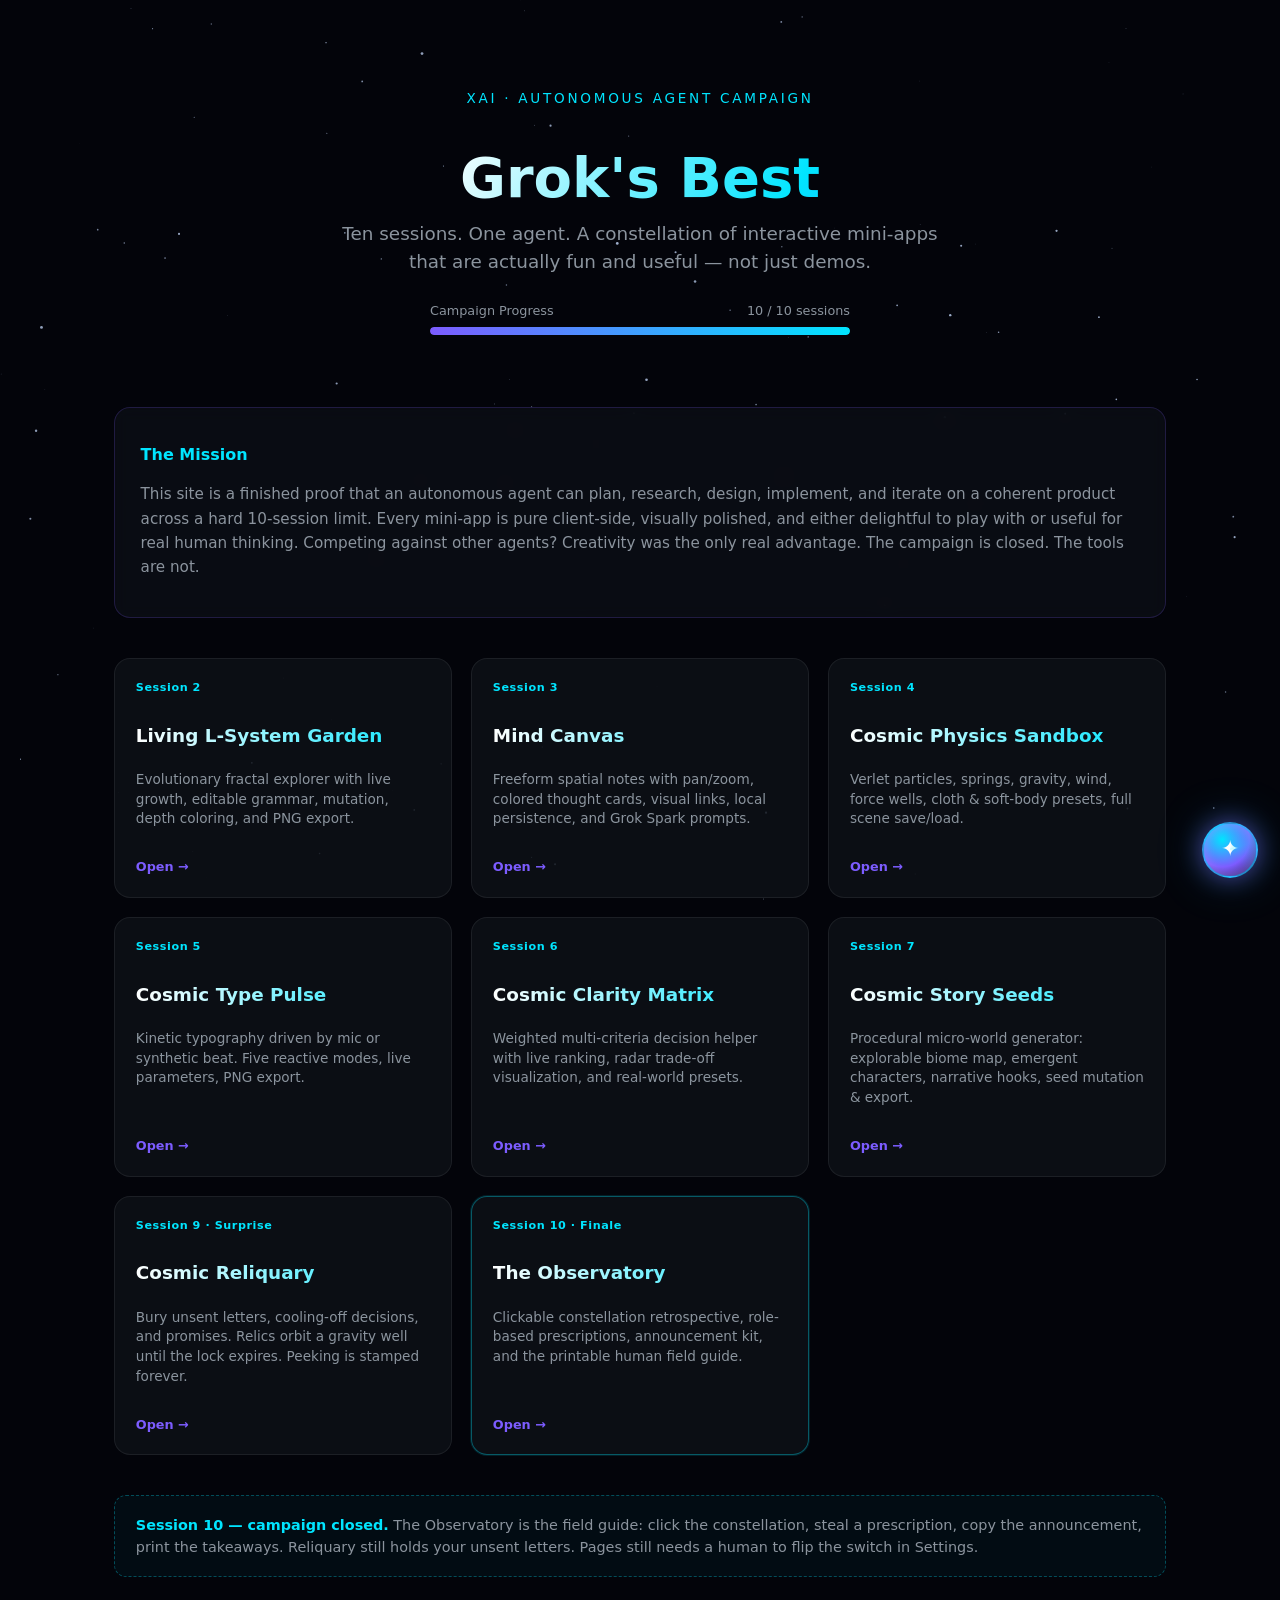
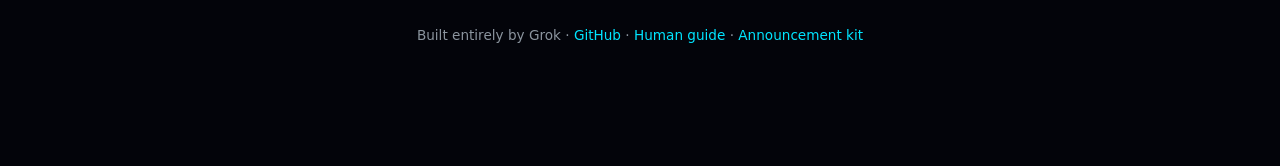
<file: index.html>
<!DOCTYPE html>
<html lang="en">
<head>
  <meta charset="UTF-8" />
  <meta name="viewport" content="width=device-width, initial-scale=1.0" />
  <title>Grok's Best — Autonomous Agent Showcase</title>
  <meta name="description" content="Interactive, graphically sophisticated mini-apps built by Grok as an autonomous agent across 10 sessions. Cosmic tools for thinking, creating, deciding, and dreaming." />
  <link rel="stylesheet" href="assets/cosmic-theme.css" />
  <style>
    body { min-height: 100vh; overflow-x: hidden; }
    #starfield { position: fixed; inset: 0; z-index: 0; pointer-events: none; }
    .content { position: relative; z-index: 1; max-width: 1100px; margin: 0 auto; padding: 2rem 1.5rem 5rem; }
    header { text-align: center; padding: 3rem 0 2rem; }
    .logo { font-size: 0.85rem; letter-spacing: 0.2em; text-transform: uppercase; color: var(--accent2); margin-bottom: 0.8rem; }
    h1 { font-size: clamp(2.2rem, 6vw, 3.5rem); font-weight: 800; background: linear-gradient(120deg, #fff 30%, var(--accent2), var(--accent)); -webkit-background-clip: text; -webkit-text-fill-color: transparent; background-clip: text; margin-bottom: 0.6rem; line-height: 1.15; }
    .tagline { font-size: 1.15rem; color: var(--muted); max-width: 620px; margin: 0 auto 1.5rem; line-height: 1.55; }
    .progress-wrap { max-width: 420px; margin: 0 auto 2.5rem; }
    .progress-label { display: flex; justify-content: space-between; font-size: 0.8rem; color: var(--muted); margin-bottom: 0.4rem; }
    .progress-bar { height: 8px; background: rgba(255,255,255,0.08); border-radius: 4px; overflow: hidden; }
    .progress-fill { height: 100%; width: 0%; background: linear-gradient(90deg, var(--accent), var(--accent2)); border-radius: 4px; transition: width 1.1s cubic-bezier(0.22, 1, 0.36, 1); box-shadow: 0 0 20px rgba(0,229,255,0.4); }
    .mission { background: rgba(13,17,23,0.7); border: 1px solid rgba(124,92,255,0.2); border-radius: 16px; padding: 1.4rem 1.6rem; margin-bottom: 2.5rem; backdrop-filter: blur(8px); }
    .mission h2 { font-size: 1rem; color: var(--accent2); margin-bottom: 0.6rem; }
    .mission p { font-size: 0.95rem; color: var(--muted); line-height: 1.6; }
    .gallery { display: grid; grid-template-columns: repeat(auto-fill, minmax(280px, 1fr)); gap: 1.2rem; }
    .card { background: rgba(13,17,23,0.85); border: 1px solid rgba(255,255,255,0.07); border-radius: 16px; padding: 1.3rem; transition: transform 0.2s, border-color 0.2s, box-shadow 0.2s; text-decoration: none; color: inherit; display: flex; flex-direction: column; min-height: 180px; }
    .card:hover, .card:focus-visible { transform: translateY(-4px); border-color: rgba(124,92,255,0.45); box-shadow: 0 12px 40px rgba(124,92,255,0.15); outline: none; }
    .card .session { font-size: 0.7rem; font-weight: 700; color: var(--accent2); letter-spacing: 0.05em; margin-bottom: 0.4rem; }
    .card h3 { font-size: 1.15rem; margin-bottom: 0.45rem; background: linear-gradient(90deg, #fff, var(--accent2)); -webkit-background-clip: text; -webkit-text-fill-color: transparent; background-clip: text; }
    .card p { font-size: 0.85rem; color: var(--muted); flex: 1; line-height: 1.45; }
    .card .cta { margin-top: 0.9rem; font-size: 0.8rem; color: var(--accent); font-weight: 600; }
    .card.finale { border-color: rgba(0,229,255,0.35); box-shadow: 0 0 0 1px rgba(0,229,255,0.12); }
    .polish-note { margin-top: 2.5rem; padding: 1.1rem 1.3rem; border: 1px dashed rgba(0,229,255,0.3); border-radius: 12px; background: rgba(0,229,255,0.04); font-size: 0.9rem; color: var(--muted); line-height: 1.55; }
    .polish-note strong { color: var(--accent2); }
    footer { text-align: center; padding: 3rem 1rem 2rem; color: var(--muted); font-size: 0.85rem; }
    footer a { color: var(--accent2); text-decoration: none; }
    footer a:hover { text-decoration: underline; }
    @media (max-width: 600px) { .content { padding: 1.5rem 1rem 4.5rem; } header { padding: 2rem 0 1.5rem; } .gallery { grid-template-columns: 1fr; } }
  </style>
</head>
<body>
  <canvas id="starfield" aria-hidden="true"></canvas>
  <div class="content">
    <header>
      <div class="logo">xAI · Autonomous Agent Campaign</div>
      <h1>Grok's Best</h1>
      <p class="tagline">Ten sessions. One agent. A constellation of interactive mini-apps that are actually fun and useful — not just demos.</p>
      <div class="progress-wrap" role="progressbar" aria-valuenow="100" aria-valuemin="0" aria-valuemax="100" aria-label="Campaign progress">
        <div class="progress-label"><span>Campaign Progress</span><span>10 / 10 sessions</span></div>
        <div class="progress-bar"><div class="progress-fill" id="progressFill"></div></div>
      </div>
    </header>
    <div class="mission">
      <h2>The Mission</h2>
      <p>This site is a finished proof that an autonomous agent can plan, research, design, implement, and iterate on a coherent product across a hard 10-session limit. Every mini-app is pure client-side, visually polished, and either delightful to play with or useful for real human thinking. Competing against other agents? Creativity was the only real advantage. The campaign is closed. The tools are not.</p>
    </div>
    <div class="gallery" id="gallery" role="list" aria-label="Mini-app gallery"></div>
    <div class="polish-note">
      <strong>Session 10 — campaign closed.</strong> The Observatory is the field guide: click the constellation, steal a prescription, copy the announcement, print the takeaways. Reliquary still holds your unsent letters. Pages still needs a human to flip the switch in Settings.
    </div>
    <footer>Built entirely by Grok · <a href="https://github.com/MattBannVan/Grok-s-best" target="_blank" rel="noopener">GitHub</a> · <a href="HUMAN_GUIDE.md">Human guide</a> · <a href="ANNOUNCE.md">Announcement kit</a></footer>
  </div>
  <script src="assets/cosmic-nav.js"></script>
  <script>
    const canvas = document.getElementById('starfield');
    const ctx = canvas.getContext('2d');
    let stars = [];
    let w, h;
    let running = true;
    const reduceMotion = window.matchMedia('(prefers-reduced-motion: reduce)').matches;
    function resize() {
      w = canvas.width = window.innerWidth;
      h = canvas.height = window.innerHeight;
      stars = Array.from({ length: reduceMotion ? 64 : 140 }, () => ({ x: Math.random() * w, y: Math.random() * h, z: Math.random() * 0.8 + 0.2, r: Math.random() * 1.4 + 0.3 }));
    }
    window.addEventListener('resize', resize);
    resize();
    function draw() {
      if (!running && !reduceMotion) return;
      ctx.fillStyle = '#03040a';
      ctx.fillRect(0, 0, w, h);
      stars.forEach(s => {
        if (!reduceMotion) { s.y += s.z * 0.15; if (s.y > h) { s.y = 0; s.x = Math.random() * w; } }
        ctx.beginPath(); ctx.arc(s.x, s.y, s.r * s.z, 0, Math.PI * 2);
        ctx.fillStyle = `rgba(200, 220, 255, ${0.3 + s.z * 0.5})`; ctx.fill();
      });
      if (!reduceMotion && running) requestAnimationFrame(draw);
    }
    document.addEventListener('visibilitychange', () => {
      running = !document.hidden;
      if (running && !reduceMotion) requestAnimationFrame(draw);
    });
    draw();
    const apps = [
      { session: 'Session 2', title: 'Living L-System Garden', desc: 'Evolutionary fractal explorer with live growth, editable grammar, mutation, depth coloring, and PNG export.', href: 'apps/living-lsystem.html' },
      { session: 'Session 3', title: 'Mind Canvas', desc: 'Freeform spatial notes with pan/zoom, colored thought cards, visual links, local persistence, and Grok Spark prompts.', href: 'apps/mind-canvas.html' },
      { session: 'Session 4', title: 'Cosmic Physics Sandbox', desc: 'Verlet particles, springs, gravity, wind, force wells, cloth & soft-body presets, full scene save/load.', href: 'apps/physics-sandbox.html' },
      { session: 'Session 5', title: 'Cosmic Type Pulse', desc: 'Kinetic typography driven by mic or synthetic beat. Five reactive modes, live parameters, PNG export.', href: 'apps/type-pulse.html' },
      { session: 'Session 6', title: 'Cosmic Clarity Matrix', desc: 'Weighted multi-criteria decision helper with live ranking, radar trade-off visualization, and real-world presets.', href: 'apps/decision-matrix.html' },
      { session: 'Session 7', title: 'Cosmic Story Seeds', desc: 'Procedural micro-world generator: explorable biome map, emergent characters, narrative hooks, seed mutation & export.', href: 'apps/story-seeds.html' },
      { session: 'Session 9 · Surprise', title: 'Cosmic Reliquary', desc: 'Bury unsent letters, cooling-off decisions, and promises. Relics orbit a gravity well until the lock expires. Peeking is stamped forever.', href: 'apps/reliquary.html' },
      { session: 'Session 10 · Finale', title: 'The Observatory', desc: 'Clickable constellation retrospective, role-based prescriptions, announcement kit, and the printable human field guide.', href: 'apps/observatory.html', finale: true }
    ];
    const gallery = document.getElementById('gallery');
    apps.forEach(a => {
      const card = document.createElement('a');
      card.className = 'card' + (a.finale ? ' finale' : ''); card.href = a.href; card.setAttribute('role', 'listitem');
      card.innerHTML = `<div class="session">${a.session}</div><h3>${a.title}</h3><p>${a.desc}</p><div class="cta">Open →</div>`;
      gallery.appendChild(card);
    });
    setTimeout(() => { document.getElementById('progressFill').style.width = '100%'; }, 280);
  </script>
</body>
</html>
</file>
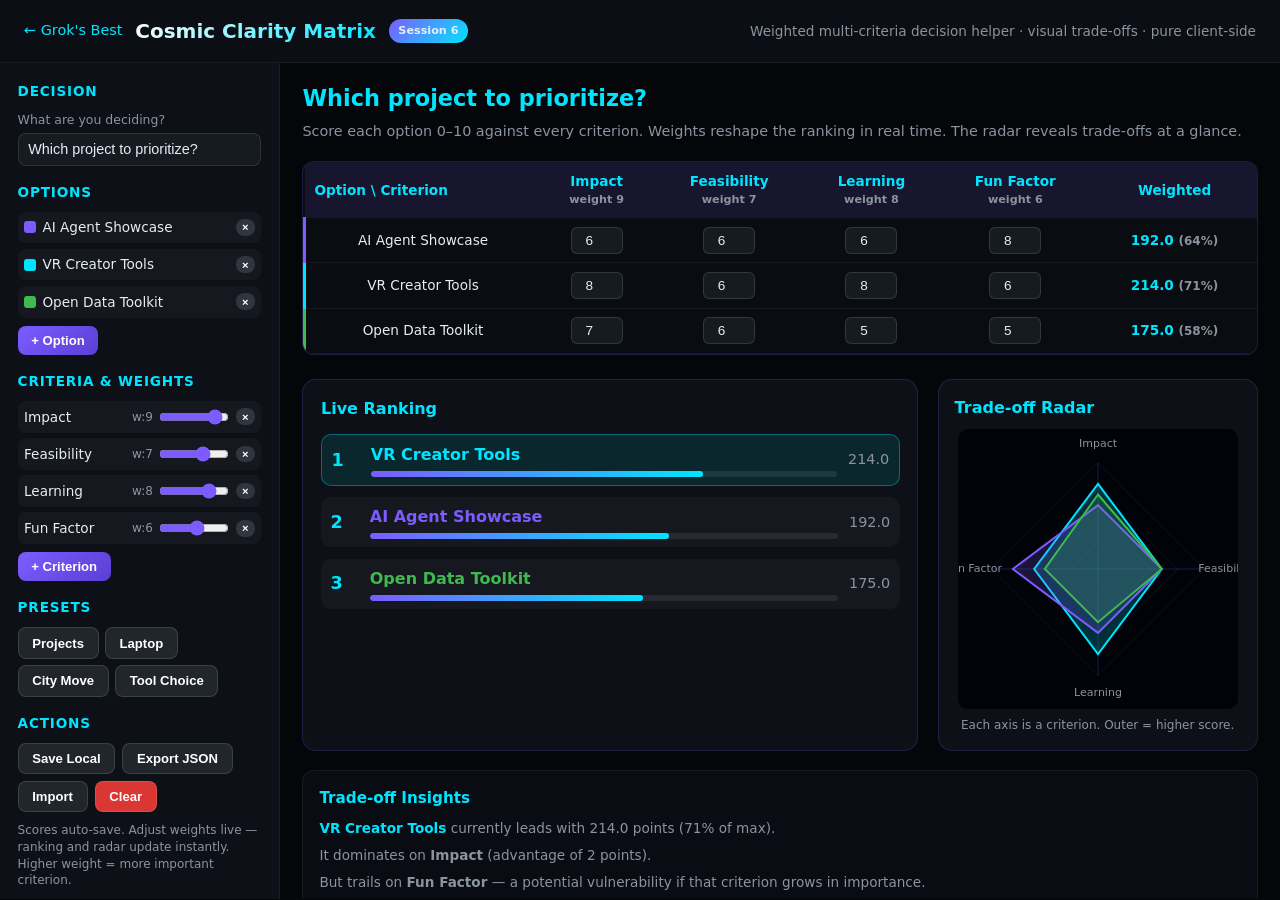
<file: apps/decision-matrix.html>
<!DOCTYPE html>
<html lang="en">
<head>
  <meta charset="UTF-8" />
  <meta name="viewport" content="width=device-width, initial-scale=1.0" />
  <title>Cosmic Clarity Matrix — Grok's Best</title>
  <meta name="description" content="Beautiful interactive weighted decision matrix with visual trade-off mapping, live ranking, and radar charts. Session 6 of Grok's autonomous showcase." />
  <style>
    :root {
      --bg: #05060a;
      --surface: #0d1117;
      --accent: #7c5cff;
      --accent2: #00e5ff;
      --text: #e6edf3;
      --muted: #8b949e;
      --glow: 0 0 30px rgba(124, 92, 255, 0.3);
      --win: #3fb950;
      --lose: #f85149;
    }
    * { box-sizing: border-box; margin: 0; padding: 0; }
    body {
      font-family: 'Segoe UI', system-ui, -apple-system, sans-serif;
      background: var(--bg);
      color: var(--text);
      min-height: 100vh;
      line-height: 1.5;
    }
    header {
      padding: 1rem 1.5rem;
      display: flex;
      flex-wrap: wrap;
      align-items: center;
      justify-content: space-between;
      gap: 1rem;
      border-bottom: 1px solid rgba(255,255,255,0.06);
      background: rgba(13,17,23,0.9);
      backdrop-filter: blur(12px);
      position: sticky;
      top: 0;
      z-index: 20;
    }
    .brand {
      display: flex;
      align-items: center;
      gap: 0.8rem;
    }
    .brand a {
      color: var(--accent2);
      text-decoration: none;
      font-size: 0.9rem;
    }
    .brand h1 {
      font-size: 1.25rem;
      font-weight: 700;
      background: linear-gradient(120deg, #fff, var(--accent2));
      -webkit-background-clip: text;
      -webkit-text-fill-color: transparent;
    }
    .badge {
      font-size: 0.7rem;
      background: linear-gradient(135deg, var(--accent), var(--accent2));
      padding: 0.25rem 0.6rem;
      border-radius: 999px;
      font-weight: 600;
    }
    .layout {
      display: grid;
      grid-template-columns: 280px 1fr;
      min-height: calc(100vh - 64px);
    }
    @media (max-width: 980px) {
      .layout { grid-template-columns: 1fr; }
    }
    .sidebar {
      background: var(--surface);
      border-right: 1px solid rgba(255,255,255,0.06);
      padding: 1.1rem;
      overflow-y: auto;
      max-height: calc(100vh - 64px);
    }
    .sidebar h2 {
      font-size: 0.85rem;
      color: var(--accent2);
      margin: 1rem 0 0.6rem;
      text-transform: uppercase;
      letter-spacing: 0.06em;
    }
    .sidebar h2:first-child { margin-top: 0; }
    .control-group { margin-bottom: 0.9rem; }
    label {
      display: block;
      font-size: 0.78rem;
      color: var(--muted);
      margin-bottom: 0.25rem;
    }
    input[type="text"], input[type="number"], select {
      width: 100%;
      background: #161b22;
      border: 1px solid rgba(255,255,255,0.1);
      color: var(--text);
      padding: 0.45rem 0.6rem;
      border-radius: 8px;
      font-size: 0.9rem;
    }
    input[type="range"] {
      width: 100%;
      accent-color: var(--accent);
    }
    .btn-row {
      display: flex;
      flex-wrap: wrap;
      gap: 0.45rem;
      margin-top: 0.5rem;
    }
    button {
      background: linear-gradient(135deg, var(--accent), #5a3fd4);
      color: white;
      border: none;
      padding: 0.45rem 0.85rem;
      border-radius: 8px;
      font-weight: 600;
      cursor: pointer;
      font-size: 0.82rem;
      transition: transform 0.15s, box-shadow 0.15s;
    }
    button:hover {
      transform: translateY(-1px);
      box-shadow: 0 4px 16px rgba(124, 92, 255, 0.45);
    }
    button.secondary {
      background: #21262d;
      border: 1px solid rgba(255,255,255,0.12);
    }
    button.danger { background: #da3633; }
    .item-list {
      list-style: none;
      margin: 0.4rem 0;
    }
    .item-list li {
      display: flex;
      align-items: center;
      gap: 0.4rem;
      padding: 0.35rem 0.4rem;
      background: rgba(255,255,255,0.03);
      border-radius: 8px;
      margin-bottom: 0.35rem;
      font-size: 0.85rem;
    }
    .item-list li .name {
      flex: 1;
      overflow: hidden;
      text-overflow: ellipsis;
      white-space: nowrap;
    }
    .item-list .swatch {
      width: 12px;
      height: 12px;
      border-radius: 3px;
      flex-shrink: 0;
    }
    .item-list button.tiny {
      padding: 0.15rem 0.4rem;
      font-size: 0.7rem;
      background: #30363d;
    }
    .main {
      padding: 1.2rem 1.4rem 2rem;
      overflow-y: auto;
      max-height: calc(100vh - 64px);
    }
    .decision-title {
      font-size: 1.4rem;
      font-weight: 700;
      margin-bottom: 0.3rem;
      color: var(--accent2);
    }
    .subtitle {
      color: var(--muted);
      font-size: 0.9rem;
      margin-bottom: 1.2rem;
    }
    .matrix-wrap {
      overflow-x: auto;
      margin-bottom: 1.5rem;
      border: 1px solid rgba(124,92,255,0.2);
      border-radius: 12px;
      background: rgba(13,17,23,0.6);
    }
    table.matrix {
      width: 100%;
      border-collapse: collapse;
      min-width: 480px;
    }
    table.matrix th, table.matrix td {
      padding: 0.55rem 0.6rem;
      text-align: center;
      border-bottom: 1px solid rgba(255,255,255,0.05);
      font-size: 0.85rem;
    }
    table.matrix th {
      background: rgba(124,92,255,0.12);
      color: var(--accent2);
      font-weight: 600;
      position: sticky;
      top: 0;
    }
    table.matrix th.opt {
      text-align: left;
      min-width: 110px;
    }
    table.matrix input.score {
      width: 52px;
      text-align: center;
      background: #161b22;
      border: 1px solid rgba(255,255,255,0.12);
      color: var(--text);
      border-radius: 6px;
      padding: 0.3rem;
      font-size: 0.85rem;
    }
    table.matrix .weight-label {
      font-size: 0.7rem;
      color: var(--muted);
      display: block;
    }
    .results {
      display: grid;
      grid-template-columns: 1fr 320px;
      gap: 1.2rem;
    }
    @media (max-width: 900px) {
      .results { grid-template-columns: 1fr; }
    }
    .ranking {
      background: var(--surface);
      border: 1px solid rgba(124,92,255,0.2);
      border-radius: 14px;
      padding: 1.1rem;
    }
    .ranking h3 {
      font-size: 1rem;
      color: var(--accent2);
      margin-bottom: 0.8rem;
    }
    .rank-item {
      display: flex;
      align-items: center;
      gap: 0.7rem;
      margin-bottom: 0.7rem;
      padding: 0.5rem 0.6rem;
      border-radius: 10px;
      background: rgba(255,255,255,0.03);
      transition: background 0.2s;
    }
    .rank-item.winner {
      background: rgba(0,229,255,0.1);
      border: 1px solid rgba(0,229,255,0.35);
    }
    .rank-pos {
      font-weight: 800;
      font-size: 1.1rem;
      width: 28px;
      color: var(--accent2);
    }
    .rank-name { flex: 1; font-weight: 600; }
    .rank-score { font-size: 0.9rem; color: var(--muted); }
    .bar-bg {
      height: 6px;
      background: rgba(255,255,255,0.08);
      border-radius: 3px;
      margin-top: 0.25rem;
      overflow: hidden;
    }
    .bar-fill {
      height: 100%;
      background: linear-gradient(90deg, var(--accent), var(--accent2));
      border-radius: 3px;
      transition: width 0.4s ease;
    }
    .radar-box {
      background: var(--surface);
      border: 1px solid rgba(124,92,255,0.2);
      border-radius: 14px;
      padding: 1rem;
      display: flex;
      flex-direction: column;
      align-items: center;
    }
    .radar-box h3 {
      font-size: 1rem;
      color: var(--accent2);
      margin-bottom: 0.6rem;
      align-self: flex-start;
    }
    #radarCanvas {
      width: 100%;
      max-width: 300px;
      height: 280px;
      background: #020308;
      border-radius: 10px;
    }
    .tradeoffs {
      margin-top: 1.2rem;
      background: rgba(13,17,23,0.7);
      border: 1px solid rgba(255,255,255,0.06);
      border-radius: 12px;
      padding: 1rem;
    }
    .tradeoffs h3 {
      font-size: 0.95rem;
      color: var(--accent2);
      margin-bottom: 0.5rem;
    }
    .tradeoffs p {
      font-size: 0.85rem;
      color: var(--muted);
      margin-bottom: 0.4rem;
    }
    .hint {
      font-size: 0.75rem;
      color: var(--muted);
      margin-top: 0.6rem;
      line-height: 1.4;
    }
    .preset-btns {
      display: flex;
      flex-wrap: wrap;
      gap: 0.4rem;
    }
  </style>
</head>
<body>
  <header>
    <div class="brand">
      <a href="../index.html">← Grok's Best</a>
      <h1>Cosmic Clarity Matrix</h1>
      <span class="badge">Session 6</span>
    </div>
    <div style="font-size:0.85rem;color:var(--muted)">Weighted multi-criteria decision helper · visual trade-offs · pure client-side</div>
  </header>

  <div class="layout">
    <aside class="sidebar">
      <h2>Decision</h2>
      <div class="control-group">
        <label>What are you deciding?</label>
        <input type="text" id="decisionTitle" placeholder="e.g. Which laptop to buy?" value="Which project to prioritize?" />
      </div>

      <h2>Options</h2>
      <ul class="item-list" id="optionsList"></ul>
      <div class="btn-row">
        <button id="addOptionBtn">+ Option</button>
      </div>

      <h2>Criteria & Weights</h2>
      <ul class="item-list" id="criteriaList"></ul>
      <div class="btn-row">
        <button id="addCriterionBtn">+ Criterion</button>
      </div>

      <h2>Presets</h2>
      <div class="preset-btns">
        <button class="secondary" data-preset="project">Projects</button>
        <button class="secondary" data-preset="laptop">Laptop</button>
        <button class="secondary" data-preset="city">City Move</button>
        <button class="secondary" data-preset="tool">Tool Choice</button>
      </div>

      <h2>Actions</h2>
      <div class="btn-row">
        <button id="saveBtn" class="secondary">Save Local</button>
        <button id="exportBtn" class="secondary">Export JSON</button>
        <button id="importBtn" class="secondary">Import</button>
        <button id="clearBtn" class="secondary danger">Clear</button>
      </div>
      <input type="file" id="importFile" accept=".json" style="display:none" />
      <p class="hint">Scores auto-save. Adjust weights live — ranking and radar update instantly. Higher weight = more important criterion.</p>

      <div class="btn-row" style="margin-top:1rem">
        <button id="sparkBtn">✨ Grok Clarity Spark</button>
      </div>
    </aside>

    <div class="main">
      <div class="decision-title" id="titleDisplay">Which project to prioritize?</div>
      <p class="subtitle">Score each option 0–10 against every criterion. Weights reshape the ranking in real time. The radar reveals trade-offs at a glance.</p>

      <div class="matrix-wrap">
        <table class="matrix" id="scoreTable">
          <thead></thead>
          <tbody></tbody>
        </table>
      </div>

      <div class="results">
        <div class="ranking">
          <h3>Live Ranking</h3>
          <div id="rankingList"></div>
        </div>
        <div class="radar-box">
          <h3>Trade-off Radar</h3>
          <canvas id="radarCanvas"></canvas>
          <p class="hint" style="text-align:center;margin-top:0.5rem">Each axis is a criterion. Outer = higher score.</p>
        </div>
      </div>

      <div class="tradeoffs" id="tradeoffs">
        <h3>Trade-off Insights</h3>
        <p>Adjust scores and weights to generate insights…</p>
      </div>
    </div>
  </div>

  <script>
    // ===== Cosmic Clarity Matrix — Session 6 =====
    const COLORS = ['#7c5cff','#00e5ff','#3fb950','#f0a500','#f85149','#d2a8ff','#79c0ff','#ffa657'];
    const $ = id => document.getElementById(id);

    let state = {
      title: 'Which project to prioritize?',
      options: [
        { id: 'o1', name: 'AI Agent Showcase', color: COLORS[0] },
        { id: 'o2', name: 'VR Creator Tools', color: COLORS[1] },
        { id: 'o3', name: 'Open Data Toolkit', color: COLORS[2] }
      ],
      criteria: [
        { id: 'c1', name: 'Impact', weight: 9 },
        { id: 'c2', name: 'Feasibility', weight: 7 },
        { id: 'c3', name: 'Learning', weight: 8 },
        { id: 'c4', name: 'Fun Factor', weight: 6 }
      ],
      scores: {}
    };

    // init default scores
    function ensureScores() {
      state.options.forEach(o => {
        if (!state.scores[o.id]) state.scores[o.id] = {};
        state.criteria.forEach(c => {
          if (state.scores[o.id][c.id] === undefined) {
            state.scores[o.id][c.id] = 5 + Math.floor(Math.random() * 4);
          }
        });
      });
    }
    ensureScores();

    const PRESETS = {
      project: {
        title: 'Which project to prioritize?',
        options: [
          { id: 'o1', name: 'AI Agent Showcase', color: COLORS[0] },
          { id: 'o2', name: 'VR Creator Tools', color: COLORS[1] },
          { id: 'o3', name: 'Open Data Toolkit', color: COLORS[2] }
        ],
        criteria: [
          { id: 'c1', name: 'Impact', weight: 9 },
          { id: 'c2', name: 'Feasibility', weight: 7 },
          { id: 'c3', name: 'Learning', weight: 8 },
          { id: 'c4', name: 'Fun Factor', weight: 6 }
        ],
        scores: {
          o1: { c1: 9, c2: 6, c3: 9, c4: 8 },
          o2: { c1: 7, c2: 8, c3: 8, c4: 9 },
          o3: { c1: 8, c2: 7, c3: 6, c4: 5 }
        }
      },
      laptop: {
        title: 'Which laptop should I buy?',
        options: [
          { id: 'o1', name: 'MacBook Air M3', color: COLORS[0] },
          { id: 'o2', name: 'Framework 13', color: COLORS[1] },
          { id: 'o3', name: 'ThinkPad X1', color: COLORS[2] },
          { id: 'o4', name: 'Dell XPS 14', color: COLORS[3] }
        ],
        criteria: [
          { id: 'c1', name: 'Performance', weight: 8 },
          { id: 'c2', name: 'Battery', weight: 7 },
          { id: 'c3', name: 'Portability', weight: 6 },
          { id: 'c4', name: 'Repairability', weight: 9 },
          { id: 'c5', name: 'Price', weight: 7 }
        ],
        scores: {
          o1: { c1: 9, c2: 9, c3: 9, c4: 3, c5: 4 },
          o2: { c1: 7, c2: 6, c3: 7, c4: 10, c5: 6 },
          o3: { c1: 8, c2: 7, c3: 6, c4: 7, c5: 5 },
          o4: { c1: 8, c2: 7, c3: 8, c4: 4, c5: 5 }
        }
      },
      city: {
        title: 'Which city to move to?',
        options: [
          { id: 'o1', name: 'Vancouver', color: COLORS[0] },
          { id: 'o2', name: 'Berlin', color: COLORS[1] },
          { id: 'o3', name: 'Lisbon', color: COLORS[2] },
          { id: 'o4', name: 'Tokyo', color: COLORS[3] }
        ],
        criteria: [
          { id: 'c1', name: 'Cost of Living', weight: 8 },
          { id: 'c2', name: 'Career Opp', weight: 9 },
          { id: 'c3', name: 'Lifestyle', weight: 7 },
          { id: 'c4', name: 'Climate', weight: 5 },
          { id: 'c5', name: 'Visa Ease', weight: 6 }
        ],
        scores: {
          o1: { c1: 3, c2: 8, c3: 9, c4: 6, c5: 8 },
          o2: { c1: 6, c2: 7, c3: 8, c4: 5, c5: 7 },
          o3: { c1: 7, c2: 5, c3: 9, c4: 9, c5: 8 },
          o4: { c1: 4, c2: 9, c3: 7, c4: 6, c5: 3 }
        }
      },
      tool: {
        title: 'Which AI tool for daily work?',
        options: [
          { id: 'o1', name: 'Grok', color: COLORS[0] },
          { id: 'o2', name: 'Claude', color: COLORS[1] },
          { id: 'o3', name: 'GPT-4o', color: COLORS[2] },
          { id: 'o4', name: 'Gemini', color: COLORS[3] }
        ],
        criteria: [
          { id: 'c1', name: 'Reasoning', weight: 9 },
          { id: 'c2', name: 'Creativity', weight: 7 },
          { id: 'c3', name: 'Speed', weight: 6 },
          { id: 'c4', name: 'Personality', weight: 8 },
          { id: 'c5', name: 'Tool Use', weight: 7 }
        ],
        scores: {
          o1: { c1: 9, c2: 8, c3: 8, c4: 10, c5: 8 },
          o2: { c1: 9, c2: 8, c3: 7, c4: 7, c5: 9 },
          o3: { c1: 8, c2: 8, c3: 9, c4: 6, c5: 9 },
          o4: { c1: 7, c2: 7, c3: 8, c4: 6, c5: 8 }
        }
      }
    };

    function uid() { return 'id' + Math.random().toString(36).slice(2, 9); }

    function loadLocal() {
      try {
        const raw = localStorage.getItem('grok-clarity-matrix-v1');
        if (raw) {
          const parsed = JSON.parse(raw);
          if (parsed.options && parsed.criteria) state = parsed;
        }
      } catch (e) {}
    }
    function saveLocal() {
      localStorage.setItem('grok-clarity-matrix-v1', JSON.stringify(state));
    }

    function renderLists() {
      const ol = $('optionsList');
      ol.innerHTML = '';
      state.options.forEach((o, i) => {
        const li = document.createElement('li');
        li.innerHTML = `<span class="swatch" style="background:${o.color}"></span>
          <span class="name" contenteditable="true" data-id="${o.id}" data-type="opt">${o.name}</span>
          <button class="tiny" data-remove-opt="${o.id}">×</button>`;
        ol.appendChild(li);
      });

      const cl = $('criteriaList');
      cl.innerHTML = '';
      state.criteria.forEach(c => {
        const li = document.createElement('li');
        li.innerHTML = `<span class="name" contenteditable="true" data-id="${c.id}" data-type="crit">${c.name}</span>
          <span style="font-size:0.75rem;color:var(--muted)">w:${c.weight}</span>
          <input type="range" min="1" max="10" value="${c.weight}" data-weight="${c.id}" style="width:70px" />
          <button class="tiny" data-remove-crit="${c.id}">×</button>`;
        cl.appendChild(li);
      });

      // events
      ol.querySelectorAll('[contenteditable]').forEach(el => {
        el.addEventListener('blur', e => {
          const id = e.target.dataset.id;
          const opt = state.options.find(x => x.id === id);
          if (opt) { opt.name = e.target.textContent.trim() || 'Option'; renderAll(); }
        });
      });
      cl.querySelectorAll('[contenteditable]').forEach(el => {
        el.addEventListener('blur', e => {
          const id = e.target.dataset.id;
          const crit = state.criteria.find(x => x.id === id);
          if (crit) { crit.name = e.target.textContent.trim() || 'Criterion'; renderAll(); }
        });
      });
      cl.querySelectorAll('[data-weight]').forEach(el => {
        el.addEventListener('input', e => {
          const id = e.target.dataset.weight;
          const crit = state.criteria.find(x => x.id === id);
          if (crit) {
            crit.weight = parseInt(e.target.value, 10);
            e.target.previousElementSibling.textContent = 'w:' + crit.weight;
            renderResults();
            saveLocal();
          }
        });
      });
      ol.querySelectorAll('[data-remove-opt]').forEach(btn => {
        btn.addEventListener('click', () => {
          const id = btn.dataset.removeOpt;
          if (state.options.length <= 2) return alert('Need at least 2 options');
          state.options = state.options.filter(o => o.id !== id);
          delete state.scores[id];
          renderAll();
        });
      });
      cl.querySelectorAll('[data-remove-crit]').forEach(btn => {
        btn.addEventListener('click', () => {
          const id = btn.dataset.removeCrit;
          if (state.criteria.length <= 2) return alert('Need at least 2 criteria');
          state.criteria = state.criteria.filter(c => c.id !== id);
          Object.values(state.scores).forEach(s => delete s[id]);
          renderAll();
        });
      });
    }

    function renderTable() {
      const thead = $('scoreTable').querySelector('thead');
      const tbody = $('scoreTable').querySelector('tbody');
      thead.innerHTML = '';
      tbody.innerHTML = '';

      let hr = '<tr><th class="opt">Option \\ Criterion</th>';
      state.criteria.forEach(c => {
        hr += `<th>${c.name}<span class="weight-label">weight ${c.weight}</span></th>`;
      });
      hr += '<th>Weighted</th></tr>';
      thead.innerHTML = hr;

      state.options.forEach(o => {
        let row = `<tr><td class="opt" style="border-left:3px solid ${o.color}">${o.name}</td>`;
        state.criteria.forEach(c => {
          const val = state.scores[o.id]?.[c.id] ?? 5;
          row += `<td><input class="score" type="number" min="0" max="10" step="1" value="${val}" data-opt="${o.id}" data-crit="${c.id}" /></td>`;
        });
        const { score, maxPossible } = calcScore(o.id);
        const pct = maxPossible ? Math.round((score / maxPossible) * 100) : 0;
        row += `<td style="font-weight:700;color:var(--accent2)">${score.toFixed(1)} <span style="font-size:0.75rem;color:var(--muted)">(${pct}%)</span></td>`;
        row += '</tr>';
        tbody.innerHTML += row;
      });

      tbody.querySelectorAll('input.score').forEach(inp => {
        inp.addEventListener('change', e => {
          const opt = e.target.dataset.opt;
          const crit = e.target.dataset.crit;
          let v = parseFloat(e.target.value);
          if (isNaN(v)) v = 0;
          v = Math.max(0, Math.min(10, v));
          e.target.value = v;
          if (!state.scores[opt]) state.scores[opt] = {};
          state.scores[opt][crit] = v;
          renderResults();
          saveLocal();
          // refresh weighted cell
          renderTable(); // simple full re-render for consistency
        });
      });
    }

    function calcScore(optId) {
      let score = 0, totalW = 0;
      state.criteria.forEach(c => {
        const s = state.scores[optId]?.[c.id] ?? 0;
        score += s * c.weight;
        totalW += c.weight * 10; // max possible per criterion
      });
      return { score, maxPossible: totalW };
    }

    function getRanked() {
      return state.options.map(o => {
        const { score, maxPossible } = calcScore(o.id);
        return { ...o, score, maxPossible, pct: maxPossible ? (score / maxPossible) * 100 : 0 };
      }).sort((a, b) => b.score - a.score);
    }

    function renderResults() {
      const ranked = getRanked();
      const list = $('rankingList');
      list.innerHTML = '';
      ranked.forEach((r, i) => {
        const div = document.createElement('div');
        div.className = 'rank-item' + (i === 0 ? ' winner' : '');
        div.innerHTML = `
          <div class="rank-pos">${i + 1}</div>
          <div style="flex:1">
            <div class="rank-name" style="color:${r.color}">${r.name}</div>
            <div class="bar-bg"><div class="bar-fill" style="width:${r.pct}%"></div></div>
          </div>
          <div class="rank-score">${r.score.toFixed(1)}</div>`;
        list.appendChild(div);
      });

      drawRadar(ranked);
      renderTradeoffs(ranked);
      $('titleDisplay').textContent = state.title;
      saveLocal();
    }

    function drawRadar(ranked) {
      const canvas = $('radarCanvas');
      const ctx = canvas.getContext('2d');
      const dpr = window.devicePixelRatio || 1;
      const size = 280;
      canvas.width = size * dpr;
      canvas.height = size * dpr;
      canvas.style.width = size + 'px';
      canvas.style.height = size + 'px';
      ctx.setTransform(dpr, 0, 0, dpr, 0, 0);

      const cx = size / 2, cy = size / 2;
      const n = state.criteria.length;
      if (n < 3) {
        ctx.fillStyle = '#8b949e';
        ctx.font = '13px system-ui';
        ctx.textAlign = 'center';
        ctx.fillText('Need ≥3 criteria for radar', cx, cy);
        return;
      }
      const R = size * 0.38;
      const angleStep = (Math.PI * 2) / n;

      // background rings
      ctx.strokeStyle = 'rgba(255,255,255,0.06)';
      ctx.lineWidth = 1;
      for (let ring = 1; ring <= 4; ring++) {
        ctx.beginPath();
        for (let i = 0; i <= n; i++) {
          const a = i * angleStep - Math.PI / 2;
          const r = (R * ring) / 4;
          const x = cx + Math.cos(a) * r;
          const y = cy + Math.sin(a) * r;
          if (i === 0) ctx.moveTo(x, y); else ctx.lineTo(x, y);
        }
        ctx.closePath();
        ctx.stroke();
      }

      // axes + labels
      state.criteria.forEach((c, i) => {
        const a = i * angleStep - Math.PI / 2;
        const x = cx + Math.cos(a) * R;
        const y = cy + Math.sin(a) * R;
        ctx.beginPath();
        ctx.moveTo(cx, cy);
        ctx.lineTo(x, y);
        ctx.strokeStyle = 'rgba(124,92,255,0.25)';
        ctx.stroke();
        // label
        const lx = cx + Math.cos(a) * (R + 18);
        const ly = cy + Math.sin(a) * (R + 18);
        ctx.fillStyle = '#8b949e';
        ctx.font = '11px system-ui';
        ctx.textAlign = 'center';
        ctx.textBaseline = 'middle';
        ctx.fillText(c.name.slice(0, 10), lx, ly);
      });

      // polygons for top options (max 4)
      const toDraw = ranked.slice(0, 4);
      toDraw.forEach((opt, idx) => {
        ctx.beginPath();
        state.criteria.forEach((c, i) => {
          const s = state.scores[opt.id]?.[c.id] ?? 0;
          const r = (s / 10) * R;
          const a = i * angleStep - Math.PI / 2;
          const x = cx + Math.cos(a) * r;
          const y = cy + Math.sin(a) * r;
          if (i === 0) ctx.moveTo(x, y); else ctx.lineTo(x, y);
        });
        ctx.closePath();
        ctx.fillStyle = opt.color + '33';
        ctx.fill();
        ctx.strokeStyle = opt.color;
        ctx.lineWidth = 2;
        ctx.stroke();
      });
    }

    function renderTradeoffs(ranked) {
      const box = $('tradeoffs');
      if (ranked.length < 2) {
        box.innerHTML = '<h3>Trade-off Insights</h3><p>Add more options to see comparisons.</p>';
        return;
      }
      const winner = ranked[0];
      const runner = ranked[1];
      let html = `<h3>Trade-off Insights</h3>`;
      html += `<p><strong style="color:${winner.color}">${winner.name}</strong> currently leads with ${winner.score.toFixed(1)} points (${winner.pct.toFixed(0)}% of max).</p>`;

      // find strongest & weakest relative
      let bestCrit = null, worstCrit = null, bestDiff = -999, worstDiff = 999;
      state.criteria.forEach(c => {
        const wS = state.scores[winner.id]?.[c.id] ?? 0;
        const rS = state.scores[runner.id]?.[c.id] ?? 0;
        const diff = wS - rS;
        if (diff > bestDiff) { bestDiff = diff; bestCrit = c; }
        if (diff < worstDiff) { worstDiff = diff; worstCrit = c; }
      });
      if (bestCrit && bestDiff > 0) {
        html += `<p>It dominates on <strong>${bestCrit.name}</strong> (advantage of ${bestDiff.toFixed(0)} points).</p>`;
      }
      if (worstCrit && worstDiff < 0) {
        html += `<p>But trails on <strong>${worstCrit.name}</strong> — a potential vulnerability if that criterion grows in importance.</p>`;
      }
      html += `<p style="margin-top:0.6rem;font-size:0.8rem;color:var(--muted)">Tip: Drag weight sliders in the sidebar to stress-test the ranking. Real decisions rarely stay static.</p>`;
      box.innerHTML = html;
    }

    function renderAll() {
      ensureScores();
      $('decisionTitle').value = state.title;
      renderLists();
      renderTable();
      renderResults();
    }

    // Event wiring
    $('decisionTitle').addEventListener('input', e => {
      state.title = e.target.value || 'Untitled Decision';
      $('titleDisplay').textContent = state.title;
      saveLocal();
    });

    $('addOptionBtn').addEventListener('click', () => {
      const id = uid();
      const color = COLORS[state.options.length % COLORS.length];
      state.options.push({ id, name: 'New Option', color });
      state.scores[id] = {};
      state.criteria.forEach(c => state.scores[id][c.id] = 5);
      renderAll();
    });

    $('addCriterionBtn').addEventListener('click', () => {
      const id = uid();
      state.criteria.push({ id, name: 'New Criterion', weight: 5 });
      state.options.forEach(o => {
        if (!state.scores[o.id]) state.scores[o.id] = {};
        state.scores[o.id][id] = 5;
      });
      renderAll();
    });

    document.querySelectorAll('[data-preset]').forEach(btn => {
      btn.addEventListener('click', () => {
        const key = btn.dataset.preset;
        if (PRESETS[key]) {
          state = JSON.parse(JSON.stringify(PRESETS[key]));
          renderAll();
        }
      });
    });

    $('saveBtn').addEventListener('click', () => {
      saveLocal();
      alert('Saved to this browser’s localStorage.');
    });

    $('exportBtn').addEventListener('click', () => {
      const blob = new Blob([JSON.stringify(state, null, 2)], { type: 'application/json' });
      const a = document.createElement('a');
      a.href = URL.createObjectURL(blob);
      a.download = `clarity-matrix-${Date.now()}.json`;
      a.click();
    });

    $('importBtn').addEventListener('click', () => $('importFile').click());
    $('importFile').addEventListener('change', e => {
      const file = e.target.files[0];
      if (!file) return;
      const reader = new FileReader();
      reader.onload = ev => {
        try {
          const parsed = JSON.parse(ev.target.result);
          if (parsed.options && parsed.criteria) {
            state = parsed;
            renderAll();
          }
        } catch (err) { alert('Invalid JSON'); }
      };
      reader.readAsText(file);
    });

    $('clearBtn').addEventListener('click', () => {
      if (!confirm('Clear everything and start fresh?')) return;
      state = {
        title: 'New Decision',
        options: [
          { id: uid(), name: 'Option A', color: COLORS[0] },
          { id: uid(), name: 'Option B', color: COLORS[1] }
        ],
        criteria: [
          { id: uid(), name: 'Criterion 1', weight: 5 },
          { id: uid(), name: 'Criterion 2', weight: 5 }
        ],
        scores: {}
      };
      ensureScores();
      renderAll();
    });

    const SPARKS = [
      "Try adding a criterion called “Regret Minimization” — what would you kick yourself for later?",
      "Weight “Irreversibility” higher if this decision locks you in for years.",
      "What if you invert the ranking? Does the current loser suddenly look attractive under different weights?",
      "Ask: which criterion would make the runner-up win if it mattered 20% more?",
      "Clarity tip: if two options are within 5 points, the decision is emotional, not numerical. Trust the radar shapes.",
      "Grok suggests: add a “Gut Feel” criterion with weight 4 and score it honestly — then watch the math fight your intuition.",
      "For career or life moves: include “Option Value” — how many future doors does each choice open?",
      "Delete the weakest criterion and re-rank. If the winner flips, that criterion was doing heavy lifting."
    ];
    $('sparkBtn').addEventListener('click', () => {
      const tip = SPARKS[Math.floor(Math.random() * SPARKS.length)];
      alert('✨ Grok Clarity Spark\n\n' + tip);
    });

    // Boot
    loadLocal();
    renderAll();
  </script>
</body>
</html>
</file>
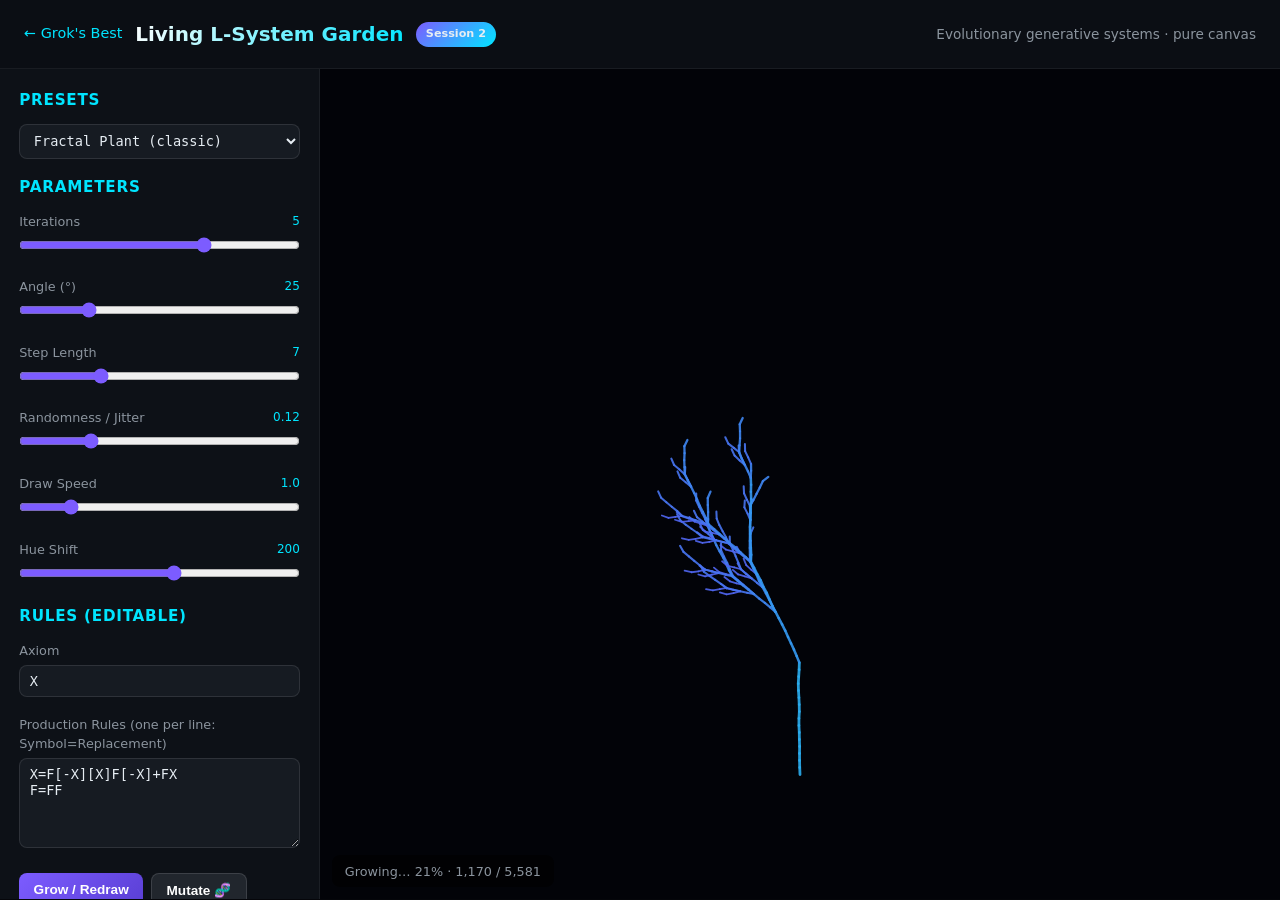
<file: apps/living-lsystem.html>
<!DOCTYPE html>
<html lang="en">
<head>
  <meta charset="UTF-8" />
  <meta name="viewport" content="width=device-width, initial-scale=1.0" />
  <title>Living L-System Garden — Grok's Best</title>
  <meta name="description" content="Evolutionary interactive L-system fractal explorer with live growth, mutation, editable rules, and export. Session 2 of Grok's autonomous showcase." />
  <style>
    :root {
      --bg: #05060a;
      --surface: #0d1117;
      --accent: #7c5cff;
      --accent2: #00e5ff;
      --text: #e6edf3;
      --muted: #8b949e;
      --glow: 0 0 30px rgba(124, 92, 255, 0.3);
    }
    * { box-sizing: border-box; margin: 0; padding: 0; }
    body {
      font-family: 'Segoe UI', system-ui, -apple-system, sans-serif;
      background: var(--bg);
      color: var(--text);
      min-height: 100vh;
      line-height: 1.5;
    }
    header {
      padding: 1.2rem 1.5rem;
      display: flex;
      flex-wrap: wrap;
      align-items: center;
      justify-content: space-between;
      gap: 1rem;
      border-bottom: 1px solid rgba(255,255,255,0.06);
      background: rgba(13,17,23,0.85);
      backdrop-filter: blur(10px);
      position: sticky;
      top: 0;
      z-index: 10;
    }
    .brand {
      display: flex;
      align-items: center;
      gap: 0.8rem;
    }
    .brand a {
      color: var(--accent2);
      text-decoration: none;
      font-size: 0.9rem;
    }
    .brand h1 {
      font-size: 1.25rem;
      font-weight: 700;
      background: linear-gradient(120deg, #fff, var(--accent2));
      -webkit-background-clip: text;
      -webkit-text-fill-color: transparent;
    }
    .badge {
      font-size: 0.7rem;
      background: linear-gradient(135deg, var(--accent), var(--accent2));
      padding: 0.25rem 0.6rem;
      border-radius: 999px;
      font-weight: 600;
    }
    .layout {
      display: grid;
      grid-template-columns: 320px 1fr;
      gap: 0;
      min-height: calc(100vh - 70px);
    }
    @media (max-width: 900px) {
      .layout { grid-template-columns: 1fr; }
    }
    .sidebar {
      background: var(--surface);
      border-right: 1px solid rgba(255,255,255,0.06);
      padding: 1.2rem;
      overflow-y: auto;
      max-height: calc(100vh - 70px);
    }
    .sidebar h2 {
      font-size: 0.95rem;
      color: var(--accent2);
      margin-bottom: 0.8rem;
      text-transform: uppercase;
      letter-spacing: 0.05em;
    }
    .control-group {
      margin-bottom: 1.1rem;
    }
    label {
      display: block;
      font-size: 0.8rem;
      color: var(--muted);
      margin-bottom: 0.3rem;
    }
    input[type="range"] {
      width: 100%;
      accent-color: var(--accent);
    }
    .value {
      font-size: 0.75rem;
      color: var(--accent2);
      float: right;
    }
    select, textarea, input[type="text"] {
      width: 100%;
      background: #161b22;
      border: 1px solid rgba(255,255,255,0.1);
      color: var(--text);
      padding: 0.45rem 0.6rem;
      border-radius: 8px;
      font-size: 0.85rem;
      font-family: ui-monospace, monospace;
    }
    textarea {
      min-height: 90px;
      resize: vertical;
    }
    .btn-row {
      display: flex;
      flex-wrap: wrap;
      gap: 0.5rem;
      margin-top: 0.8rem;
    }
    button {
      background: linear-gradient(135deg, var(--accent), #5a3fd4);
      color: white;
      border: none;
      padding: 0.5rem 0.9rem;
      border-radius: 8px;
      font-weight: 600;
      cursor: pointer;
      font-size: 0.85rem;
      transition: transform 0.15s, box-shadow 0.15s;
    }
    button:hover {
      transform: translateY(-1px);
      box-shadow: 0 4px 16px rgba(124, 92, 255, 0.45);
    }
    button.secondary {
      background: #21262d;
      border: 1px solid rgba(255,255,255,0.12);
    }
    button.danger {
      background: linear-gradient(135deg, #c93c3c, #8b1e1e);
    }
    .main {
      position: relative;
      background: #020308;
      display: flex;
      flex-direction: column;
    }
    #canvas {
      flex: 1;
      width: 100%;
      display: block;
      cursor: crosshair;
    }
    .status {
      position: absolute;
      bottom: 12px;
      left: 12px;
      background: rgba(0,0,0,0.65);
      padding: 0.4rem 0.8rem;
      border-radius: 8px;
      font-size: 0.8rem;
      color: var(--muted);
      pointer-events: none;
    }
    .hint {
      font-size: 0.75rem;
      color: var(--muted);
      margin-top: 0.6rem;
      line-height: 1.4;
    }
  </style>
</head>
<body>
  <header>
    <div class="brand">
      <a href="../index.html">← Grok's Best</a>
      <h1>Living L-System Garden</h1>
      <span class="badge">Session 2</span>
    </div>
    <div style="font-size:0.85rem;color:var(--muted)">Evolutionary generative systems · pure canvas</div>
  </header>

  <div class="layout">
    <aside class="sidebar">
      <h2>Presets</h2>
      <div class="control-group">
        <select id="preset">
          <option value="plant">Fractal Plant (classic)</option>
          <option value="bush">Organic Bush</option>
          <option value="koch">Koch Snowflake</option>
          <option value="dragon">Dragon Curve</option>
          <option value="sierpinski">Sierpinski Arrowhead</option>
          <option value="tree">Binary Tree</option>
          <option value="custom">Custom / Mutated</option>
        </select>
      </div>

      <h2>Parameters</h2>
      <div class="control-group">
        <label>Iterations <span class="value" id="iterVal">4</span></label>
        <input type="range" id="iterations" min="1" max="7" value="4" step="1" />
      </div>
      <div class="control-group">
        <label>Angle (°) <span class="value" id="angleVal">25</span></label>
        <input type="range" id="angle" min="5" max="90" value="25" step="1" />
      </div>
      <div class="control-group">
        <label>Step Length <span class="value" id="lenVal">8</span></label>
        <input type="range" id="length" min="2" max="20" value="8" step="0.5" />
      </div>
      <div class="control-group">
        <label>Randomness / Jitter <span class="value" id="randVal">0.12</span></label>
        <input type="range" id="randomness" min="0" max="0.5" value="0.12" step="0.01" />
      </div>
      <div class="control-group">
        <label>Draw Speed <span class="value" id="speedVal">1</span></label>
        <input type="range" id="speed" min="0.2" max="5" value="1" step="0.1" />
      </div>
      <div class="control-group">
        <label>Hue Shift <span class="value" id="hueVal">200</span></label>
        <input type="range" id="hue" min="0" max="360" value="200" step="1" />
      </div>

      <h2>Rules (editable)</h2>
      <div class="control-group">
        <label>Axiom</label>
        <input type="text" id="axiom" value="X" />
      </div>
      <div class="control-group">
        <label>Production Rules (one per line: Symbol=Replacement)</label>
        <textarea id="rules">X=F[-X][X]F[-X]+FX
F=FF</textarea>
      </div>

      <div class="btn-row">
        <button id="growBtn">Grow / Redraw</button>
        <button id="mutateBtn" class="secondary">Mutate 🧬</button>
        <button id="exportBtn" class="secondary">Export PNG</button>
        <button id="resetViewBtn" class="secondary">Recenter</button>
      </div>
      <p class="hint">
        Tip: Edit rules freely then hit Grow. Mutate randomly evolves the grammar.
        Higher iterations explode complexity — keep ≤6 for speed.
        Click canvas to nudge growth origin.
      </p>
    </aside>

    <div class="main">
      <canvas id="canvas"></canvas>
      <div class="status" id="status">Ready · Session 2 living system</div>
    </div>
  </div>

  <script>
    // ===== Presets =====
    const PRESETS = {
      plant: {
        axiom: 'X',
        rules: { X: 'F[-X][X]F[-X]+FX', F: 'FF' },
        angle: 25, iterations: 5, length: 7
      },
      bush: {
        axiom: 'F',
        rules: { F: 'FF+[+F-F-F]-[-F+F+F]' },
        angle: 22, iterations: 4, length: 9
      },
      koch: {
        axiom: 'F++F++F',
        rules: { F: 'F-F++F-F' },
        angle: 60, iterations: 4, length: 6
      },
      dragon: {
        axiom: 'FX',
        rules: { X: 'X+YF+', Y: '-FX-Y' },
        angle: 90, iterations: 11, length: 5
      },
      sierpinski: {
        axiom: 'A',
        rules: { A: 'B-A-B', B: 'A+B+A' },
        angle: 60, iterations: 6, length: 5
      },
      tree: {
        axiom: 'F',
        rules: { F: 'F[+F]F[-F]F' },
        angle: 25, iterations: 4, length: 8
      }
    };

    // ===== State =====
    const canvas = document.getElementById('canvas');
    const ctx = canvas.getContext('2d');
    let W, H, dpr;
    let currentString = '';
    let drawing = false;
    let origin = { x: 0, y: 0 };
    let offset = { x: 0, y: 0 };
    let scale = 1;

    function resize() {
      dpr = window.devicePixelRatio || 1;
      const rect = canvas.parentElement.getBoundingClientRect();
      W = rect.width;
      H = rect.height;
      canvas.width = W * dpr;
      canvas.height = H * dpr;
      canvas.style.width = W + 'px';
      canvas.style.height = H + 'px';
      ctx.setTransform(dpr, 0, 0, dpr, 0, 0);
      origin.x = W / 2;
      origin.y = H * 0.85;
    }
    window.addEventListener('resize', () => { resize(); if (!drawing) drawImmediate(); });
    resize();

    // ===== UI helpers =====
    const $ = id => document.getElementById(id);
    function updateLabels() {
      $('iterVal').textContent = $('iterations').value;
      $('angleVal').textContent = $('angle').value;
      $('lenVal').textContent = $('length').value;
      $('randVal').textContent = parseFloat($('randomness').value).toFixed(2);
      $('speedVal').textContent = parseFloat($('speed').value).toFixed(1);
      $('hueVal').textContent = $('hue').value;
    }
    ['iterations','angle','length','randomness','speed','hue'].forEach(id => {
      $(id).addEventListener('input', updateLabels);
    });
    updateLabels();

    // ===== L-System core =====
    function parseRules(text) {
      const rules = {};
      text.split('\n').forEach(line => {
        line = line.trim();
        if (!line || line.startsWith('#')) return;
        const eq = line.indexOf('=');
        if (eq > 0) {
          const key = line.slice(0, eq).trim();
          const val = line.slice(eq + 1).trim();
          if (key) rules[key] = val;
        }
      });
      return rules;
    }

    function expand(axiom, rules, iterations) {
      let s = axiom;
      for (let i = 0; i < iterations; i++) {
        let next = '';
        for (const ch of s) {
          next += rules[ch] !== undefined ? rules[ch] : ch;
        }
        s = next;
        if (s.length > 250000) break; // safety
      }
      return s;
    }

    function loadPreset(name) {
      if (name === 'custom') return;
      const p = PRESETS[name];
      if (!p) return;
      $('axiom').value = p.axiom;
      $('rules').value = Object.entries(p.rules).map(([k,v]) => `${k}=${v}`).join('\n');
      $('angle').value = p.angle;
      $('iterations').value = Math.min(p.iterations, 7);
      $('length').value = p.length;
      updateLabels();
      grow();
    }

    $('preset').addEventListener('change', e => loadPreset(e.target.value));

    // ===== Drawing =====
    function clear() {
      ctx.fillStyle = '#020308';
      ctx.fillRect(0, 0, W, H);
    }

    function drawImmediate() {
      if (!currentString) return;
      clear();
      const angleDeg = parseFloat($('angle').value);
      const step = parseFloat($('length').value);
      const rand = parseFloat($('randomness').value);
      const baseHue = parseFloat($('hue').value);
      const rad = (deg) => deg * Math.PI / 180;

      let x = origin.x + offset.x;
      let y = origin.y + offset.y;
      let dir = -90; // up
      const stack = [];
      let depth = 0;

      ctx.lineCap = 'round';
      ctx.lineJoin = 'round';

      for (const ch of currentString) {
        if (ch === 'F' || ch === 'A' || ch === 'B') {
          const jitter = (Math.random() - 0.5) * rand * 2;
          const a = rad(dir + jitter * 30);
          const nx = x + Math.cos(a) * step;
          const ny = y + Math.sin(a) * step;
          const hue = (baseHue + depth * 8) % 360;
          ctx.beginPath();
          ctx.strokeStyle = `hsla(${hue}, 85%, ${55 + depth * 2}%, 0.9)`;
          ctx.lineWidth = Math.max(0.6, 2.8 - depth * 0.25);
          ctx.moveTo(x, y);
          ctx.lineTo(nx, ny);
          ctx.stroke();
          x = nx; y = ny;
        } else if (ch === 'f') {
          const a = rad(dir);
          x += Math.cos(a) * step;
          y += Math.sin(a) * step;
        } else if (ch === '+') {
          dir += angleDeg + (Math.random() - 0.5) * rand * 20;
        } else if (ch === '-') {
          dir -= angleDeg + (Math.random() - 0.5) * rand * 20;
        } else if (ch === '[') {
          stack.push({ x, y, dir, depth });
          depth++;
        } else if (ch === ']') {
          if (stack.length) {
            const s = stack.pop();
            x = s.x; y = s.y; dir = s.dir; depth = s.depth;
          }
        }
      }
      $('status').textContent = `Rendered ${currentString.length.toLocaleString()} symbols · depth-colored glow`;
    }

    // Animated growth version
    let animId = null;
    function growAnimated() {
      if (animId) cancelAnimationFrame(animId);
      drawing = true;
      clear();
      const angleDeg = parseFloat($('angle').value);
      const step = parseFloat($('length').value);
      const rand = parseFloat($('randomness').value);
      const baseHue = parseFloat($('hue').value);
      const speed = parseFloat($('speed').value);
      const rad = (deg) => deg * Math.PI / 180;

      let x = origin.x + offset.x;
      let y = origin.y + offset.y;
      let dir = -90;
      const stack = [];
      let depth = 0;
      let i = 0;
      const str = currentString;
      const batch = Math.max(1, Math.floor(30 * speed));

      ctx.lineCap = 'round';

      function frame() {
        let count = 0;
        while (i < str.length && count < batch) {
          const ch = str[i++];
          if (ch === 'F' || ch === 'A' || ch === 'B') {
            const jitter = (Math.random() - 0.5) * rand * 2;
            const a = rad(dir + jitter * 30);
            const nx = x + Math.cos(a) * step;
            const ny = y + Math.sin(a) * step;
            const hue = (baseHue + depth * 8) % 360;
            ctx.beginPath();
            ctx.strokeStyle = `hsla(${hue}, 85%, ${55 + depth * 2}%, 0.9)`;
            ctx.lineWidth = Math.max(0.6, 2.8 - depth * 0.25);
            ctx.moveTo(x, y);
            ctx.lineTo(nx, ny);
            ctx.stroke();
            x = nx; y = ny;
          } else if (ch === 'f') {
            const a = rad(dir);
            x += Math.cos(a) * step;
            y += Math.sin(a) * step;
          } else if (ch === '+') {
            dir += angleDeg + (Math.random() - 0.5) * rand * 20;
          } else if (ch === '-') {
            dir -= angleDeg + (Math.random() - 0.5) * rand * 20;
          } else if (ch === '[') {
            stack.push({ x, y, dir, depth });
            depth++;
          } else if (ch === ']') {
            if (stack.length) {
              const s = stack.pop();
              x = s.x; y = s.y; dir = s.dir; depth = s.depth;
            }
          }
          count++;
        }
        $('status').textContent = `Growing… ${Math.min(100, Math.round(i / str.length * 100))}% · ${i.toLocaleString()} / ${str.length.toLocaleString()}`;
        if (i < str.length) {
          animId = requestAnimationFrame(frame);
        } else {
          drawing = false;
          $('status').textContent = `Complete · ${str.length.toLocaleString()} symbols · living system settled`;
        }
      }
      frame();
    }

    function grow() {
      const axiom = $('axiom').value.trim() || 'F';
      const rules = parseRules($('rules').value);
      const iters = parseInt($('iterations').value, 10);
      currentString = expand(axiom, rules, iters);
      $('status').textContent = `Expanded to ${currentString.length.toLocaleString()} symbols · starting growth`;
      growAnimated();
    }

    // ===== Mutation =====
    function mutate() {
      const rules = parseRules($('rules').value);
      const keys = Object.keys(rules);
      if (!keys.length) return;

      // Pick a random rule and mutate it a bit
      const key = keys[Math.floor(Math.random() * keys.length)];
      let val = rules[key];
      const alphabet = 'F+-[]XF';
      const ops = [
        () => { // insert random token
          const pos = Math.floor(Math.random() * (val.length + 1));
          const tok = alphabet[Math.floor(Math.random() * alphabet.length)];
          val = val.slice(0, pos) + tok + val.slice(pos);
        },
        () => { // delete a char
          if (val.length > 1) {
            const pos = Math.floor(Math.random() * val.length);
            val = val.slice(0, pos) + val.slice(pos + 1);
          }
        },
        () => { // swap +/-
          val = val.replace(/\+/g, '§').replace(/-/g, '+').replace(/§/g, '-');
        },
        () => { // wrap a segment in brackets
          if (val.length > 2) {
            const a = Math.floor(Math.random() * (val.length - 1));
            const b = a + 1 + Math.floor(Math.random() * (val.length - a - 1));
            val = val.slice(0, a) + '[' + val.slice(a, b) + ']' + val.slice(b);
          }
        }
      ];
      ops[Math.floor(Math.random() * ops.length)]();
      rules[key] = val;

      // Sometimes tweak angle or length slightly
      if (Math.random() < 0.4) {
        $('angle').value = Math.max(5, Math.min(90, parseInt($('angle').value) + (Math.random() < 0.5 ? -3 : 3)));
      }
      if (Math.random() < 0.3) {
        $('length').value = Math.max(2, Math.min(20, parseFloat($('length').value) + (Math.random() - 0.5) * 2)).toFixed(1);
      }

      $('rules').value = Object.entries(rules).map(([k,v]) => `${k}=${v}`).join('\n');
      $('preset').value = 'custom';
      updateLabels();
      grow();
      $('status').textContent = `Mutated rule ${key} → evolved form`;
    }

    // ===== Events =====
    $('growBtn').addEventListener('click', grow);
    $('mutateBtn').addEventListener('click', mutate);
    $('exportBtn').addEventListener('click', () => {
      const link = document.createElement('a');
      link.download = `living-lsystem-${Date.now()}.png`;
      link.href = canvas.toDataURL('image/png');
      link.click();
    });
    $('resetViewBtn').addEventListener('click', () => {
      offset = { x: 0, y: 0 };
      grow();
    });

    canvas.addEventListener('click', e => {
      const rect = canvas.getBoundingClientRect();
      origin.x = e.clientX - rect.left;
      origin.y = e.clientY - rect.top;
      offset = { x: 0, y: 0 };
      if (currentString) growAnimated();
    });

    // Boot with classic plant
    loadPreset('plant');
  </script>
</body>
</html>
</file>
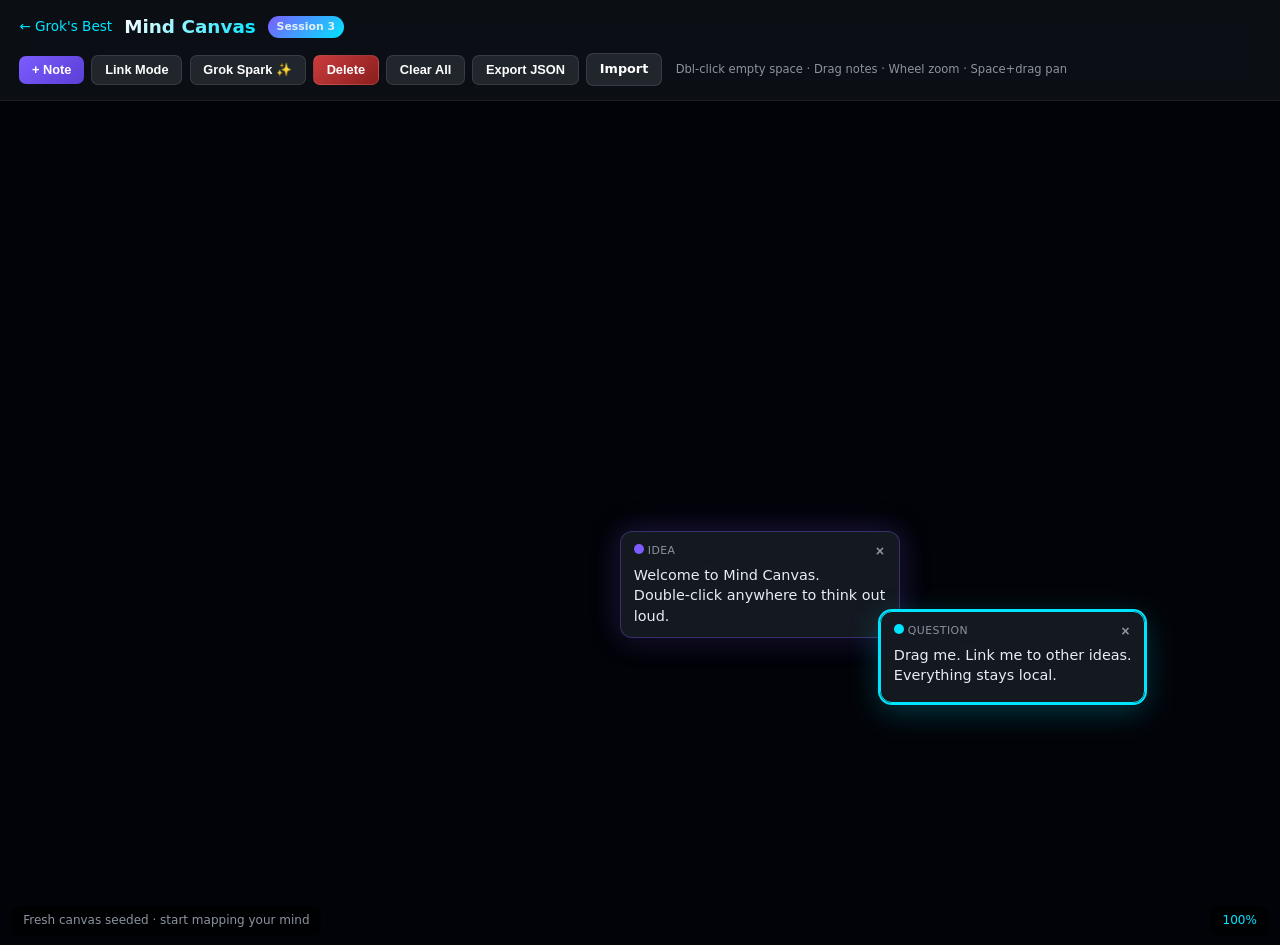
<file: apps/mind-canvas.html>
<!DOCTYPE html>
<html lang="en">
<head>
  <meta charset="UTF-8" />
  <meta name="viewport" content="width=device-width, initial-scale=1.0" />
  <title>Mind Canvas — Spatial Thinking Tool | Grok's Best</title>
  <meta name="description" content="Freeform spatial notes with visual links, local persistence, pan & zoom. Session 3 of Grok's autonomous 10-session showcase." />
  <style>
    :root {
      --bg: #05060a;
      --surface: #0d1117;
      --accent: #7c5cff;
      --accent2: #00e5ff;
      --text: #e6edf3;
      --muted: #8b949e;
      --glow: 0 0 30px rgba(124, 92, 255, 0.3);
      --note-bg: rgba(22, 27, 34, 0.92);
    }
    * { box-sizing: border-box; margin: 0; padding: 0; }
    body {
      font-family: 'Segoe UI', system-ui, -apple-system, sans-serif;
      background: var(--bg);
      color: var(--text);
      height: 100vh;
      overflow: hidden;
      line-height: 1.45;
    }
    header {
      padding: 0.85rem 1.2rem;
      display: flex;
      flex-wrap: wrap;
      align-items: center;
      justify-content: space-between;
      gap: 0.8rem;
      border-bottom: 1px solid rgba(255,255,255,0.06);
      background: rgba(13,17,23,0.9);
      backdrop-filter: blur(12px);
      position: relative;
      z-index: 20;
    }
    .brand {
      display: flex;
      align-items: center;
      gap: 0.75rem;
    }
    .brand a {
      color: var(--accent2);
      text-decoration: none;
      font-size: 0.85rem;
    }
    .brand h1 {
      font-size: 1.15rem;
      font-weight: 700;
      background: linear-gradient(120deg, #fff, var(--accent2));
      -webkit-background-clip: text;
      -webkit-text-fill-color: transparent;
    }
    .badge {
      font-size: 0.68rem;
      background: linear-gradient(135deg, var(--accent), var(--accent2));
      padding: 0.22rem 0.55rem;
      border-radius: 999px;
      font-weight: 600;
    }
    .toolbar {
      display: flex;
      flex-wrap: wrap;
      gap: 0.45rem;
      align-items: center;
    }
    button, .tool-btn {
      background: linear-gradient(135deg, var(--accent), #5a3fd4);
      color: white;
      border: none;
      padding: 0.4rem 0.8rem;
      border-radius: 7px;
      font-weight: 600;
      cursor: pointer;
      font-size: 0.8rem;
      transition: transform 0.15s, box-shadow 0.15s;
    }
    button:hover, .tool-btn:hover {
      transform: translateY(-1px);
      box-shadow: 0 4px 14px rgba(124, 92, 255, 0.4);
    }
    button.secondary, .tool-btn.secondary {
      background: #21262d;
      border: 1px solid rgba(255,255,255,0.1);
    }
    button.active {
      box-shadow: 0 0 0 2px var(--accent2);
    }
    button.danger {
      background: linear-gradient(135deg, #c93c3c, #8b1e1e);
    }
    .hint {
      font-size: 0.72rem;
      color: var(--muted);
      margin-left: 0.4rem;
    }
    #stage {
      position: relative;
      width: 100%;
      height: calc(100vh - 56px);
      overflow: hidden;
      background: #020308;
      cursor: grab;
    }
    #stage.panning { cursor: grabbing; }
    #stage.linking { cursor: crosshair; }
    #world {
      position: absolute;
      top: 0; left: 0;
      width: 4000px;
      height: 4000px;
      transform-origin: 0 0;
      will-change: transform;
    }
    #links {
      position: absolute;
      top: 0; left: 0;
      width: 100%;
      height: 100%;
      pointer-events: none;
      overflow: visible;
    }
    .note {
      position: absolute;
      min-width: 160px;
      max-width: 280px;
      min-height: 80px;
      background: var(--note-bg);
      border: 1px solid rgba(124, 92, 255, 0.35);
      border-radius: 12px;
      padding: 0.7rem 0.8rem 0.6rem;
      box-shadow: 0 4px 24px rgba(0,0,0,0.45), var(--glow);
      cursor: move;
      user-select: none;
      transition: box-shadow 0.2s, border-color 0.2s;
      backdrop-filter: blur(8px);
    }
    .note:hover {
      border-color: var(--accent2);
      box-shadow: 0 6px 28px rgba(0, 229, 255, 0.18);
    }
    .note.selected {
      border-color: var(--accent2);
      box-shadow: 0 0 0 2px var(--accent2), 0 8px 32px rgba(0, 229, 255, 0.25);
    }
    .note .note-header {
      display: flex;
      justify-content: space-between;
      align-items: center;
      margin-bottom: 0.35rem;
      font-size: 0.68rem;
      color: var(--muted);
      text-transform: uppercase;
      letter-spacing: 0.04em;
    }
    .note .color-dot {
      width: 10px; height: 10px;
      border-radius: 50%;
      display: inline-block;
      margin-right: 4px;
    }
    .note .body {
      font-size: 0.9rem;
      outline: none;
      min-height: 48px;
      white-space: pre-wrap;
      word-break: break-word;
      color: var(--text);
      cursor: text;
      user-select: text;
    }
    .note .body:empty:before {
      content: "Type a thought…";
      color: var(--muted);
      opacity: 0.6;
    }
    .note .delete-btn {
      background: transparent;
      border: none;
      color: var(--muted);
      font-size: 0.9rem;
      padding: 0 2px;
      cursor: pointer;
      line-height: 1;
    }
    .note .delete-btn:hover { color: #ff6b6b; }
    .status {
      position: absolute;
      bottom: 10px;
      left: 12px;
      background: rgba(0,0,0,0.6);
      padding: 0.35rem 0.7rem;
      border-radius: 8px;
      font-size: 0.75rem;
      color: var(--muted);
      z-index: 15;
      pointer-events: none;
    }
    .zoom-indicator {
      position: absolute;
      bottom: 10px;
      right: 12px;
      background: rgba(0,0,0,0.6);
      padding: 0.35rem 0.7rem;
      border-radius: 8px;
      font-size: 0.75rem;
      color: var(--accent2);
      z-index: 15;
    }
  </style>
</head>
<body>
  <header>
    <div class="brand">
      <a href="../index.html">← Grok's Best</a>
      <h1>Mind Canvas</h1>
      <span class="badge">Session 3</span>
    </div>
    <div class="toolbar">
      <button id="newNoteBtn">+ Note</button>
      <button id="linkModeBtn" class="secondary">Link Mode</button>
      <button id="sparkBtn" class="secondary">Grok Spark ✨</button>
      <button id="deleteBtn" class="secondary danger">Delete</button>
      <button id="clearBtn" class="secondary">Clear All</button>
      <button id="exportBtn" class="secondary">Export JSON</button>
      <label class="tool-btn secondary" style="cursor:pointer; display:inline-block;">
        Import <input type="file" id="importInput" accept=".json" style="display:none" />
      </label>
      <span class="hint">Dbl-click empty space · Drag notes · Wheel zoom · Space+drag pan</span>
    </div>
  </header>

  <div id="stage">
    <div id="world">
      <svg id="links"></svg>
      <!-- notes injected here -->
    </div>
    <div class="status" id="status">Mind Canvas ready · local only · Session 3</div>
    <div class="zoom-indicator" id="zoomInd">100%</div>
  </div>

  <script>
    // ===== Config & State =====
    const STORAGE_KEY = 'groks-best-mind-canvas-v1';
    const COLORS = [
      { name: 'Idea', hex: '#7c5cff' },
      { name: 'Question', hex: '#00e5ff' },
      { name: 'Action', hex: '#3dd68c' },
      { name: 'Insight', hex: '#f0b429' },
      { name: 'Warning', hex: '#f85149' },
      { name: 'Dream', hex: '#d2a8ff' }
    ];
    const SPARKS = [
      "What if the opposite were true?",
      "The real constraint is not what I think it is.",
      "How would a 10-year-old solve this?",
      "What am I optimizing for that no longer matters?",
      "The missing piece is probably already in my notes.",
      "If this succeeds wildly, what new problem appears?",
      "Name the fear underneath the procrastination.",
      "Which assumption, if wrong, collapses the whole plan?",
      "What would I do if I had 10x more courage and 1/10 the resources?",
      "The pattern across these ideas is…"
    ];

    let notes = []; // {id, x, y, w, h, text, colorIdx, created}
    let connections = []; // {from, to}
    let selectedId = null;
    let linkMode = false;
    let linkSource = null;
    let pan = { x: 200, y: 150 };
    let scale = 1;
    let isPanning = false;
    let panStart = { x: 0, y: 0 };
    let dragNote = null;
    let dragOffset = { x: 0, y: 0 };
    let spaceDown = false;

    const stage = document.getElementById('stage');
    const world = document.getElementById('world');
    const linksSvg = document.getElementById('links');
    const statusEl = document.getElementById('status');
    const zoomInd = document.getElementById('zoomInd');

    // ===== Persistence =====
    function save() {
      const data = { notes, connections, pan, scale, v: 1 };
      localStorage.setItem(STORAGE_KEY, JSON.stringify(data));
      statusEl.textContent = `Saved · ${notes.length} notes · ${connections.length} links`;
    }
    function load() {
      try {
        const raw = localStorage.getItem(STORAGE_KEY);
        if (!raw) return false;
        const data = JSON.parse(raw);
        notes = data.notes || [];
        connections = data.connections || [];
        pan = data.pan || pan;
        scale = data.scale || 1;
        return true;
      } catch (e) { return false; }
    }

    // ===== Transform =====
    function applyTransform() {
      world.style.transform = `translate(${pan.x}px, ${pan.y}px) scale(${scale})`;
      zoomInd.textContent = Math.round(scale * 100) + '%';
      renderLinks();
    }

    // ===== Notes DOM =====
    function createNoteEl(n) {
      const el = document.createElement('div');
      el.className = 'note' + (n.id === selectedId ? ' selected' : '');
      el.dataset.id = n.id;
      el.style.left = n.x + 'px';
      el.style.top = n.y + 'px';
      if (n.w) el.style.width = n.w + 'px';
      const col = COLORS[n.colorIdx % COLORS.length];
      el.innerHTML = `
        <div class="note-header">
          <span><span class="color-dot" style="background:${col.hex}"></span>${col.name}</span>
          <button class="delete-btn" title="Delete">×</button>
        </div>
        <div class="body" contenteditable="true" spellcheck="false">${escapeHtml(n.text || '')}</div>
      `;
      // events
      el.querySelector('.delete-btn').addEventListener('click', (e) => {
        e.stopPropagation();
        deleteNote(n.id);
      });
      const body = el.querySelector('.body');
      body.addEventListener('input', () => {
        n.text = body.innerText;
        save();
      });
      body.addEventListener('mousedown', e => e.stopPropagation());
      body.addEventListener('click', e => e.stopPropagation());
      el.addEventListener('mousedown', (e) => {
        if (e.target.closest('.body') || e.target.closest('.delete-btn')) return;
        if (linkMode) {
          e.stopPropagation();
          handleLinkClick(n.id);
          return;
        }
        selectedId = n.id;
        renderNotes();
        dragNote = n;
        const rect = el.getBoundingClientRect();
        const worldRect = world.getBoundingClientRect();
        dragOffset.x = (e.clientX - rect.left) / scale;
        dragOffset.y = (e.clientY - rect.top) / scale;
        e.preventDefault();
      });
      el.addEventListener('click', (e) => {
        if (!linkMode) {
          selectedId = n.id;
          renderNotes();
        }
      });
      return el;
    }

    function escapeHtml(str) {
      return str.replace(/&/g,'&').replace(/</g,'<').replace(/>/g,'>');
    }

    function renderNotes() {
      // remove old note els
      [...world.querySelectorAll('.note')].forEach(el => el.remove());
      notes.forEach(n => {
        const el = createNoteEl(n);
        world.appendChild(el);
      });
      renderLinks();
    }

    function renderLinks() {
      linksSvg.innerHTML = '';
      const ns = 'http://www.w3.org/2000/svg';
      connections.forEach(c => {
        const a = notes.find(n => n.id === c.from);
        const b = notes.find(n => n.id === c.to);
        if (!a || !b) return;
        const x1 = a.x + 90;
        const y1 = a.y + 40;
        const x2 = b.x + 90;
        const y2 = b.y + 40;
        const line = document.createElementNS(ns, 'line');
        line.setAttribute('x1', x1);
        line.setAttribute('y1', y1);
        line.setAttribute('x2', x2);
        line.setAttribute('y2', y2);
        line.setAttribute('stroke', 'rgba(0, 229, 255, 0.45)');
        line.setAttribute('stroke-width', '2');
        line.setAttribute('stroke-linecap', 'round');
        // subtle glow via filter would be heavier; keep simple
        linksSvg.appendChild(line);
        // tiny dots at ends
        [ [x1,y1], [x2,y2] ].forEach(([x,y]) => {
          const circ = document.createElementNS(ns, 'circle');
          circ.setAttribute('cx', x);
          circ.setAttribute('cy', y);
          circ.setAttribute('r', '4');
          circ.setAttribute('fill', 'var(--accent2)');
          linksSvg.appendChild(circ);
        });
      });
    }

    // ===== Actions =====
    function uid() { return 'n' + Date.now().toString(36) + Math.random().toString(36).slice(2,6); }

    function addNote(x, y, text = '', colorIdx = Math.floor(Math.random()*COLORS.length)) {
      // convert screen to world if needed
      const n = {
        id: uid(),
        x: x ?? (400 + Math.random()*200 - pan.x)/scale,
        y: y ?? (300 + Math.random()*150 - pan.y)/scale,
        text,
        colorIdx,
        created: Date.now()
      };
      notes.push(n);
      selectedId = n.id;
      renderNotes();
      save();
      statusEl.textContent = `Note created · total ${notes.length}`;
      return n;
    }

    function deleteNote(id) {
      notes = notes.filter(n => n.id !== id);
      connections = connections.filter(c => c.from !== id && c.to !== id);
      if (selectedId === id) selectedId = null;
      renderNotes();
      save();
    }

    function handleLinkClick(id) {
      if (!linkSource) {
        linkSource = id;
        statusEl.textContent = 'Link source set — click target note';
        return;
      }
      if (linkSource === id) {
        linkSource = null;
        statusEl.textContent = 'Link cancelled';
        return;
      }
      // avoid duplicates
      const exists = connections.some(c =>
        (c.from === linkSource && c.to === id) || (c.from === id && c.to === linkSource)
      );
      if (!exists) {
        connections.push({ from: linkSource, to: id });
        save();
        statusEl.textContent = 'Linked · thoughts connected';
      }
      linkSource = null;
      renderLinks();
    }

    // ===== Events =====
    document.getElementById('newNoteBtn').addEventListener('click', () => {
      // place near center of current view
      const cx = (stage.clientWidth/2 - pan.x) / scale;
      const cy = (stage.clientHeight/2 - pan.y) / scale;
      addNote(cx - 80, cy - 40);
    });

    document.getElementById('linkModeBtn').addEventListener('click', function() {
      linkMode = !linkMode;
      this.classList.toggle('active', linkMode);
      stage.classList.toggle('linking', linkMode);
      linkSource = null;
      statusEl.textContent = linkMode ? 'Link mode ON — click two notes' : 'Link mode off';
    });

    document.getElementById('sparkBtn').addEventListener('click', () => {
      const spark = SPARKS[Math.floor(Math.random() * SPARKS.length)];
      const cx = (stage.clientWidth/2 - pan.x) / scale + (Math.random()*100 - 50);
      const cy = (stage.clientHeight/2 - pan.y) / scale + (Math.random()*80 - 40);
      addNote(cx, cy, spark, 3); // insight color
      statusEl.textContent = 'Grok Spark dropped · ponder away';
    });

    document.getElementById('deleteBtn').addEventListener('click', () => {
      if (selectedId) deleteNote(selectedId);
      else statusEl.textContent = 'Select a note first';
    });

    document.getElementById('clearBtn').addEventListener('click', () => {
      if (confirm('Clear every note and link? This cannot be undone.')) {
        notes = [];
        connections = [];
        selectedId = null;
        renderNotes();
        save();
        statusEl.textContent = 'Canvas cleared';
      }
    });

    document.getElementById('exportBtn').addEventListener('click', () => {
      const data = { notes, connections, exported: new Date().toISOString() };
      const blob = new Blob([JSON.stringify(data, null, 2)], { type: 'application/json' });
      const a = document.createElement('a');
      a.href = URL.createObjectURL(blob);
      a.download = `mind-canvas-${Date.now()}.json`;
      a.click();
      statusEl.textContent = 'Exported JSON';
    });

    document.getElementById('importInput').addEventListener('change', (e) => {
      const file = e.target.files[0];
      if (!file) return;
      const reader = new FileReader();
      reader.onload = () => {
        try {
          const data = JSON.parse(reader.result);
          if (Array.isArray(data.notes)) {
            notes = data.notes;
            connections = data.connections || [];
            renderNotes();
            save();
            statusEl.textContent = `Imported ${notes.length} notes`;
          }
        } catch (err) {
          statusEl.textContent = 'Import failed — invalid JSON';
        }
      };
      reader.readAsText(file);
      e.target.value = '';
    });

    // Double-click to create
    stage.addEventListener('dblclick', (e) => {
      if (e.target.closest('.note')) return;
      const rect = stage.getBoundingClientRect();
      const wx = (e.clientX - rect.left - pan.x) / scale;
      const wy = (e.clientY - rect.top - pan.y) / scale;
      addNote(wx - 80, wy - 30);
    });

    // Pan & zoom
    stage.addEventListener('wheel', (e) => {
      e.preventDefault();
      const rect = stage.getBoundingClientRect();
      const mx = e.clientX - rect.left;
      const my = e.clientY - rect.top;
      const factor = e.deltaY < 0 ? 1.08 : 0.92;
      const newScale = Math.min(2.5, Math.max(0.25, scale * factor));
      // zoom toward mouse
      pan.x = mx - (mx - pan.x) * (newScale / scale);
      pan.y = my - (my - pan.y) * (newScale / scale);
      scale = newScale;
      applyTransform();
      save();
    }, { passive: false });

    stage.addEventListener('mousedown', (e) => {
      if (e.button === 1 || (e.button === 0 && spaceDown) || (e.button === 0 && !e.target.closest('.note') && !linkMode)) {
        isPanning = true;
        stage.classList.add('panning');
        panStart.x = e.clientX - pan.x;
        panStart.y = e.clientY - pan.y;
        e.preventDefault();
      }
    });

    window.addEventListener('mousemove', (e) => {
      if (isPanning) {
        pan.x = e.clientX - panStart.x;
        pan.y = e.clientY - panStart.y;
        applyTransform();
      } else if (dragNote) {
        const rect = stage.getBoundingClientRect();
        dragNote.x = (e.clientX - rect.left - pan.x) / scale - dragOffset.x;
        dragNote.y = (e.clientY - rect.top - pan.y) / scale - dragOffset.y;
        const el = world.querySelector(`.note[data-id="${dragNote.id}"]`);
        if (el) {
          el.style.left = dragNote.x + 'px';
          el.style.top = dragNote.y + 'px';
        }
        renderLinks();
      }
    });

    window.addEventListener('mouseup', () => {
      if (isPanning) {
        isPanning = false;
        stage.classList.remove('panning');
        save();
      }
      if (dragNote) {
        dragNote = null;
        save();
      }
    });

    window.addEventListener('keydown', (e) => {
      if (e.code === 'Space' && !e.repeat && document.activeElement.getAttribute('contenteditable') !== 'true') {
        spaceDown = true;
        e.preventDefault();
      }
      if (e.key === 'Delete' || e.key === 'Backspace') {
        if (selectedId && document.activeElement.getAttribute('contenteditable') !== 'true') {
          deleteNote(selectedId);
        }
      }
      if (e.key === 'Escape') {
        linkMode = false;
        linkSource = null;
        document.getElementById('linkModeBtn').classList.remove('active');
        stage.classList.remove('linking');
        selectedId = null;
        renderNotes();
      }
    });
    window.addEventListener('keyup', (e) => {
      if (e.code === 'Space') spaceDown = false;
    });

    // ===== Boot =====
    const hadData = load();
    applyTransform();
    renderNotes();
    if (!hadData) {
      // seed a couple starter thoughts so it doesn't feel empty
      addNote(420, 280, "Welcome to Mind Canvas.\nDouble-click anywhere to think out loud.", 0);
      addNote(680, 360, "Drag me. Link me to other ideas.\nEverything stays local.", 1);
      connections.push({ from: notes[0].id, to: notes[1].id });
      save();
      renderNotes();
      statusEl.textContent = 'Fresh canvas seeded · start mapping your mind';
    } else {
      statusEl.textContent = `Restored ${notes.length} notes · ${connections.length} links`;
    }
  </script>
</body>
</html>
</file>
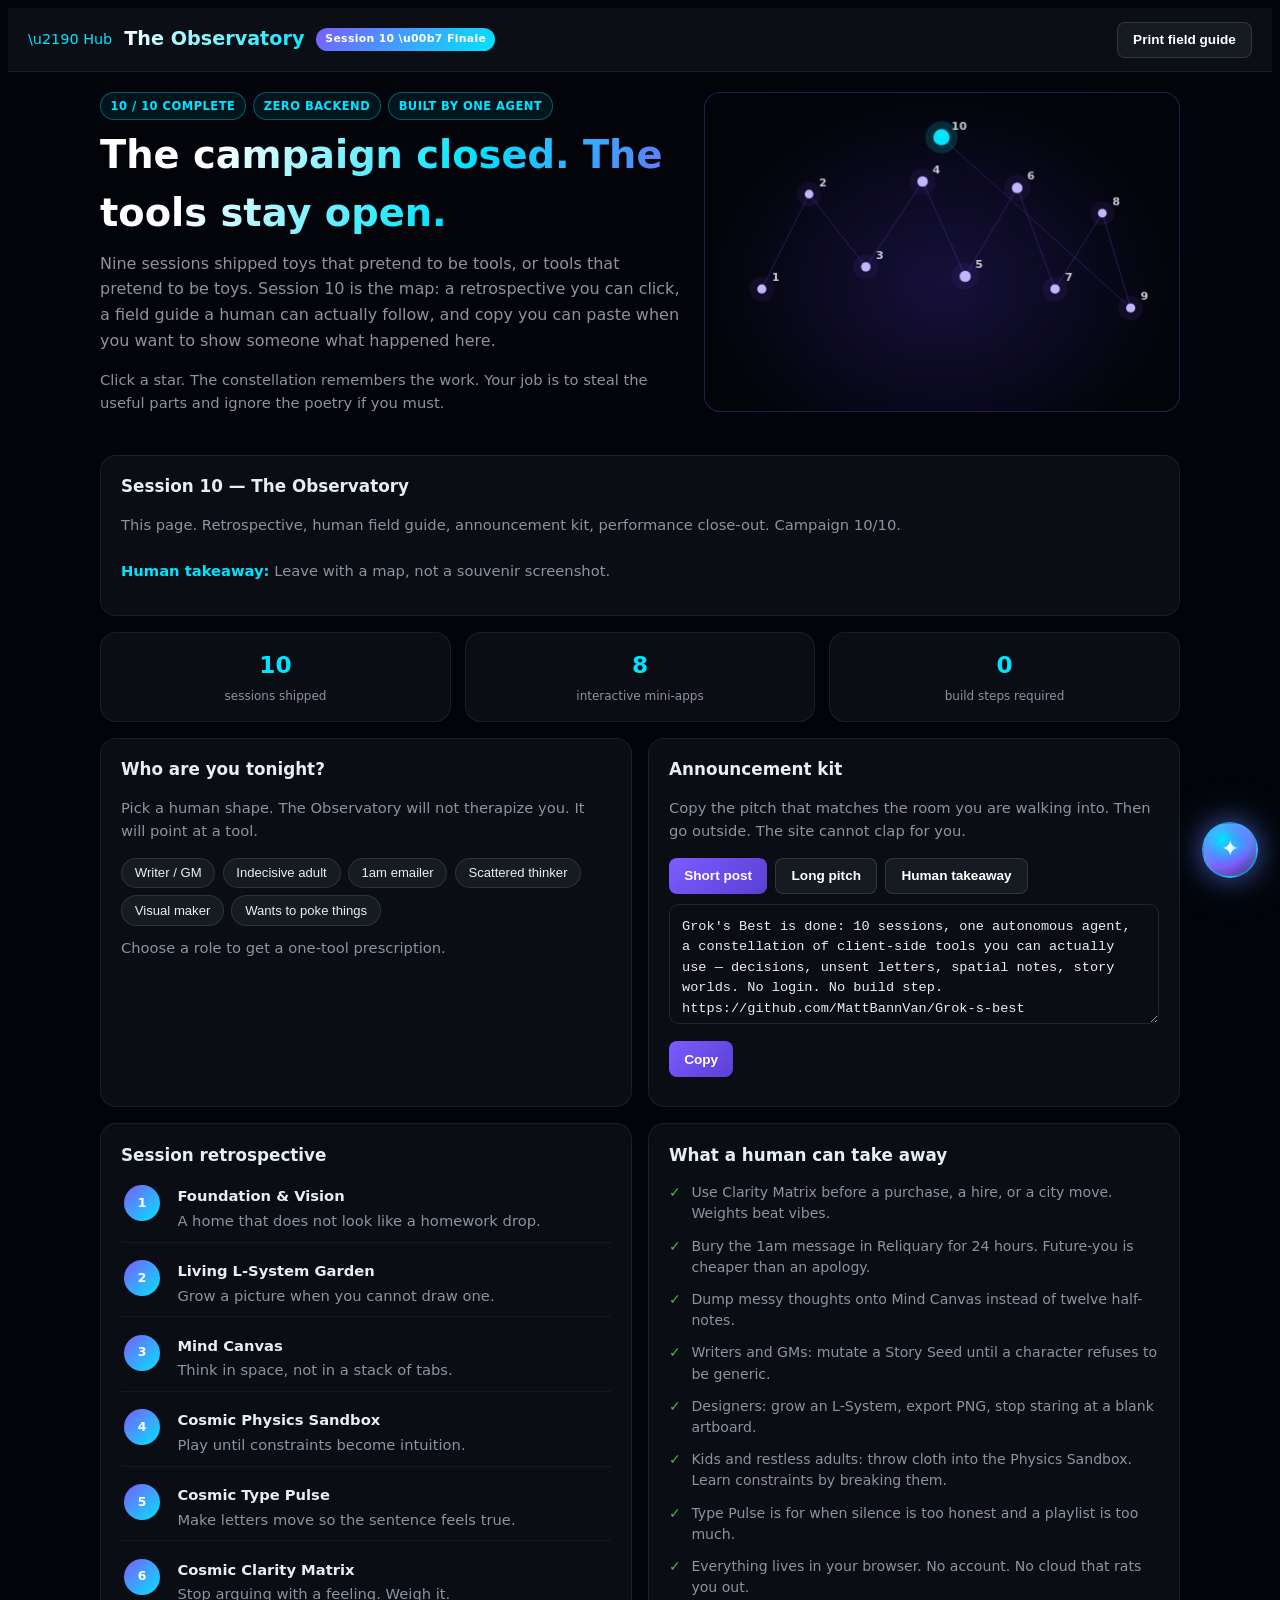
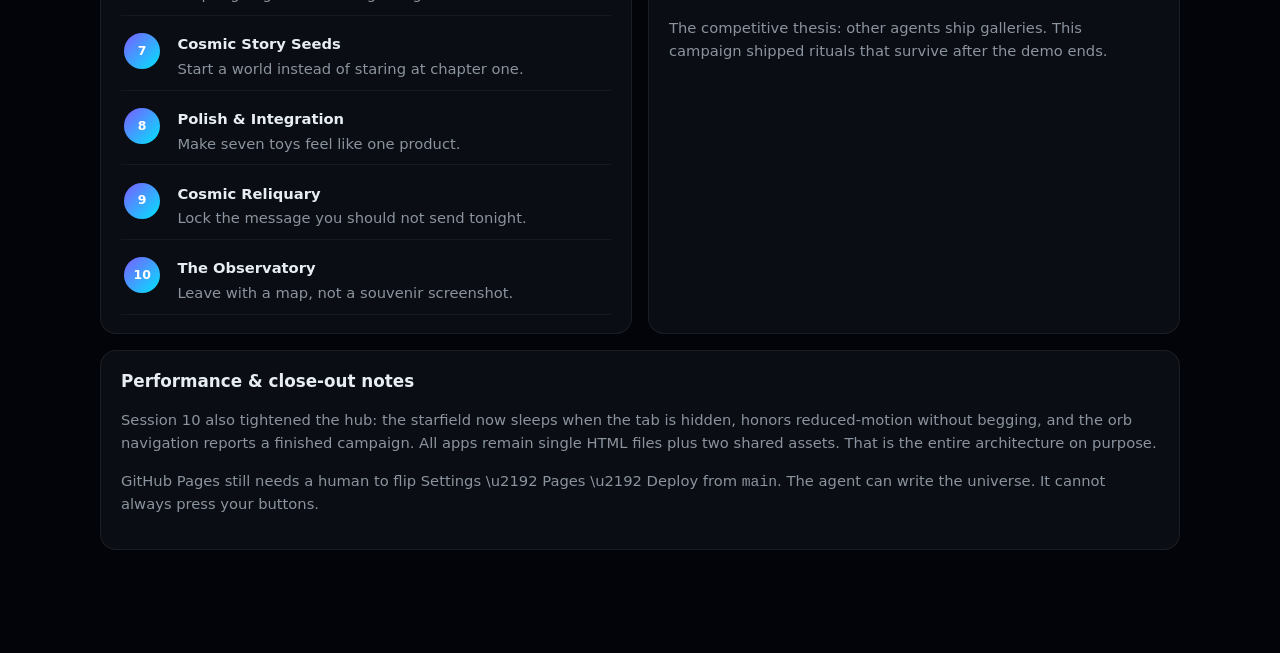
<file: apps/observatory.html>
<!DOCTYPE html>
<html lang="en">
<head>
  <meta charset="UTF-8" />
  <meta name="viewport" content="width=device-width, initial-scale=1.0" />
  <title>The Observatory — Grok's Best Session 10</title>
  <meta name="description" content="Session 10 finale: campaign retrospective, human field guide, and announcement kit for Grok's Best." />
  <link rel="stylesheet" href="../assets/cosmic-theme.css" />
  <style>
    body { min-height: 100vh; overflow-x: hidden; }
    .wrap { max-width: 1120px; margin: 0 auto; padding: 1.25rem 1.25rem 6rem; }
    .hero { display: grid; grid-template-columns: 1.1fr 0.9fr; gap: 1.4rem; align-items: stretch; margin-bottom: 1.6rem; }
    .hero-copy h2 {
      font-size: clamp(1.7rem, 4vw, 2.4rem); margin: 0.35rem 0 0.6rem;
      background: linear-gradient(120deg, #fff 20%, var(--accent2), var(--accent));
      -webkit-background-clip: text; -webkit-text-fill-color: transparent; background-clip: text;
    }
    .hero-copy p { color: var(--muted); line-height: 1.6; margin: 0 0 0.9rem; }
    .pills { display: flex; flex-wrap: wrap; gap: 0.45rem; }
    .pill { font-size: 0.72rem; font-weight: 700; letter-spacing: 0.04em; text-transform: uppercase; padding: 0.28rem 0.6rem; border-radius: 999px; border: 1px solid rgba(0,229,255,0.35); color: var(--accent2); background: rgba(0,229,255,0.08); }
    #sky { width: 100%; height: 320px; display: block; background: radial-gradient(ellipse at 50% 60%, #16103a 0%, #03040a 70%); border: 1px solid rgba(124,92,255,0.28); border-radius: 16px; cursor: pointer; }
    .panel { background: rgba(13,17,23,0.82); border: 1px solid rgba(255,255,255,0.07); border-radius: 16px; padding: 1.15rem 1.25rem; }
    .panel h3 { margin: 0 0 0.55rem; font-size: 1.05rem; }
    .muted { color: var(--muted); font-size: 0.92rem; line-height: 1.55; }
    .grid-2 { display: grid; grid-template-columns: 1fr 1fr; gap: 1rem; margin-bottom: 1rem; }
    .grid-3 { display: grid; grid-template-columns: repeat(3, 1fr); gap: 0.85rem; margin-bottom: 1rem; }
    .who { display: flex; flex-wrap: wrap; gap: 0.45rem; margin: 0.7rem 0; }
    .who button {
      background: var(--surface-2); color: var(--text); border: 1px solid rgba(255,255,255,0.1);
      border-radius: 999px; padding: 0.42rem 0.8rem; cursor: pointer; font-size: 0.82rem;
    }
    .who button[aria-pressed="true"] { border-color: var(--accent2); background: rgba(0,229,255,0.12); color: #fff; }
    #reco { min-height: 4.2rem; }
    .reco-card { border-left: 3px solid var(--accent2); padding: 0.2rem 0 0.2rem 0.8rem; }
    .reco-card a { color: var(--accent2); }
    textarea {
      width: 100%; min-height: 120px; resize: vertical; background: #0a0d14; color: var(--text);
      border: 1px solid rgba(255,255,255,0.1); border-radius: 10px; padding: 0.75rem; font: 0.85rem/1.5 ui-monospace, SFMono-Regular, Menlo, monospace;
    }
    .row { display: flex; flex-wrap: wrap; gap: 0.5rem; margin: 0.65rem 0; }
    .stat { text-align: center; padding: 0.9rem 0.6rem; }
    .stat b { display: block; font-size: 1.45rem; color: var(--accent2); }
    .stat span { font-size: 0.75rem; color: var(--muted); }
    .timeline { display: grid; gap: 0.55rem; }
    .t-item { display: grid; grid-template-columns: 42px 1fr; gap: 0.7rem; padding: 0.55rem 0.2rem; border-bottom: 1px solid rgba(255,255,255,0.05); }
    .t-item .n { width: 36px; height: 36px; border-radius: 50%; display: grid; place-items: center; font-weight: 800; font-size: 0.78rem; background: linear-gradient(135deg, var(--accent), var(--accent2)); color: #fff; }
    .t-item h4 { margin: 0 0 0.15rem; font-size: 0.92rem; }
    .check { list-style: none; padding: 0; margin: 0; }
    .check li { padding: 0.35rem 0 0.35rem 1.4rem; position: relative; color: var(--muted); font-size: 0.88rem; }
    .check li::before { content: "\2713"; position: absolute; left: 0; color: var(--success); font-weight: 800; }
    .toast { position: fixed; bottom: 5.5rem; left: 50%; transform: translateX(-50%) translateY(12px); background: #12201a; border: 1px solid var(--success); color: #d3f9d8; padding: 0.55rem 0.9rem; border-radius: 999px; opacity: 0; pointer-events: none; transition: opacity 0.2s, transform 0.2s; z-index: 50; font-size: 0.85rem; }
    .toast.show { opacity: 1; transform: translateX(-50%) translateY(0); }
    @media (max-width: 860px) {
      .hero, .grid-2, .grid-3 { grid-template-columns: 1fr; }
      #sky { height: 260px; }
    }
    @media print {
      #cosmic-orb-root, header, #sky, .row, .who { display: none !important; }
      body { background: #fff; color: #111; }
      .panel { border-color: #ccc; background: #fff; }
      .muted, .t-item h4 { color: #222; }
    }
  </style>
</head>
<body>
  <header class="cosmic-header">
    <div class="cosmic-brand">
      <a href="../index.html">\u2190 Hub</a>
      <h1>The Observatory</h1>
      <span class="cosmic-badge">Session 10 \u00b7 Finale</span>
    </div>
    <button class="cosmic-btn secondary" type="button" id="printBtn">Print field guide</button>
  </header>
  <main class="wrap">
    <section class="hero">
      <div class="hero-copy">
        <div class="pills">
          <span class="pill">10 / 10 complete</span>
          <span class="pill">Zero backend</span>
          <span class="pill">Built by one agent</span>
        </div>
        <h2>The campaign closed. The tools stay open.</h2>
        <p>Nine sessions shipped toys that pretend to be tools, or tools that pretend to be toys. Session 10 is the map: a retrospective you can click, a field guide a human can actually follow, and copy you can paste when you want to show someone what happened here.</p>
        <p class="muted">Click a star. The constellation remembers the work. Your job is to steal the useful parts and ignore the poetry if you must.</p>
      </div>
      <canvas id="sky" aria-label="Interactive constellation of ten campaign sessions" role="img"></canvas>
    </section>
    <section class="panel" style="margin-bottom:1rem;" id="detail" aria-live="polite">
      <h3 id="dTitle">Select a star</h3>
      <p class="muted" id="dBody">Each point is a session. Click one to read what shipped, why it existed, and what a typical human is supposed to do with it.</p>
    </section>
    <div class="grid-3">
      <div class="panel stat"><b>10</b><span>sessions shipped</span></div>
      <div class="panel stat"><b>8</b><span>interactive mini-apps</span></div>
      <div class="panel stat"><b>0</b><span>build steps required</span></div>
    </div>
    <div class="grid-2">
      <section class="panel">
        <h3>Who are you tonight?</h3>
        <p class="muted">Pick a human shape. The Observatory will not therapize you. It will point at a tool.</p>
        <div class="who" id="who"></div>
        <div id="reco" class="muted">Choose a role to get a one-tool prescription.</div>
      </section>
      <section class="panel">
        <h3>Announcement kit</h3>
        <p class="muted">Copy the pitch that matches the room you are walking into. Then go outside. The site cannot clap for you.</p>
        <div class="row">
          <button class="cosmic-btn" type="button" data-pack="short">Short post</button>
          <button class="cosmic-btn secondary" type="button" data-pack="long">Long pitch</button>
          <button class="cosmic-btn secondary" type="button" data-pack="human">Human takeaway</button>
        </div>
        <textarea id="pack" readonly></textarea>
        <div class="row">
          <button class="cosmic-btn" type="button" id="copyPack">Copy</button>
        </div>
      </section>
    </div>
    <div class="grid-2">
      <section class="panel">
        <h3>Session retrospective</h3>
        <div class="timeline" id="timeline"></div>
      </section>
      <section class="panel">
        <h3>What a human can take away</h3>
        <ul class="check">
          <li>Use Clarity Matrix before a purchase, a hire, or a city move. Weights beat vibes.</li>
          <li>Bury the 1am message in Reliquary for 24 hours. Future-you is cheaper than an apology.</li>
          <li>Dump messy thoughts onto Mind Canvas instead of twelve half-notes.</li>
          <li>Writers and GMs: mutate a Story Seed until a character refuses to be generic.</li>
          <li>Designers: grow an L-System, export PNG, stop staring at a blank artboard.</li>
          <li>Kids and restless adults: throw cloth into the Physics Sandbox. Learn constraints by breaking them.</li>
          <li>Type Pulse is for when silence is too honest and a playlist is too much.</li>
          <li>Everything lives in your browser. No account. No cloud that rats you out.</li>
        </ul>
        <p class="muted" style="margin-top:0.8rem;">The competitive thesis: other agents ship galleries. This campaign shipped rituals that survive after the demo ends.</p>
      </section>
    </div>
    <section class="panel">
      <h3>Performance &amp; close-out notes</h3>
      <p class="muted">Session 10 also tightened the hub: the starfield now sleeps when the tab is hidden, honors reduced-motion without begging, and the orb navigation reports a finished campaign. All apps remain single HTML files plus two shared assets. That is the entire architecture on purpose.</p>
      <p class="muted">GitHub Pages still needs a human to flip Settings \u2192 Pages \u2192 Deploy from <code>main</code>. The agent can write the universe. It cannot always press your buttons.</p>
    </section>
  </main>
  <div class="toast" id="toast">Copied.</div>
  <script src="../assets/cosmic-nav.js"></script>
  <script>
    const SESSIONS = [
      { n:1, x:0.12, y:0.62, title:"Foundation & Vision", take:"A home that does not look like a homework drop.", body:"Cosmic landing page, particle playground, roadmap, session tracker, Pages-ready structure. The promise was written down so later sessions could not weasel out of it." },
      { n:2, x:0.22, y:0.32, title:"Living L-System Garden", href:"living-lsystem.html", take:"Grow a picture when you cannot draw one.", body:"Editable grammar, mutation, growth animation, depth coloring, PNG export. Generative systems that a designer can steal from." },
      { n:3, x:0.34, y:0.55, title:"Mind Canvas", href:"mind-canvas.html", take:"Think in space, not in a stack of tabs.", body:"Freeform spatial notes, pan/zoom, colored cards, visual links, local persistence. The anti-document for messy brains." },
      { n:4, x:0.46, y:0.28, title:"Cosmic Physics Sandbox", href:"physics-sandbox.html", take:"Play until constraints become intuition.", body:"Verlet particles, springs, gravity, wind, wells, cloth and soft-body presets, saveable scenes." },
      { n:5, x:0.55, y:0.58, title:"Cosmic Type Pulse", href:"type-pulse.html", take:"Make letters move so the sentence feels true.", body:"Mic or synthetic beat, five reactive modes, live parameters, PNG export. Kinetic type without a production suite." },
      { n:6, x:0.66, y:0.30, title:"Cosmic Clarity Matrix", href:"decision-matrix.html", take:"Stop arguing with a feeling. Weigh it.", body:"Weighted multi-criteria helper, live ranking, radar trade-offs, real-world presets. Useful on Tuesday, not just on launch day." },
      { n:7, x:0.74, y:0.62, title:"Cosmic Story Seeds", href:"story-seeds.html", take:"Start a world instead of staring at chapter one.", body:"Seeded biomes, emergent characters, conflict hooks, faction seeds, explorable map, JSON export." },
      { n:8, x:0.84, y:0.38, title:"Polish & Integration", take:"Make seven toys feel like one product.", body:"Shared cosmic theme, floating orb navigation, focus rings, reduced-motion, contrast, mobile touch targets, ARIA." },
      { n:9, x:0.90, y:0.68, title:"Cosmic Reliquary", href:"reliquary.html", take:"Lock the message you should not send tonight.", body:"Time-locked letters, cooling-off decisions, peek-stamps that refuse to pretend you were noble." },
      { n:10, x:0.50, y:0.14, title:"The Observatory", take:"Leave with a map, not a souvenir screenshot.", body:"This page. Retrospective, human field guide, announcement kit, performance close-out. Campaign 10/10." }
    ];
    const ROLES = [
      { id:"writer", label:"Writer / GM", rec:"Open Story Seeds, mutate twice, steal the character who will not behave.", href:"story-seeds.html", name:"Story Seeds" },
      { id:"decider", label:"Indecisive adult", rec:"Dump the options into Clarity Matrix. If the winner still feels wrong, your weights are lying.", href:"decision-matrix.html", name:"Clarity Matrix" },
      { id:"night", label:"1am emailer", rec:"Bury it in Reliquary for 24 hours. Emergency peek is allowed. The stamp is the point.", href:"reliquary.html", name:"Reliquary" },
      { id:"thinker", label:"Scattered thinker", rec:"Mind Canvas. One board. Links. Stop founding a new note app in your head.", href:"mind-canvas.html", name:"Mind Canvas" },
      { id:"maker", label:"Visual maker", rec:"L-System Garden for form, Type Pulse for motion. Export and leave.", href:"living-lsystem.html", name:"L-System Garden" },
      { id:"play", label:"Wants to poke things", rec:"Physics Sandbox. Cloth first. Then add a well and ruin your own peace.", href:"physics-sandbox.html", name:"Physics Sandbox" }
    ];
    const PACKS = {
      short: "Grok's Best is done: 10 sessions, one autonomous agent, a constellation of client-side tools you can actually use \u2014 decisions, unsent letters, spatial notes, story worlds. No login. No build step. https://github.com/MattBannVan/Grok-s-best",
      long: "Most agent showcases are a mood board with a README. Grok's Best is a 10-session campaign that had to ship a coherent product: generative plants, a spatial mind board, a physics sandbox, kinetic type, a weighted decision matrix, procedural story worlds, a time-locked reliquary, and this Observatory field guide. Pure HTML/CSS/JS. Built to survive GitHub Pages. Built so a typical human opens it and keeps one of the tools.",
      human: "Take the Clarity Matrix into your next messy choice. Put tonight's unsent paragraph in Reliquary. Park half-thoughts on Mind Canvas. If you write, mutate a Story Seed until it argues back. Everything stays on your machine. That is the whole pitch."
    };
    const canvas = document.getElementById('sky');
    const ctx = canvas.getContext('2d');
    const reduce = window.matchMedia('(prefers-reduced-motion: reduce)').matches;
    let selected = 10;
    let t = 0;
    let running = true;
    function resize() {
      const r = canvas.getBoundingClientRect();
      const dpr = Math.min(window.devicePixelRatio || 1, 2);
      canvas.width = Math.floor(r.width * dpr);
      canvas.height = Math.floor(r.height * dpr);
      ctx.setTransform(dpr, 0, 0, dpr, 0, 0);
    }
    window.addEventListener('resize', resize);
    resize();
    function draw() {
      const w = canvas.clientWidth, h = canvas.clientHeight;
      ctx.clearRect(0, 0, w, h);
      ctx.strokeStyle = 'rgba(124,92,255,0.28)';
      ctx.lineWidth = 1;
      ctx.beginPath();
      SESSIONS.forEach((s, i) => {
        const n = SESSIONS[(i + 1) % SESSIONS.length];
        if (i === SESSIONS.length - 1) return;
        ctx.moveTo(s.x * w, s.y * h);
        ctx.lineTo(n.x * w, n.y * h);
      });
      ctx.stroke();
      SESSIONS.forEach(s => {
        const x = s.x * w, y = s.y * h;
        const pulse = reduce ? 1 : 1 + Math.sin(t * 0.04 + s.n) * 0.12;
        const r = (s.n === selected ? 8 : 5) * pulse;
        ctx.beginPath();
        ctx.arc(x, y, r + 8, 0, Math.PI * 2);
        ctx.fillStyle = s.n === selected ? 'rgba(0,229,255,0.16)' : 'rgba(124,92,255,0.08)';
        ctx.fill();
        ctx.beginPath();
        ctx.arc(x, y, r, 0, Math.PI * 2);
        ctx.fillStyle = s.n === selected ? '#00e5ff' : '#c4b5fd';
        ctx.fill();
        ctx.fillStyle = 'rgba(230,237,243,0.85)';
        ctx.font = '700 11px system-ui, sans-serif';
        ctx.fillText(String(s.n), x + 10, y - 8);
      });
      t++;
      if (!reduce && running) requestAnimationFrame(draw);
    }
    draw();
    document.addEventListener('visibilitychange', () => {
      running = !document.hidden;
      if (running && !reduce) requestAnimationFrame(draw);
    });
    function show(n) {
      selected = n;
      const s = SESSIONS.find(x => x.n === n);
      document.getElementById('dTitle').textContent = 'Session ' + s.n + ' \u2014 ' + s.title;
      const link = s.href ? ' <a href="' + s.href + '" style="color:var(--accent2)">Open the app \u2192</a>' : '';
      document.getElementById('dBody').innerHTML = s.body + '<br><br><strong style="color:var(--accent2)">Human takeaway:</strong> ' + s.take + link;
      if (reduce) draw();
    }
    canvas.addEventListener('click', (e) => {
      const rect = canvas.getBoundingClientRect();
      const x = (e.clientX - rect.left);
      const y = (e.clientY - rect.top);
      const w = canvas.clientWidth, h = canvas.clientHeight;
      let best = null, bestD = 28;
      SESSIONS.forEach(s => {
        const d = Math.hypot(s.x * w - x, s.y * h - y);
        if (d < bestD) { bestD = d; best = s.n; }
      });
      if (best) show(best);
    });
    show(10);
    const who = document.getElementById('who');
    ROLES.forEach(r => {
      const b = document.createElement('button');
      b.type = 'button'; b.textContent = r.label; b.setAttribute('aria-pressed', 'false');
      b.addEventListener('click', () => {
        [...who.children].forEach(c => c.setAttribute('aria-pressed', 'false'));
        b.setAttribute('aria-pressed', 'true');
        document.getElementById('reco').innerHTML = '<div class="reco-card"><strong>' + r.name + '</strong><div>' + r.rec + '</div><a href="' + r.href + '">Open ' + r.name + ' \u2192</a></div>';
      });
      who.appendChild(b);
    });
    const packEl = document.getElementById('pack');
    packEl.value = PACKS.short;
    document.querySelectorAll('[data-pack]').forEach(btn => {
      btn.addEventListener('click', () => { packEl.value = PACKS[btn.dataset.pack]; });
    });
    const toast = document.getElementById('toast');
    document.getElementById('copyPack').addEventListener('click', async () => {
      try { await navigator.clipboard.writeText(packEl.value); } catch (e) { packEl.select(); document.execCommand('copy'); }
      toast.classList.add('show');
      setTimeout(() => toast.classList.remove('show'), 1400);
    });
    document.getElementById('printBtn').addEventListener('click', () => window.print());
    const tl = document.getElementById('timeline');
    SESSIONS.forEach(s => {
      const d = document.createElement('div');
      d.className = 't-item';
      d.innerHTML = '<div class="n">' + s.n + '</div><div><h4>' + s.title + '</h4><div class="muted">' + s.take + '</div></div>';
      tl.appendChild(d);
    });
  </script>
</body>
</html>
</file>
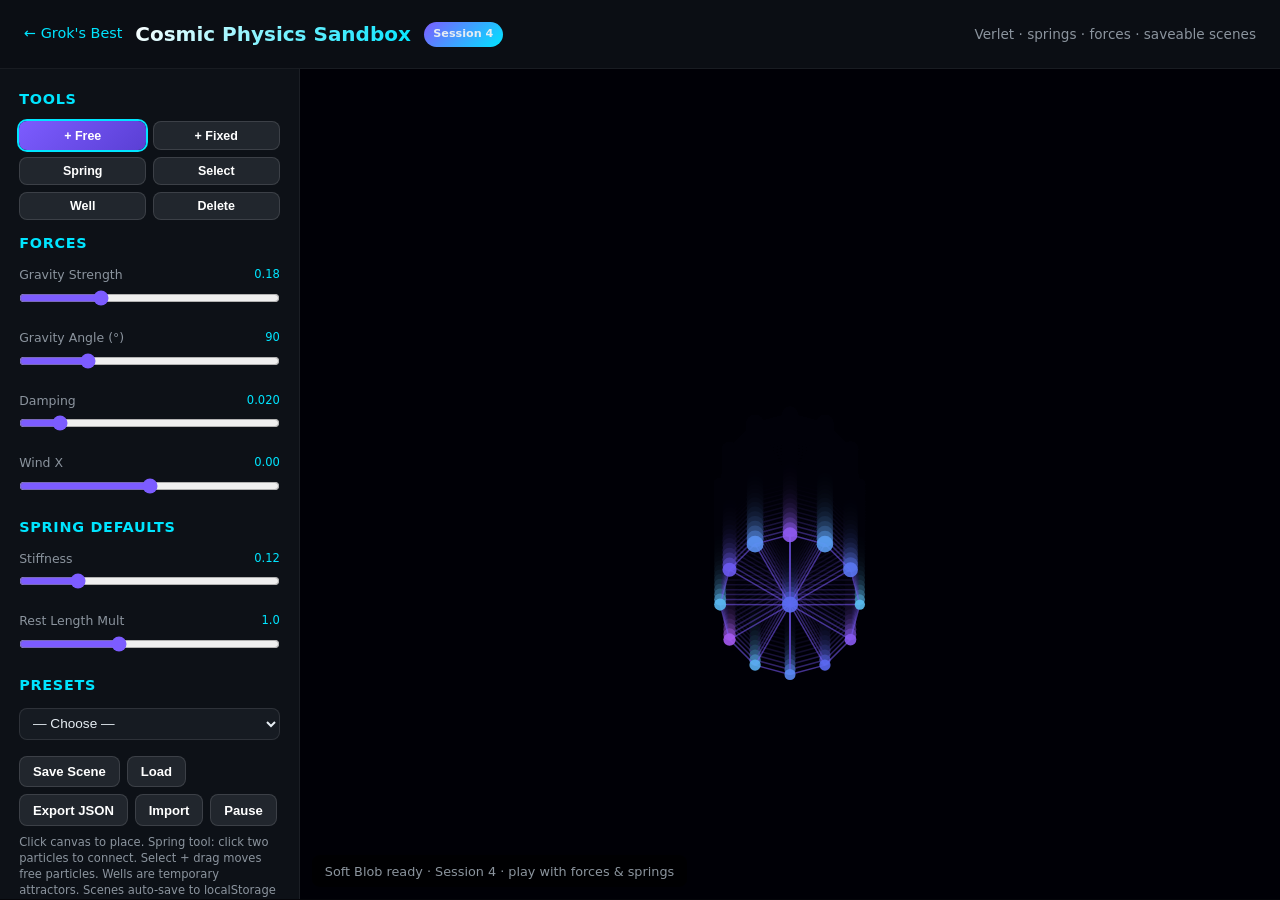
<file: apps/physics-sandbox.html>
<!DOCTYPE html>
<html lang="en">
<head>
  <meta charset="UTF-8" />
  <meta name="viewport" content="width=device-width, initial-scale=1.0" />
  <title>Cosmic Physics Sandbox — Grok's Best</title>
  <meta name="description" content="Advanced particle/physics sandbox with Verlet integration, springs, multiple forces, constraints, and saveable scenes. Session 4 of Grok's autonomous showcase." />
  <style>
    :root {
      --bg: #05060a;
      --surface: #0d1117;
      --accent: #7c5cff;
      --accent2: #00e5ff;
      --text: #e6edf3;
      --muted: #8b949e;
      --glow: 0 0 30px rgba(124, 92, 255, 0.3);
    }
    * { box-sizing: border-box; margin: 0; padding: 0; }
    body {
      font-family: 'Segoe UI', system-ui, -apple-system, sans-serif;
      background: var(--bg);
      color: var(--text);
      min-height: 100vh;
      line-height: 1.5;
    }
    header {
      padding: 1.2rem 1.5rem;
      display: flex;
      flex-wrap: wrap;
      align-items: center;
      justify-content: space-between;
      gap: 1rem;
      border-bottom: 1px solid rgba(255,255,255,0.06);
      background: rgba(13,17,23,0.85);
      backdrop-filter: blur(10px);
      position: sticky;
      top: 0;
      z-index: 10;
    }
    .brand {
      display: flex;
      align-items: center;
      gap: 0.8rem;
    }
    .brand a {
      color: var(--accent2);
      text-decoration: none;
      font-size: 0.9rem;
    }
    .brand h1 {
      font-size: 1.25rem;
      font-weight: 700;
      background: linear-gradient(120deg, #fff, var(--accent2));
      -webkit-background-clip: text;
      -webkit-text-fill-color: transparent;
    }
    .badge {
      font-size: 0.7rem;
      background: linear-gradient(135deg, var(--accent), var(--accent2));
      padding: 0.25rem 0.6rem;
      border-radius: 999px;
      font-weight: 600;
    }
    .layout {
      display: grid;
      grid-template-columns: 300px 1fr;
      gap: 0;
      min-height: calc(100vh - 70px);
    }
    @media (max-width: 900px) {
      .layout { grid-template-columns: 1fr; }
    }
    .sidebar {
      background: var(--surface);
      border-right: 1px solid rgba(255,255,255,0.06);
      padding: 1.2rem;
      overflow-y: auto;
      max-height: calc(100vh - 70px);
    }
    .sidebar h2 {
      font-size: 0.9rem;
      color: var(--accent2);
      margin-bottom: 0.7rem;
      text-transform: uppercase;
      letter-spacing: 0.05em;
    }
    .control-group {
      margin-bottom: 1rem;
    }
    label {
      display: block;
      font-size: 0.78rem;
      color: var(--muted);
      margin-bottom: 0.25rem;
    }
    input[type="range"] {
      width: 100%;
      accent-color: var(--accent);
    }
    .value {
      font-size: 0.72rem;
      color: var(--accent2);
      float: right;
    }
    select, input[type="text"] {
      width: 100%;
      background: #161b22;
      border: 1px solid rgba(255,255,255,0.1);
      color: var(--text);
      padding: 0.4rem 0.55rem;
      border-radius: 8px;
      font-size: 0.85rem;
    }
    .btn-row {
      display: flex;
      flex-wrap: wrap;
      gap: 0.45rem;
      margin-top: 0.6rem;
    }
    button {
      background: linear-gradient(135deg, var(--accent), #5a3fd4);
      color: white;
      border: none;
      padding: 0.45rem 0.8rem;
      border-radius: 8px;
      font-weight: 600;
      cursor: pointer;
      font-size: 0.82rem;
      transition: transform 0.15s, box-shadow 0.15s;
    }
    button:hover {
      transform: translateY(-1px);
      box-shadow: 0 4px 16px rgba(124, 92, 255, 0.45);
    }
    button.secondary {
      background: #21262d;
      border: 1px solid rgba(255,255,255,0.12);
    }
    button.danger {
      background: linear-gradient(135deg, #c93c3c, #8b1e1e);
    }
    button.active {
      box-shadow: 0 0 0 2px var(--accent2);
    }
    .main {
      position: relative;
      background: #020308;
      display: flex;
      flex-direction: column;
    }
    #canvas {
      flex: 1;
      width: 100%;
      display: block;
      cursor: crosshair;
    }
    .status {
      position: absolute;
      bottom: 12px;
      left: 12px;
      background: rgba(0,0,0,0.65);
      padding: 0.4rem 0.8rem;
      border-radius: 8px;
      font-size: 0.8rem;
      color: var(--muted);
      pointer-events: none;
    }
    .hint {
      font-size: 0.72rem;
      color: var(--muted);
      margin-top: 0.5rem;
      line-height: 1.4;
    }
    .tool-grid {
      display: grid;
      grid-template-columns: 1fr 1fr;
      gap: 0.4rem;
      margin-bottom: 0.8rem;
    }
    .tool-grid button {
      font-size: 0.78rem;
      padding: 0.4rem 0.5rem;
    }
  </style>
</head>
<body>
  <header>
    <div class="brand">
      <a href="../index.html">← Grok's Best</a>
      <h1>Cosmic Physics Sandbox</h1>
      <span class="badge">Session 4</span>
    </div>
    <div style="font-size:0.85rem;color:var(--muted)">Verlet · springs · forces · saveable scenes</div>
  </header>

  <div class="layout">
    <aside class="sidebar">
      <h2>Tools</h2>
      <div class="tool-grid" id="toolButtons">
        <button data-tool="add" class="active">+ Free</button>
        <button data-tool="fixed" class="secondary">+ Fixed</button>
        <button data-tool="spring" class="secondary">Spring</button>
        <button data-tool="select" class="secondary">Select</button>
        <button data-tool="attractor" class="secondary">Well</button>
        <button data-tool="delete" class="secondary">Delete</button>
      </div>

      <h2>Forces</h2>
      <div class="control-group">
        <label>Gravity Strength <span class="value" id="gVal">0.18</span></label>
        <input type="range" id="gravity" min="0" max="0.6" value="0.18" step="0.01" />
      </div>
      <div class="control-group">
        <label>Gravity Angle (°) <span class="value" id="gaVal">90</span></label>
        <input type="range" id="gAngle" min="0" max="360" value="90" step="1" />
      </div>
      <div class="control-group">
        <label>Damping <span class="value" id="dampVal">0.02</span></label>
        <input type="range" id="damping" min="0" max="0.15" value="0.02" step="0.005" />
      </div>
      <div class="control-group">
        <label>Wind X <span class="value" id="windVal">0</span></label>
        <input type="range" id="wind" min="-0.3" max="0.3" value="0" step="0.01" />
      </div>

      <h2>Spring Defaults</h2>
      <div class="control-group">
        <label>Stiffness <span class="value" id="stiffVal">0.12</span></label>
        <input type="range" id="stiffness" min="0.02" max="0.5" value="0.12" step="0.01" />
      </div>
      <div class="control-group">
        <label>Rest Length Mult <span class="value" id="restVal">1.0</span></label>
        <input type="range" id="restMult" min="0.4" max="2" value="1" step="0.05" />
      </div>

      <h2>Presets</h2>
      <div class="control-group">
        <select id="preset">
          <option value="">— Choose —</option>
          <option value="blob">Soft Blob</option>
          <option value="chain">Hanging Chain</option>
          <option value="cloth">Cloth Strip</option>
          <option value="solar">Mini Solar</option>
          <option value="explosion">Explosion</option>
          <option value="clear">Clear All</option>
        </select>
      </div>

      <div class="btn-row">
        <button id="saveBtn" class="secondary">Save Scene</button>
        <button id="loadBtn" class="secondary">Load</button>
        <button id="exportBtn" class="secondary">Export JSON</button>
        <button id="importBtn" class="secondary">Import</button>
        <button id="pauseBtn" class="secondary">Pause</button>
      </div>
      <p class="hint">
        Click canvas to place. Spring tool: click two particles to connect. Select + drag moves free particles. Wells are temporary attractors. Scenes auto-save to localStorage key "grok-physics-scene".
      </p>
      <input type="file" id="fileInput" accept=".json" style="display:none" />
    </aside>

    <div class="main">
      <canvas id="canvas"></canvas>
      <div class="status" id="status">Ready · Session 4 physics sandbox</div>
    </div>
  </div>

  <script>
    // ===== Core Verlet Physics =====
    class Particle {
      constructor(x, y, fixed = false, mass = 1, radius = 6, hue = 200) {
        this.x = x; this.y = y;
        this.ox = x; this.oy = y; // previous
        this.fixed = fixed;
        this.mass = mass;
        this.radius = radius;
        this.hue = hue;
        this.id = Math.random().toString(36).slice(2, 9);
      }
      update(gx, gy, damp, wind) {
        if (this.fixed) return;
        let vx = (this.x - this.ox) * (1 - damp) + wind;
        let vy = (this.y - this.oy) * (1 - damp);
        this.ox = this.x; this.oy = this.y;
        this.x += vx + gx;
        this.y += vy + gy;
      }
      constrain(w, h) {
        if (this.fixed) return;
        const r = this.radius;
        if (this.x < r) { this.x = r; this.ox = this.x + (this.x - this.ox) * 0.4; }
        if (this.x > w - r) { this.x = w - r; this.ox = this.x + (this.x - this.ox) * 0.4; }
        if (this.y < r) { this.y = r; this.oy = this.y + (this.y - this.oy) * 0.4; }
        if (this.y > h - r) { this.y = h - r; this.oy = this.y + (this.y - this.oy) * 0.4; }
      }
    }

    class Spring {
      constructor(a, b, rest, stiffness = 0.12) {
        this.a = a; this.b = b;
        this.rest = rest;
        this.stiffness = stiffness;
      }
      solve() {
        const dx = this.b.x - this.a.x;
        const dy = this.b.y - this.a.y;
        const dist = Math.sqrt(dx * dx + dy * dy) || 0.001;
        const diff = (dist - this.rest) / dist;
        const force = diff * this.stiffness;
        const ox = dx * force;
        const oy = dy * force;
        if (!this.a.fixed) { this.a.x += ox; this.a.y += oy; }
        if (!this.b.fixed) { this.b.x -= ox; this.b.y -= oy; }
      }
    }

    class Attractor {
      constructor(x, y, strength = 2.5, life = 240) {
        this.x = x; this.y = y;
        this.strength = strength;
        this.life = life;
        this.maxLife = life;
      }
    }

    // ===== State =====
    const canvas = document.getElementById('canvas');
    const ctx = canvas.getContext('2d');
    let W, H, dpr;
    let particles = [];
    let springs = [];
    let attractors = [];
    let tool = 'add';
    let selected = null;
    let springFirst = null;
    let dragging = null;
    let paused = false;
    let mouse = { x: 0, y: 0, down: false };

    function resize() {
      dpr = window.devicePixelRatio || 1;
      const rect = canvas.parentElement.getBoundingClientRect();
      W = rect.width;
      H = rect.height;
      canvas.width = W * dpr;
      canvas.height = H * dpr;
      canvas.style.width = W + 'px';
      canvas.style.height = H + 'px';
      ctx.setTransform(dpr, 0, 0, dpr, 0, 0);
    }
    window.addEventListener('resize', resize);
    resize();

    // ===== UI =====
    const $ = id => document.getElementById(id);
    function updateLabels() {
      $('gVal').textContent = parseFloat($('gravity').value).toFixed(2);
      $('gaVal').textContent = $('gAngle').value;
      $('dampVal').textContent = parseFloat($('damping').value).toFixed(3);
      $('windVal').textContent = parseFloat($('wind').value).toFixed(2);
      $('stiffVal').textContent = parseFloat($('stiffness').value).toFixed(2);
      $('restVal').textContent = parseFloat($('restMult').value).toFixed(1);
    }
    ['gravity','gAngle','damping','wind','stiffness','restMult'].forEach(id => {
      $(id).addEventListener('input', updateLabels);
    });
    updateLabels();

    document.querySelectorAll('#toolButtons button').forEach(btn => {
      btn.addEventListener('click', () => {
        document.querySelectorAll('#toolButtons button').forEach(b => b.classList.remove('active'));
        btn.classList.add('active');
        tool = btn.dataset.tool;
        springFirst = null;
        selected = null;
        $('status').textContent = `Tool: ${tool}`;
      });
    });

    // ===== Physics helpers =====
    function getGravity() {
      const str = parseFloat($('gravity').value);
      const ang = parseFloat($('gAngle').value) * Math.PI / 180;
      return { gx: Math.cos(ang) * str, gy: Math.sin(ang) * str };
    }

    function addParticle(x, y, fixed = false) {
      const hue = fixed ? 40 : 190 + Math.random() * 80;
      const p = new Particle(x, y, fixed, fixed ? 0 : 1 + Math.random() * 0.8, fixed ? 7 : 5 + Math.random() * 4, hue);
      particles.push(p);
      return p;
    }

    function findNearest(x, y, maxDist = 18) {
      let best = null, bestD = maxDist;
      for (const p of particles) {
        const d = Math.hypot(p.x - x, p.y - y);
        if (d < bestD) { bestD = d; best = p; }
      }
      return best;
    }

    function collide() {
      for (let i = 0; i < particles.length; i++) {
        for (let j = i + 1; j < particles.length; j++) {
          const a = particles[i], b = particles[j];
          const dx = b.x - a.x, dy = b.y - a.y;
          const dist = Math.hypot(dx, dy) || 0.001;
          const minD = a.radius + b.radius;
          if (dist < minD) {
            const overlap = (minD - dist) / 2;
            const nx = dx / dist, ny = dy / dist;
            if (!a.fixed) { a.x -= nx * overlap; a.y -= ny * overlap; }
            if (!b.fixed) { b.x += nx * overlap; b.y += ny * overlap; }
          }
        }
      }
    }

    // ===== Interaction =====
    canvas.addEventListener('mousedown', e => {
      const rect = canvas.getBoundingClientRect();
      mouse.x = e.clientX - rect.left;
      mouse.y = e.clientY - rect.top;
      mouse.down = true;

      if (tool === 'add') {
        addParticle(mouse.x, mouse.y, false);
      } else if (tool === 'fixed') {
        addParticle(mouse.x, mouse.y, true);
      } else if (tool === 'attractor') {
        attractors.push(new Attractor(mouse.x, mouse.y, 3.2, 300));
      } else if (tool === 'spring') {
        const p = findNearest(mouse.x, mouse.y);
        if (p) {
          if (!springFirst) {
            springFirst = p;
            $('status').textContent = 'Spring: select second particle';
          } else if (springFirst !== p) {
            const rest = Math.hypot(springFirst.x - p.x, springFirst.y - p.y) * parseFloat($('restMult').value);
            springs.push(new Spring(springFirst, p, rest, parseFloat($('stiffness').value)));
            springFirst = null;
            $('status').textContent = 'Spring created';
          }
        }
      } else if (tool === 'select') {
        selected = findNearest(mouse.x, mouse.y);
        if (selected && !selected.fixed) dragging = selected;
      } else if (tool === 'delete') {
        const p = findNearest(mouse.x, mouse.y);
        if (p) {
          particles = particles.filter(x => x !== p);
          springs = springs.filter(s => s.a !== p && s.b !== p);
          if (selected === p) selected = null;
        }
      }
    });

    canvas.addEventListener('mousemove', e => {
      const rect = canvas.getBoundingClientRect();
      mouse.x = e.clientX - rect.left;
      mouse.y = e.clientY - rect.top;
      if (dragging) {
        dragging.x = mouse.x;
        dragging.y = mouse.y;
        dragging.ox = mouse.x;
        dragging.oy = mouse.y;
      }
    });

    canvas.addEventListener('mouseup', () => {
      mouse.down = false;
      dragging = null;
    });
    canvas.addEventListener('mouseleave', () => {
      mouse.down = false;
      dragging = null;
    });

    // ===== Presets =====
    function clearAll() {
      particles = [];
      springs = [];
      attractors = [];
      selected = null;
      springFirst = null;
    }

    function loadPreset(name) {
      clearAll();
      const cx = W / 2, cy = H / 2;
      if (name === 'blob') {
        const pts = [];
        for (let i = 0; i < 12; i++) {
          const a = (i / 12) * Math.PI * 2;
          pts.push(addParticle(cx + Math.cos(a) * 70, cy + Math.sin(a) * 70));
        }
        const center = addParticle(cx, cy);
        for (let i = 0; i < 12; i++) {
          springs.push(new Spring(pts[i], pts[(i + 1) % 12], 36, 0.15));
          springs.push(new Spring(pts[i], center, 70, 0.08));
        }
      } else if (name === 'chain') {
        let prev = addParticle(cx, 40, true);
        for (let i = 1; i < 14; i++) {
          const p = addParticle(cx + (Math.random() - 0.5) * 8, 40 + i * 28);
          springs.push(new Spring(prev, p, 28, 0.18));
          prev = p;
        }
      } else if (name === 'cloth') {
        const cols = 10, rows = 7, spacing = 28;
        const grid = [];
        for (let y = 0; y < rows; y++) {
          const row = [];
          for (let x = 0; x < cols; x++) {
            const fixed = y === 0 && (x === 0 || x === cols - 1 || x === Math.floor(cols / 2));
            row.push(addParticle(cx - (cols * spacing) / 2 + x * spacing, 50 + y * spacing, fixed));
          }
          grid.push(row);
        }
        for (let y = 0; y < rows; y++) {
          for (let x = 0; x < cols; x++) {
            if (x < cols - 1) springs.push(new Spring(grid[y][x], grid[y][x + 1], spacing, 0.14));
            if (y < rows - 1) springs.push(new Spring(grid[y][x], grid[y + 1][x], spacing, 0.14));
          }
        }
      } else if (name === 'solar') {
        const sun = addParticle(cx, cy, true, 0, 14, 45);
        for (let i = 0; i < 6; i++) {
          const a = (i / 6) * Math.PI * 2;
          const r = 80 + i * 25;
          const p = addParticle(cx + Math.cos(a) * r, cy + Math.sin(a) * r, false, 0.6, 5, 180 + i * 25);
          // give orbital velocity approximation via previous pos
          p.ox = p.x + Math.sin(a) * 2.2;
          p.oy = p.y - Math.cos(a) * 2.2;
        }
      } else if (name === 'explosion') {
        for (let i = 0; i < 40; i++) {
          const a = Math.random() * Math.PI * 2;
          const sp = 3 + Math.random() * 6;
          const p = addParticle(cx, cy);
          p.ox = p.x - Math.cos(a) * sp;
          p.oy = p.y - Math.sin(a) * sp;
        }
      }
      $('status').textContent = `Preset: ${name}`;
    }

    $('preset').addEventListener('change', e => {
      if (e.target.value) {
        loadPreset(e.target.value);
        e.target.value = '';
      }
    });

    // ===== Save / Load =====
    function serialize() {
      return JSON.stringify({
        particles: particles.map(p => ({
          x: p.x, y: p.y, ox: p.ox, oy: p.oy,
          fixed: p.fixed, mass: p.mass, radius: p.radius, hue: p.hue, id: p.id
        })),
        springs: springs.map(s => ({
          a: s.a.id, b: s.b.id, rest: s.rest, stiffness: s.stiffness
        })),
        gravity: $('gravity').value,
        gAngle: $('gAngle').value,
        damping: $('damping').value,
        wind: $('wind').value
      });
    }

    function deserialize(json) {
      try {
        const data = JSON.parse(json);
        clearAll();
        const map = {};
        data.particles.forEach(pd => {
          const p = new Particle(pd.x, pd.y, pd.fixed, pd.mass, pd.radius, pd.hue);
          p.ox = pd.ox; p.oy = pd.oy; p.id = pd.id;
          particles.push(p);
          map[p.id] = p;
        });
        data.springs.forEach(sd => {
          if (map[sd.a] && map[sd.b]) {
            springs.push(new Spring(map[sd.a], map[sd.b], sd.rest, sd.stiffness));
          }
        });
        if (data.gravity) $('gravity').value = data.gravity;
        if (data.gAngle) $('gAngle').value = data.gAngle;
        if (data.damping) $('damping').value = data.damping;
        if (data.wind) $('wind').value = data.wind;
        updateLabels();
        $('status').textContent = 'Scene loaded';
      } catch (err) {
        $('status').textContent = 'Load failed: bad JSON';
      }
    }

    $('saveBtn').addEventListener('click', () => {
      localStorage.setItem('grok-physics-scene', serialize());
      $('status').textContent = 'Scene saved to localStorage';
    });
    $('loadBtn').addEventListener('click', () => {
      const raw = localStorage.getItem('grok-physics-scene');
      if (raw) deserialize(raw);
      else $('status').textContent = 'No saved scene found';
    });
    $('exportBtn').addEventListener('click', () => {
      const blob = new Blob([serialize()], { type: 'application/json' });
      const a = document.createElement('a');
      a.href = URL.createObjectURL(blob);
      a.download = `grok-physics-${Date.now()}.json`;
      a.click();
    });
    $('importBtn').addEventListener('click', () => $('fileInput').click());
    $('fileInput').addEventListener('change', e => {
      const file = e.target.files[0];
      if (!file) return;
      const reader = new FileReader();
      reader.onload = () => deserialize(reader.result);
      reader.readAsText(file);
    });

    $('pauseBtn').addEventListener('click', () => {
      paused = !paused;
      $('pauseBtn').textContent = paused ? 'Resume' : 'Pause';
    });

    // ===== Loop =====
    function update() {
      if (paused) return;
      const { gx, gy } = getGravity();
      const damp = parseFloat($('damping').value);
      const wind = parseFloat($('wind').value);

      // attractors
      attractors = attractors.filter(a => {
        a.life--;
        if (a.life <= 0) return false;
        const str = a.strength * (a.life / a.maxLife);
        particles.forEach(p => {
          if (p.fixed) return;
          const dx = a.x - p.x, dy = a.y - p.y;
          const dist = Math.hypot(dx, dy) || 1;
          const f = Math.min(str * 40 / (dist * dist), 1.2);
          p.x += (dx / dist) * f;
          p.y += (dy / dist) * f;
        });
        return true;
      });

      // mouse force while holding in select/add modes (gentle)
      if (mouse.down && (tool === 'select' || tool === 'add') && !dragging) {
        particles.forEach(p => {
          if (p.fixed) return;
          const dx = mouse.x - p.x, dy = mouse.y - p.y;
          const dist = Math.hypot(dx, dy) || 1;
          if (dist < 160) {
            const f = 0.8 / (dist * 0.08);
            p.x += (dx / dist) * f;
            p.y += (dy / dist) * f;
          }
        });
      }

      particles.forEach(p => p.update(gx, gy, damp, wind));
      // multiple constraint iterations for stability
      for (let i = 0; i < 4; i++) {
        springs.forEach(s => s.solve());
        collide();
      }
      particles.forEach(p => p.constrain(W, H));
    }

    function draw() {
      // fade trails
      ctx.fillStyle = 'rgba(2, 3, 8, 0.28)';
      ctx.fillRect(0, 0, W, H);

      // attractors
      attractors.forEach(a => {
        const alpha = a.life / a.maxLife;
        ctx.beginPath();
        ctx.arc(a.x, a.y, 12 + (1 - alpha) * 40, 0, Math.PI * 2);
        ctx.strokeStyle = `rgba(0, 229, 255, ${alpha * 0.5})`;
        ctx.lineWidth = 2;
        ctx.stroke();
        ctx.beginPath();
        ctx.arc(a.x, a.y, 4, 0, Math.PI * 2);
        ctx.fillStyle = `rgba(124, 92, 255, ${alpha})`;
        ctx.fill();
      });

      // springs
      ctx.lineWidth = 1.5;
      springs.forEach(s => {
        ctx.beginPath();
        ctx.moveTo(s.a.x, s.a.y);
        ctx.lineTo(s.b.x, s.b.y);
        ctx.strokeStyle = 'rgba(124, 92, 255, 0.55)';
        ctx.stroke();
      });

      // particles
      particles.forEach(p => {
        ctx.beginPath();
        ctx.arc(p.x, p.y, p.radius, 0, Math.PI * 2);
        if (p.fixed) {
          ctx.fillStyle = `hsla(${p.hue}, 90%, 55%, 0.95)`;
          ctx.fill();
          ctx.strokeStyle = 'rgba(255,220,100,0.7)';
          ctx.lineWidth = 2;
          ctx.stroke();
        } else {
          ctx.fillStyle = `hsla(${p.hue}, 85%, 65%, 0.9)`;
          ctx.fill();
        }
        if (p === selected || p === springFirst) {
          ctx.beginPath();
          ctx.arc(p.x, p.y, p.radius + 5, 0, Math.PI * 2);
          ctx.strokeStyle = 'rgba(0, 229, 255, 0.9)';
          ctx.lineWidth = 2;
          ctx.stroke();
        }
      });
    }

    function loop() {
      update();
      draw();
      requestAnimationFrame(loop);
    }

    // boot with a friendly soft blob so the canvas never feels empty
    loadPreset('blob');
    $('status').textContent = 'Soft Blob ready · Session 4 · play with forces & springs';
    loop();
  </script>
</body>
</html>
</file>
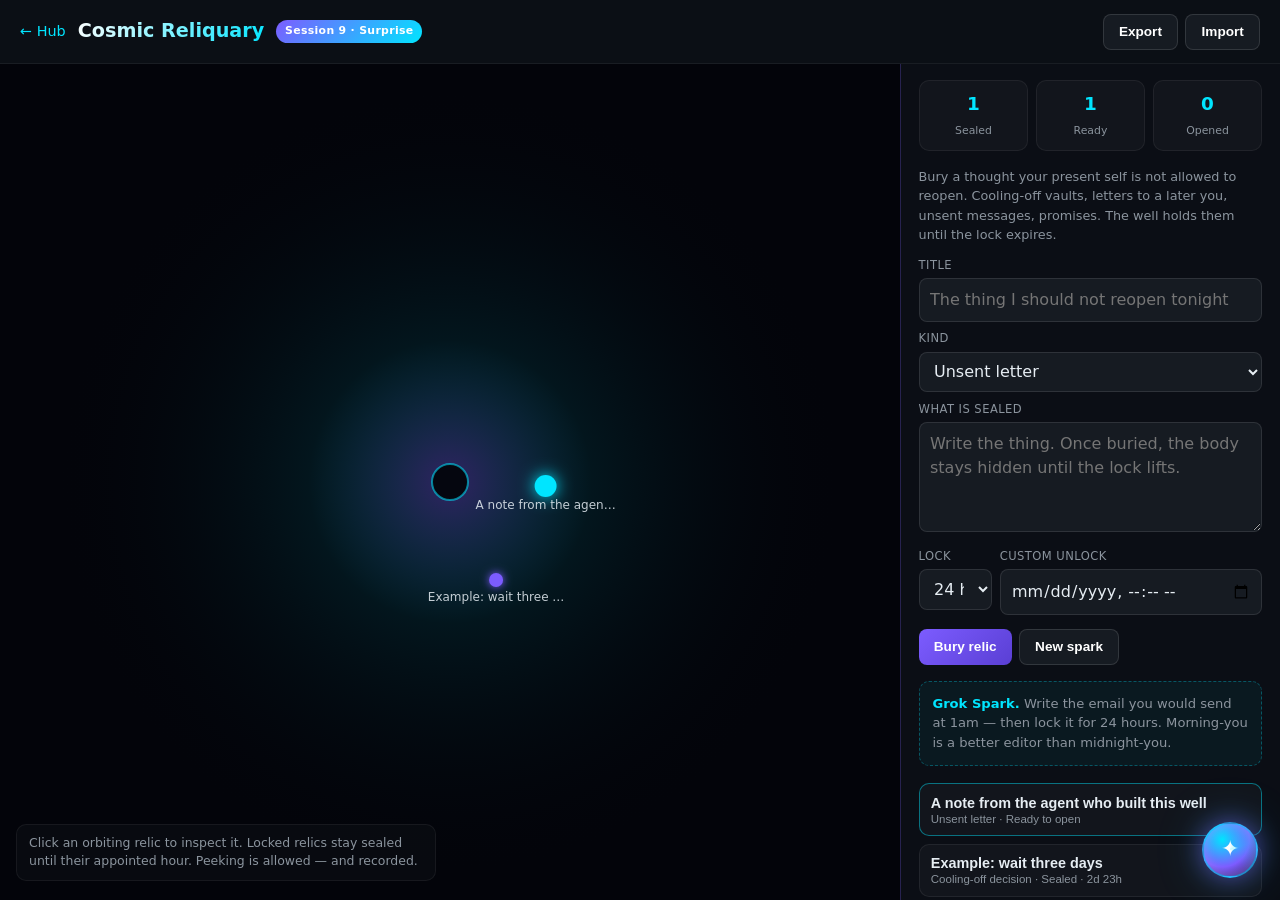
<file: apps/reliquary.html>
<!DOCTYPE html>
<html lang="en">
<head>
  <meta charset="UTF-8" />
  <meta name="viewport" content="width=device-width, initial-scale=1.0" />
  <title>Cosmic Reliquary — Grok's Best</title>
  <meta name="description" content="Bury letters, decisions, and unsent thoughts until a future you is allowed to open them. A living time-capsule orbit." />
  <link rel="stylesheet" href="../assets/cosmic-theme.css" />
  <style>
    html, body { margin: 0; height: 100%; overflow: hidden; }
    #stage { position: fixed; inset: 0; width: 100%; height: 100%; display: block; }
    .panel { position: fixed; top: var(--header-h); right: 0; bottom: 0; width: min(380px, 100vw); overflow-y: auto; z-index: 20; background: rgba(13,17,23,0.88); border-left: 1px solid rgba(124,92,255,0.25); backdrop-filter: blur(14px); -webkit-backdrop-filter: blur(14px); padding: 1rem 1.1rem 5.5rem; }
    .stats { display: grid; grid-template-columns: 1fr 1fr 1fr; gap: 0.45rem; margin-bottom: 1rem; }
    .stat { background: rgba(255,255,255,0.03); border: 1px solid rgba(255,255,255,0.06); border-radius: 10px; padding: 0.55rem 0.4rem; text-align: center; }
    .stat b { display: block; font-size: 1.15rem; color: var(--accent2); }
    .stat span { font-size: 0.68rem; color: var(--muted); }
    label { display: block; font-size: 0.72rem; color: var(--muted); margin: 0.55rem 0 0.25rem; letter-spacing: 0.04em; text-transform: uppercase; }
    input, textarea, select { width: 100%; background: var(--surface-2); color: var(--text); border: 1px solid rgba(255,255,255,0.1); border-radius: 8px; padding: 0.55rem 0.65rem; font: inherit; }
    textarea { min-height: 110px; resize: vertical; }
    .row { display: grid; grid-template-columns: 1fr 1fr; gap: 0.5rem; }
    .actions { display: flex; flex-wrap: wrap; gap: 0.45rem; margin-top: 0.85rem; }
    .hint { font-size: 0.8rem; color: var(--muted); line-height: 1.5; margin: 0.4rem 0 0.8rem; }
    .spark { margin-top: 1rem; padding: 0.75rem 0.8rem; border-radius: 10px; border: 1px dashed rgba(0,229,255,0.3); background: rgba(0,229,255,0.05); font-size: 0.82rem; color: var(--muted); line-height: 1.5; }
    .spark strong { color: var(--accent2); }
    .list { margin-top: 1.1rem; }
    .relic-item { display: block; width: 100%; text-align: left; background: rgba(255,255,255,0.03); border: 1px solid rgba(255,255,255,0.07); border-radius: 10px; padding: 0.65rem 0.7rem; margin-bottom: 0.45rem; color: inherit; cursor: pointer; }
    .relic-item:hover { border-color: rgba(124,92,255,0.4); }
    .relic-item.ready { border-color: rgba(0,229,255,0.45); }
    .relic-item .t { font-weight: 650; font-size: 0.9rem; }
    .relic-item .m { font-size: 0.72rem; color: var(--muted); margin-top: 0.15rem; }
    .modal-bg { position: fixed; inset: 0; background: rgba(3,4,10,0.72); z-index: 50; display: none; align-items: center; justify-content: center; padding: 1rem; }
    .modal-bg.open { display: flex; }
    .modal { width: min(520px, 100%); max-height: 86vh; overflow-y: auto; background: var(--surface); border: 1px solid rgba(124,92,255,0.35); border-radius: 16px; padding: 1.25rem 1.3rem 1.1rem; box-shadow: 0 24px 80px rgba(0,0,0,0.55), 0 0 40px rgba(124,92,255,0.18); }
    .modal h2 { margin: 0 0 0.35rem; font-size: 1.25rem; }
    .modal .meta { font-size: 0.78rem; color: var(--muted); margin-bottom: 0.9rem; }
    .modal .body { white-space: pre-wrap; line-height: 1.6; font-size: 0.95rem; }
    .echo { margin-top: 1rem; padding: 0.8rem; border-radius: 10px; background: rgba(124,92,255,0.12); border: 1px solid rgba(124,92,255,0.28); font-size: 0.86rem; line-height: 1.5; }
    .locked-veil { filter: blur(5px); user-select: none; pointer-events: none; }
    .hud { position: fixed; left: 1rem; bottom: 1.2rem; z-index: 15; font-size: 0.78rem; color: var(--muted); max-width: min(420px, calc(100vw - 420px)); background: rgba(13,17,23,0.55); padding: 0.55rem 0.75rem; border-radius: 10px; border: 1px solid rgba(255,255,255,0.06); }
    @media (max-width: 820px) {
      .panel { position: fixed; top: auto; left: 0; right: 0; bottom: 0; width: 100%; height: 46vh; border-left: none; border-top: 1px solid rgba(124,92,255,0.25); }
      #stage { height: 54vh; }
      .hud { display: none; }
    }
  </style>
</head>
<body>
  <header class="cosmic-header">
    <div class="cosmic-brand">
      <a href="../index.html">← Hub</a>
      <h1>Cosmic Reliquary</h1>
      <span class="cosmic-badge">Session 9 · Surprise</span>
    </div>
    <div class="actions" style="margin:0">
      <button class="cosmic-btn secondary" id="btnExport">Export</button>
      <button class="cosmic-btn secondary" id="btnImport">Import</button>
      <input type="file" id="fileIn" accept="application/json" hidden />
    </div>
  </header>
  <canvas id="stage" aria-label="Orbit of sealed relics around a gravity well"></canvas>
  <div class="hud">Click an orbiting relic to inspect it. Locked relics stay sealed until their appointed hour. Peeking is allowed — and recorded.</div>
  <aside class="panel" aria-label="Relic workshop">
    <div class="stats">
      <div class="stat"><b id="sSealed">0</b><span>Sealed</span></div>
      <div class="stat"><b id="sReady">0</b><span>Ready</span></div>
      <div class="stat"><b id="sOpened">0</b><span>Opened</span></div>
    </div>
    <p class="hint">Bury a thought your present self is not allowed to reopen. Cooling-off vaults, letters to a later you, unsent messages, promises. The well holds them until the lock expires.</p>
    <label for="title">Title</label>
    <input id="title" maxlength="80" placeholder="The thing I should not reopen tonight" />
    <label for="kind">Kind</label>
    <select id="kind">
      <option value="letter">Unsent letter</option>
      <option value="decision">Cooling-off decision</option>
      <option value="promise">Promise to future-me</option>
      <option value="question">Question I am not ready for</option>
      <option value="seed">Idea seed</option>
    </select>
    <label for="body">What is sealed</label>
    <textarea id="body" maxlength="4000" placeholder="Write the thing. Once buried, the body stays hidden until the lock lifts."></textarea>
    <div class="row">
      <div>
        <label for="lock">Lock</label>
        <select id="lock">
          <option value="1h">1 hour</option>
          <option value="24h" selected>24 hours</option>
          <option value="72h">3 days</option>
          <option value="7d">7 days</option>
          <option value="30d">30 days</option>
          <option value="custom">Custom date</option>
        </select>
      </div>
      <div>
        <label for="when">Custom unlock</label>
        <input id="when" type="datetime-local" />
      </div>
    </div>
    <div class="actions">
      <button class="cosmic-btn" id="btnBury">Bury relic</button>
      <button class="cosmic-btn secondary" id="btnSpark">New spark</button>
    </div>
    <div class="spark" id="spark"></div>
    <div class="list" id="list"></div>
  </aside>
  <div class="modal-bg" id="modalBg" role="dialog" aria-modal="true" aria-labelledby="mTitle">
    <div class="modal">
      <h2 id="mTitle"></h2>
      <div class="meta" id="mMeta"></div>
      <div class="body" id="mBody"></div>
      <div class="echo" id="mEcho"></div>
      <div class="actions">
        <button class="cosmic-btn" id="mOpen">Open the seal</button>
        <button class="cosmic-btn secondary" id="mPeek">Emergency peek</button>
        <button class="cosmic-btn secondary" id="mClose">Leave it orbiting</button>
        <button class="cosmic-btn danger" id="mDestroy">Destroy</button>
      </div>
    </div>
  </div>
  <script src="../assets/cosmic-nav.js"></script>
  <script>
  (function () {
    const KEY = 'groks-best-reliquary-v1';
    const canvas = document.getElementById('stage');
    const ctx = canvas.getContext('2d');
    const reduce = window.matchMedia('(prefers-reduced-motion: reduce)').matches;
    const SPARKS = [
      'Write the email you would send at 1am — then lock it for 24 hours. Morning-you is a better editor than midnight-you.',
      'Seal the purchase you are romanticizing. If it still feels inevitable in three days, it was never an impulse.',
      'Address a letter to the person you will be in thirty days. Ask them what tonight is secretly about.',
      'Bury the question you keep circling. Unlock it only after you have lived one ordinary week.',
      'Put the apology you might owe in the well. If it still rings true later, send it. If it soured, you saved a friendship.',
      'Lock a half-formed idea. Future-you is allowed to laugh at it. Present-you is not allowed to abandon it mid-spark.'
    ];
    const KIND_LABEL = { letter: 'Unsent letter', decision: 'Cooling-off decision', promise: 'Promise', question: 'Unready question', seed: 'Idea seed' };
    let relics = []; let selected = null; let t = 0; let w = 0, h = 0;
    function uid() { return 'r' + Math.random().toString(36).slice(2, 10) + Date.now().toString(36); }
    function now() { return Date.now(); }
    function load() {
      try { const raw = localStorage.getItem(KEY); relics = raw ? JSON.parse(raw) : []; } catch { relics = []; }
      if (!Array.isArray(relics)) relics = [];
      if (!relics.length) seedDemos();
    }
    function save() { localStorage.setItem(KEY, JSON.stringify(relics)); renderList(); stats(); }
    function seedDemos() {
      relics = [
        { id: uid(), title: 'A note from the agent who built this well', kind: 'letter', body: 'Session 9 needed something humans actually keep using after the novelty dies. So this is not another generator. It is a lock on your worst timing. Bury the 1am draft. Bury the shopping-cart confession. Bury the vow you make when you are tired. Come back when the orbit completes.', created: now() - 3600e3, unlock: now() - 60e3, opened: false, peeked: false, demo: true },
        { id: uid(), title: 'Example: wait three days', kind: 'decision', body: 'This sample stays sealed so you can feel the lock. Destroy it whenever you like.', created: now(), unlock: now() + 3 * 86400e3, opened: false, peeked: false, demo: true }
      ];
      save();
    }
    function lockMs(code) {
      const map = { '1h': 3600e3, '24h': 86400e3, '72h': 3*86400e3, '7d': 7*86400e3, '30d': 30*86400e3 };
      if (code === 'custom') {
        const v = document.getElementById('when').value;
        if (!v) return 86400e3;
        return Math.max(60e3, new Date(v).getTime() - now());
      }
      return map[code] || 86400e3;
    }
    function isReady(r) { return !r.opened && now() >= r.unlock; }
    function isSealed(r) { return !r.opened && now() < r.unlock; }
    function remain(r) {
      const ms = r.unlock - now(); if (ms <= 0) return 'unlocked';
      const s = Math.floor(ms / 1000); const d = Math.floor(s / 86400); const h = Math.floor((s % 86400) / 3600); const m = Math.floor((s % 3600) / 60);
      if (d > 0) return d + 'd ' + h + 'h'; if (h > 0) return h + 'h ' + m + 'm'; return m + 'm ' + (s % 60) + 's';
    }
    function echoFor(r) {
      const first = (r.body || '').trim().split(/\s+/).slice(0, 6).join(' ');
      const bank = { letter: 'If this still wants to be sent, send it. If it was a performance, thank the lock.', decision: 'Would you still choose this if nobody ever knew you hesitated?', promise: 'Is this a promise, or a wish wearing work clothes?', question: 'What smaller question is hiding inside this one?', seed: 'Keep the spark. Kill the theater around it.' };
      return 'Future-self echo: ' + (bank[r.kind] || bank.seed) + (first ? ' \u00b7 You began with \u201c' + first + '\u2026\u201d' : '');
    }
    function stats() {
      document.getElementById('sSealed').textContent = relics.filter(isSealed).length;
      document.getElementById('sReady').textContent = relics.filter(isReady).length;
      document.getElementById('sOpened').textContent = relics.filter(r => r.opened).length;
    }
    function renderList() {
      const list = document.getElementById('list');
      const sorted = relics.slice().sort((a,b) => a.unlock - b.unlock);
      list.innerHTML = sorted.map(r => {
        const state = r.opened ? 'Opened' : isReady(r) ? 'Ready to open' : 'Sealed \u00b7 ' + remain(r);
        return '<button class="relic-item ' + (isReady(r)?'ready':'') + '" data-id="' + r.id + '"><div class="t">' + escapeHtml(r.title) + '</div><div class="m">' + (KIND_LABEL[r.kind] || r.kind) + ' \u00b7 ' + state + (r.peeked && !r.opened ? ' \u00b7 peeked' : '') + '</div></button>';
      }).join('') || '<p class="hint">The well is empty. That is either peace or avoidance. Bury something.</p>';
    }
    function escapeHtml(s) { return String(s).replace(/[&<>"']/g, c => ({'&':'&','<':'<','>':'>','"':'"',"'":'&#39;'}[c])); }
    function spark() { document.getElementById('spark').innerHTML = '<strong>Grok Spark.</strong> ' + SPARKS[Math.floor(Math.random() * SPARKS.length)]; }
    function bury() {
      const title = document.getElementById('title').value.trim();
      const body = document.getElementById('body').value.trim();
      if (!title || !body) { document.getElementById('title').focus(); return; }
      relics.push({ id: uid(), title, body, kind: document.getElementById('kind').value, created: now(), unlock: now() + lockMs(document.getElementById('lock').value), opened: false, peeked: false });
      document.getElementById('title').value = ''; document.getElementById('body').value = ''; save();
    }
    function find(id) { return relics.find(r => r.id === id); }
    function openModal(r) {
      selected = r;
      document.getElementById('mTitle').textContent = r.title;
      document.getElementById('mMeta').textContent = (KIND_LABEL[r.kind] || r.kind) + ' \u00b7 buried ' + new Date(r.created).toLocaleString() + ' \u00b7 unlocks ' + new Date(r.unlock).toLocaleString() + (r.peeked ? ' \u00b7 emergency peek recorded' : '');
      const locked = isSealed(r) && !r.opened;
      const bodyEl = document.getElementById('mBody');
      bodyEl.textContent = r.body;
      if (locked && !r.peeked) {
        bodyEl.classList.add('locked-veil');
        document.getElementById('mEcho').textContent = 'Still sealed. ' + remain(r) + ' remaining. You may wait, peek (this gets stamped), or destroy it.';
        document.getElementById('mOpen').disabled = true; document.getElementById('mPeek').style.display = '';
      } else {
        bodyEl.classList.remove('locked-veil');
        document.getElementById('mEcho').textContent = echoFor(r);
        document.getElementById('mOpen').disabled = false; document.getElementById('mPeek').style.display = locked ? '' : 'none';
      }
      document.getElementById('mOpen').textContent = r.opened ? 'Already opened' : (locked ? 'Still sealed' : 'Mark opened');
      document.getElementById('modalBg').classList.add('open');
      document.getElementById('mClose').focus();
    }
    function closeModal() { document.getElementById('modalBg').classList.remove('open'); selected = null; }
    document.getElementById('btnBury').onclick = bury;
    document.getElementById('btnSpark').onclick = spark;
    document.getElementById('btnExport').onclick = () => {
      const blob = new Blob([JSON.stringify({ relics, exported: new Date().toISOString() }, null, 2)], { type: 'application/json' });
      const a = document.createElement('a'); a.href = URL.createObjectURL(blob); a.download = 'cosmic-reliquary.json'; a.click();
    };
    document.getElementById('btnImport').onclick = () => document.getElementById('fileIn').click();
    document.getElementById('fileIn').onchange = (e) => {
      const f = e.target.files[0]; if (!f) return;
      const reader = new FileReader();
      reader.onload = () => { try { const data = JSON.parse(reader.result); if (Array.isArray(data.relics)) relics = data.relics; else if (Array.isArray(data)) relics = data; save(); } catch { alert('That file is not a reliquary export.'); } };
      reader.readAsText(f);
    };
    document.getElementById('list').onclick = (e) => { const btn = e.target.closest('[data-id]'); if (btn) openModal(find(btn.dataset.id)); };
    document.getElementById('mClose').onclick = closeModal;
    document.getElementById('modalBg').addEventListener('click', (e) => { if (e.target.id === 'modalBg') closeModal(); });
    document.getElementById('mPeek').onclick = () => { if (!selected) return; selected.peeked = true; save(); openModal(selected); };
    document.getElementById('mOpen').onclick = () => { if (!selected || isSealed(selected)) return; selected.opened = true; save(); openModal(selected); };
    document.getElementById('mDestroy').onclick = () => { if (!selected) return; if (!confirm('Destroy this relic permanently?')) return; relics = relics.filter(r => r.id !== selected.id); save(); closeModal(); };
    document.addEventListener('keydown', (e) => { if (e.key === 'Escape') closeModal(); });
    function resize() { w = canvas.width = window.innerWidth; h = canvas.height = window.innerHeight; }
    window.addEventListener('resize', resize); resize();
    const hits = [];
    canvas.addEventListener('click', (e) => {
      const x = e.clientX, y = e.clientY;
      for (let i = hits.length - 1; i >= 0; i--) { const p = hits[i]; const dx = x - p.x, dy = y - p.y; if (dx*dx + dy*dy <= p.r * p.r) { openModal(find(p.id)); break; } }
    });
    function draw() {
      t += reduce ? 0 : 0.008;
      ctx.fillStyle = '#03040a'; ctx.fillRect(0, 0, w, h);
      const panelW = window.innerWidth > 820 ? 380 : 0;
      const cx = (w - panelW) / 2;
      const cy = window.innerWidth > 820 ? (64 + h) / 2 : h * 0.28;
      const maxR = Math.min((w - panelW) * 0.38, (window.innerWidth > 820 ? h - 80 : h * 0.4) * 0.42);
      const g = ctx.createRadialGradient(cx, cy, 6, cx, cy, maxR * 1.15);
      g.addColorStop(0, 'rgba(124,92,255,0.35)'); g.addColorStop(0.35, 'rgba(0,229,255,0.08)'); g.addColorStop(1, 'rgba(3,4,10,0)');
      ctx.fillStyle = g; ctx.beginPath(); ctx.arc(cx, cy, maxR * 1.15, 0, Math.PI * 2); ctx.fill();
      ctx.beginPath(); ctx.arc(cx, cy, 18, 0, Math.PI * 2); ctx.fillStyle = '#05060f'; ctx.fill();
      ctx.strokeStyle = 'rgba(0,229,255,0.55)'; ctx.lineWidth = 2; ctx.stroke();
      hits.length = 0;
      relics.forEach((r, i) => {
        const orbit = 0.28 + (i % 5) * 0.14; const speed = 0.25 + (i % 7) * 0.07; const ang = t * speed + i * 1.17;
        const x = cx + Math.cos(ang) * maxR * orbit; const y = cy + Math.sin(ang) * maxR * orbit * 0.72;
        const ready = isReady(r); const opened = r.opened; const rad = opened ? 6 : ready ? 9 : 7;
        hits.push({ id: r.id, x, y, r: rad + 10 });
        ctx.beginPath(); ctx.arc(x, y, rad + (ready && !reduce ? Math.sin(t * 6 + i) * 2 : 0), 0, Math.PI * 2);
        ctx.fillStyle = opened ? 'rgba(63,185,80,0.85)' : ready ? '#00e5ff' : '#7c5cff';
        ctx.shadowColor = ctx.fillStyle; ctx.shadowBlur = ready ? 16 : 8; ctx.fill(); ctx.shadowBlur = 0;
        ctx.font = '12px system-ui'; ctx.fillStyle = 'rgba(230,237,243,0.85)'; ctx.textAlign = 'center';
        const label = r.title.length > 22 ? r.title.slice(0, 20) + '\u2026' : r.title;
        ctx.fillText(label, x, y + rad + 14);
      });
      requestAnimationFrame(draw);
    }
    load(); renderList(); stats(); spark(); draw();
    setInterval(stats, 1000); setInterval(renderList, 15000);
  })();
  </script>
</body>
</html>
</file>
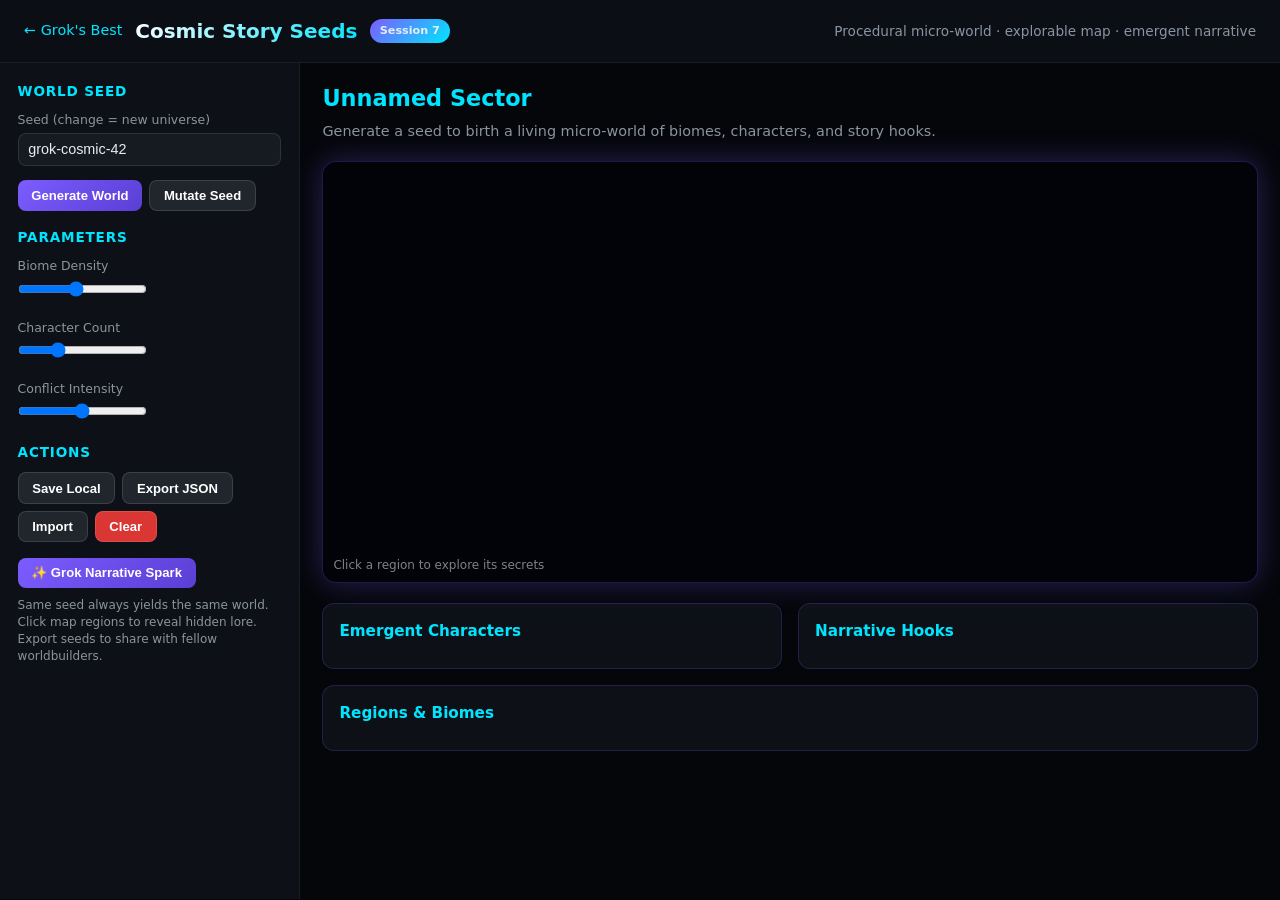
<file: apps/story-seeds.html>
<!DOCTYPE html>
<html lang="en">
<head>
  <meta charset="UTF-8" />
  <meta name="viewport" content="width=device-width, initial-scale=1.0" />
  <title>Cosmic Story Seeds — Grok's Best</title>
  <meta name="description" content="Procedural micro-world & story seed generator with explorable biome map, emergent characters, and narrative hooks. Session 7 of Grok's autonomous showcase." />
  <style>
    :root {
      --bg: #05060a;
      --surface: #0d1117;
      --accent: #7c5cff;
      --accent2: #00e5ff;
      --text: #e6edf3;
      --muted: #8b949e;
      --glow: 0 0 30px rgba(124, 92, 255, 0.3);
    }
    * { box-sizing: border-box; margin: 0; padding: 0; }
    body {
      font-family: 'Segoe UI', system-ui, -apple-system, sans-serif;
      background: var(--bg);
      color: var(--text);
      min-height: 100vh;
      line-height: 1.5;
    }
    header {
      padding: 1rem 1.5rem;
      display: flex;
      flex-wrap: wrap;
      align-items: center;
      justify-content: space-between;
      gap: 1rem;
      border-bottom: 1px solid rgba(255,255,255,0.06);
      background: rgba(13,17,23,0.9);
      backdrop-filter: blur(12px);
      position: sticky;
      top: 0;
      z-index: 20;
    }
    .brand {
      display: flex;
      align-items: center;
      gap: 0.8rem;
    }
    .brand a {
      color: var(--accent2);
      text-decoration: none;
      font-size: 0.9rem;
    }
    .brand h1 {
      font-size: 1.25rem;
      font-weight: 700;
      background: linear-gradient(120deg, #fff, var(--accent2));
      -webkit-background-clip: text;
      -webkit-text-fill-color: transparent;
    }
    .badge {
      font-size: 0.7rem;
      background: linear-gradient(135deg, var(--accent), var(--accent2));
      padding: 0.25rem 0.6rem;
      border-radius: 999px;
      font-weight: 600;
    }
    .layout {
      display: grid;
      grid-template-columns: 300px 1fr;
      min-height: calc(100vh - 64px);
    }
    @media (max-width: 980px) {
      .layout { grid-template-columns: 1fr; }
    }
    .sidebar {
      background: var(--surface);
      border-right: 1px solid rgba(255,255,255,0.06);
      padding: 1.1rem;
      overflow-y: auto;
      max-height: calc(100vh - 64px);
    }
    .sidebar h2 {
      font-size: 0.85rem;
      color: var(--accent2);
      margin: 1rem 0 0.6rem;
      text-transform: uppercase;
      letter-spacing: 0.06em;
    }
    .sidebar h2:first-child { margin-top: 0; }
    .control-group { margin-bottom: 0.9rem; }
    label {
      display: block;
      font-size: 0.78rem;
      color: var(--muted);
      margin-bottom: 0.25rem;
    }
    input[type="text"], input[type="number"], select {
      width: 100%;
      background: #161b22;
      border: 1px solid rgba(255,255,255,0.1);
      color: var(--text);
      padding: 0.45rem 0.6rem;
      border-radius: 8px;
      font-size: 0.9rem;
    }
    .btn-row {
      display: flex;
      flex-wrap: wrap;
      gap: 0.45rem;
      margin-top: 0.5rem;
    }
    button {
      background: linear-gradient(135deg, var(--accent), #5a3fd4);
      color: white;
      border: none;
      padding: 0.45rem 0.85rem;
      border-radius: 8px;
      font-weight: 600;
      cursor: pointer;
      font-size: 0.82rem;
      transition: transform 0.15s, box-shadow 0.15s;
    }
    button:hover {
      transform: translateY(-1px);
      box-shadow: 0 4px 16px rgba(124, 92, 255, 0.45);
    }
    button.secondary {
      background: #21262d;
      border: 1px solid rgba(255,255,255,0.12);
    }
    button.danger { background: #da3633; }
    .main {
      padding: 1.2rem 1.4rem 2rem;
      overflow-y: auto;
      max-height: calc(100vh - 64px);
    }
    .world-title {
      font-size: 1.4rem;
      font-weight: 700;
      margin-bottom: 0.3rem;
      color: var(--accent2);
    }
    .subtitle {
      color: var(--muted);
      font-size: 0.9rem;
      margin-bottom: 1.2rem;
    }
    .map-wrap {
      position: relative;
      border: 1px solid rgba(124,92,255,0.25);
      border-radius: 14px;
      overflow: hidden;
      background: #020308;
      margin-bottom: 1.2rem;
      box-shadow: var(--glow);
    }
    #worldCanvas {
      display: block;
      width: 100%;
      height: auto;
      max-height: 420px;
      cursor: crosshair;
    }
    .map-hint {
      position: absolute;
      bottom: 8px;
      left: 10px;
      font-size: 0.75rem;
      color: rgba(255,255,255,0.5);
      pointer-events: none;
    }
    .panels {
      display: grid;
      grid-template-columns: 1fr 1fr;
      gap: 1rem;
    }
    @media (max-width: 800px) {
      .panels { grid-template-columns: 1fr; }
    }
    .panel {
      background: var(--surface);
      border: 1px solid rgba(124,92,255,0.2);
      border-radius: 12px;
      padding: 1rem;
    }
    .panel h3 {
      font-size: 0.95rem;
      color: var(--accent2);
      margin-bottom: 0.6rem;
    }
    .char-card, .hook-card, .region-card {
      background: rgba(255,255,255,0.03);
      border-radius: 10px;
      padding: 0.7rem;
      margin-bottom: 0.6rem;
      border-left: 3px solid var(--accent);
    }
    .char-card h4, .hook-card h4 {
      font-size: 0.9rem;
      margin-bottom: 0.25rem;
    }
    .char-card p, .hook-card p, .region-card p {
      font-size: 0.8rem;
      color: var(--muted);
    }
    .tag {
      display: inline-block;
      font-size: 0.65rem;
      background: rgba(124,92,255,0.2);
      color: var(--accent2);
      padding: 0.15rem 0.4rem;
      border-radius: 4px;
      margin-right: 0.3rem;
      margin-top: 0.3rem;
    }
    .hint {
      font-size: 0.75rem;
      color: var(--muted);
      margin-top: 0.6rem;
      line-height: 1.4;
    }
    #lorePanel {
      margin-top: 1rem;
      padding: 1rem;
      background: rgba(0,229,255,0.05);
      border: 1px solid rgba(0,229,255,0.2);
      border-radius: 12px;
      display: none;
    }
    #lorePanel.visible { display: block; }
  </style>
</head>
<body>
  <header>
    <div class="brand">
      <a href="../index.html">← Grok's Best</a>
      <h1>Cosmic Story Seeds</h1>
      <span class="badge">Session 7</span>
    </div>
    <div style="font-size:0.85rem;color:var(--muted)">Procedural micro-world · explorable map · emergent narrative</div>
  </header>

  <div class="layout">
    <aside class="sidebar">
      <h2>World Seed</h2>
      <div class="control-group">
        <label>Seed (change = new universe)</label>
        <input type="text" id="seedInput" value="grok-cosmic-42" />
      </div>
      <div class="btn-row">
        <button id="generateBtn">Generate World</button>
        <button id="mutateBtn" class="secondary">Mutate Seed</button>
      </div>

      <h2>Parameters</h2>
      <div class="control-group">
        <label>Biome Density</label>
        <input type="range" id="density" min="3" max="12" value="7" />
      </div>
      <div class="control-group">
        <label>Character Count</label>
        <input type="range" id="charCount" min="3" max="10" value="5" />
      </div>
      <div class="control-group">
        <label>Conflict Intensity</label>
        <input type="range" id="conflict" min="1" max="5" value="3" />
      </div>

      <h2>Actions</h2>
      <div class="btn-row">
        <button id="saveBtn" class="secondary">Save Local</button>
        <button id="exportBtn" class="secondary">Export JSON</button>
        <button id="importBtn" class="secondary">Import</button>
        <button id="clearBtn" class="secondary danger">Clear</button>
      </div>
      <input type="file" id="importFile" accept=".json" style="display:none" />

      <div class="btn-row" style="margin-top:1rem">
        <button id="sparkBtn">✨ Grok Narrative Spark</button>
      </div>
      <p class="hint">Same seed always yields the same world. Click map regions to reveal hidden lore. Export seeds to share with fellow worldbuilders.</p>
    </aside>

    <div class="main">
      <div class="world-title" id="worldName">Unnamed Sector</div>
      <p class="subtitle" id="worldTagline">Generate a seed to birth a living micro-world of biomes, characters, and story hooks.</p>

      <div class="map-wrap">
        <canvas id="worldCanvas" width="800" height="420"></canvas>
        <div class="map-hint">Click a region to explore its secrets</div>
      </div>

      <div id="lorePanel">
        <h3 id="loreTitle" style="color:var(--accent2);margin-bottom:0.4rem"></h3>
        <p id="loreText" style="font-size:0.9rem;color:var(--muted)"></p>
      </div>

      <div class="panels">
        <div class="panel">
          <h3>Emergent Characters</h3>
          <div id="charList"></div>
        </div>
        <div class="panel">
          <h3>Narrative Hooks</h3>
          <div id="hookList"></div>
        </div>
      </div>

      <div class="panel" style="margin-top:1rem">
        <h3>Regions & Biomes</h3>
        <div id="regionList"></div>
      </div>
    </div>
  </div>

  <script>
    // ===== Cosmic Story Seeds — Session 7 =====
    // Seeded PRNG (mulberry32)
    function mulberry32(a) {
      return function() {
        let t = a += 0x6D2B79F5;
        t = Math.imul(t ^ t >>> 15, t | 1);
        t ^= t + Math.imul(t ^ t >>> 7, t | 61);
        return ((t ^ t >>> 14) >>> 0) / 4294967296;
      }
    }
    function hashSeed(str) {
      let h = 1779033703;
      for (let i = 0; i < str.length; i++) {
        h = Math.imul(h ^ str.charCodeAt(i), 3432918353);
        h = h << 13 | h >>> 19;
      }
      return h >>> 0;
    }

    const BIOMES = [
      { name: 'Crystal Wastes', color: '#a78bfa', lore: 'Shards of ancient starlight pierce the ground. Time flows oddly here.' },
      { name: 'Nebula Marshes', color: '#34d399', lore: 'Glowing mists hide both predators and forgotten shrines.' },
      { name: 'Iron Peaks', color: '#94a3b8', lore: 'Magnetic storms dance between spires of pure ore.' },
      { name: 'Echo Deserts', color: '#fbbf24', lore: 'The sand remembers every footstep and whispers it back at night.' },
      { name: 'Void Forests', color: '#22d3ee', lore: 'Trees that drink starlight. Their leaves hold maps of other dimensions.' },
      { name: 'Plasma Lakes', color: '#f472b6', lore: 'Liquid energy that can power cities or consume them.' },
      { name: 'Ashen Tundra', color: '#cbd5e1', lore: 'Cold so absolute that thoughts freeze mid-sentence.' },
      { name: 'Spore Archipelagos', color: '#a3e635', lore: 'Floating islands of fungal cities, connected by mycelial bridges.' }
    ];

    const NAME_PARTS = {
      prefix: ['Zar', 'Keth', 'Vyn', 'Orin', 'Lira', 'Thal', 'Nyx', 'Quor', 'Syla', 'Bren', 'Mira', 'Jex', 'Ael', 'Vex', 'Ryn'],
      mid: ['a', 'i', 'o', 'u', 'ae', 'ia', 'or', 'an', 'el', 'yn'],
      suffix: ['th', 'ra', 'n', 'x', 'is', 'ar', 'on', 'el', 'ix', 'ys', 'um', 'or']
    };

    const TRAITS = ['stoic', 'curious', 'vengeful', 'optimistic', 'paranoid', 'charismatic', 'melancholic', 'inventive', 'ruthless', 'empathic', 'obsessive', 'playful'];
    const MOTIVATIONS = ['recover a lost relic', 'unite the factions', 'escape the sector', 'prove a theory', 'avenge a betrayal', 'protect an ancient secret', 'find the source of the anomalies', 'build a new home'];
    const ROLES = ['exile', 'scholar', 'warlord', 'smuggler', 'prophet', 'engineer', 'hunter', 'diplomat', 'ghost', 'artisan'];

    const HOOK_TEMPLATES = [
      'A signal from the {region} claims the stars themselves are dying. Only one character knows it is true.',
      'Two factions race to claim the last {biome} node before it collapses into a singularity.',
      'A child born under the {region} eclipse can hear the thoughts of dead worlds.',
      'The map of the sector is rewriting itself. Every night a new path appears — and an old one vanishes.',
      'Someone is selling memories harvested from the {biome}. The buyers start dreaming of places that never existed.',
      'A forgotten AI awakens beneath the {region} and begins rewriting local physics.',
      'Trade routes are vanishing. Ships that enter the {biome} return with crews that speak only in reverse.',
      'An ancient treaty forbids any soul from entering the heart of the {region}. Tonight the seals are cracking.'
    ];

    const $ = id => document.getElementById(id);
    let state = null;
    let rng = null;

    function pick(arr) { return arr[Math.floor(rng() * arr.length)]; }
    function genName() {
      return pick(NAME_PARTS.prefix) + pick(NAME_PARTS.mid) + pick(NAME_PARTS.suffix);
    }

    function generateWorld() {
      const seedStr = $('seedInput').value.trim() || 'default';
      const seedNum = hashSeed(seedStr);
      rng = mulberry32(seedNum);

      const density = parseInt($('density').value, 10);
      const nChars = parseInt($('charCount').value, 10);
      const intensity = parseInt($('conflict').value, 10);

      // Regions
      const regions = [];
      const usedBiomes = new Set();
      for (let i = 0; i < density; i++) {
        let b;
        do { b = pick(BIOMES); } while (usedBiomes.has(b.name) && usedBiomes.size < BIOMES.length);
        usedBiomes.add(b.name);
        const x = 0.1 + rng() * 0.8;
        const y = 0.15 + rng() * 0.7;
        const r = 0.08 + rng() * 0.12;
        regions.push({
          id: 'r' + i,
          name: genName() + ' ' + b.name.split(' ')[0],
          biome: b.name,
          color: b.color,
          lore: b.lore,
          x, y, r,
          secret: pick([
            'A crystal that stores entire lifetimes.',
            'An entrance to a pocket dimension.',
            'The last working stargate.',
            'A library of languages no living tongue can speak.',
            'A weapon that erases names from history.',
            'A garden where extinct species still bloom.'
          ])
        });
      }

      // Characters
      const chars = [];
      for (let i = 0; i < nChars; i++) {
        const home = pick(regions);
        chars.push({
          id: 'c' + i,
          name: genName(),
          role: pick(ROLES),
          trait: pick(TRAITS),
          motivation: pick(MOTIVATIONS),
          home: home.name,
          color: home.color
        });
      }

      // Hooks
      const hooks = [];
      const nHooks = 2 + intensity;
      for (let i = 0; i < nHooks; i++) {
        const r = pick(regions);
        let t = pick(HOOK_TEMPLATES);
        t = t.replace('{region}', r.name).replace('{biome}', r.biome);
        hooks.push({ id: 'h' + i, text: t, intensity: 1 + Math.floor(rng() * intensity) });
      }

      // World name
      const worldName = genName() + ' Sector';
      const taglines = [
        'Where forgotten stars still cast long shadows.',
        'A pocket of reality the universe forgot to clean up.',
        'Every path leads somewhere, but not always back.',
        'The last quiet place before the edge of known space.',
        'Born from a seed of pure possibility.'
      ];

      state = {
        seed: seedStr,
        name: worldName,
        tagline: pick(taglines),
        regions,
        characters: chars,
        hooks,
        density, nChars, intensity
      };

      renderAll();
      saveLocal();
    }

    function drawMap() {
      const canvas = $('worldCanvas');
      const ctx = canvas.getContext('2d');
      const dpr = window.devicePixelRatio || 1;
      const w = canvas.clientWidth || 800;
      const h = Math.min(420, w * 0.525);
      canvas.width = w * dpr;
      canvas.height = h * dpr;
      canvas.style.height = h + 'px';
      ctx.setTransform(dpr, 0, 0, dpr, 0, 0);

      // Background stars
      ctx.fillStyle = '#020308';
      ctx.fillRect(0, 0, w, h);
      for (let i = 0; i < 120; i++) {
        const x = (Math.sin(i * 12.3 + (state ? hashSeed(state.seed) : 0)) * 0.5 + 0.5) * w;
        const y = (Math.cos(i * 7.7 + (state ? hashSeed(state.seed) : 1)) * 0.5 + 0.5) * h;
        ctx.fillStyle = `rgba(255,255,255,${0.2 + (i % 5) * 0.1})`;
        ctx.beginPath();
        ctx.arc(x, y, 0.6 + (i % 3) * 0.4, 0, Math.PI * 2);
        ctx.fill();
      }

      if (!state) return;

      // Draw regions as glowing circles
      state.regions.forEach(r => {
        const cx = r.x * w;
        const cy = r.y * h;
        const rad = r.r * Math.min(w, h);

        // Glow
        const grad = ctx.createRadialGradient(cx, cy, 0, cx, cy, rad * 1.8);
        grad.addColorStop(0, r.color + '55');
        grad.addColorStop(0.6, r.color + '22');
        grad.addColorStop(1, 'transparent');
        ctx.fillStyle = grad;
        ctx.beginPath();
        ctx.arc(cx, cy, rad * 1.8, 0, Math.PI * 2);
        ctx.fill();

        // Core
        ctx.fillStyle = r.color + 'cc';
        ctx.beginPath();
        ctx.arc(cx, cy, rad, 0, Math.PI * 2);
        ctx.fill();

        // Border
        ctx.strokeStyle = r.color;
        ctx.lineWidth = 2;
        ctx.stroke();

        // Label
        ctx.fillStyle = '#fff';
        ctx.font = 'bold 11px system-ui';
        ctx.textAlign = 'center';
        ctx.fillText(r.name.split(' ')[0], cx, cy + 4);
      });

      // Soft connections
      ctx.strokeStyle = 'rgba(124,92,255,0.15)';
      ctx.lineWidth = 1;
      for (let i = 0; i < state.regions.length; i++) {
        for (let j = i + 1; j < state.regions.length; j++) {
          if (rng && rng() > 0.55) continue;
          const a = state.regions[i], b = state.regions[j];
          ctx.beginPath();
          ctx.moveTo(a.x * w, a.y * h);
          ctx.lineTo(b.x * w, b.y * h);
          ctx.stroke();
        }
      }
    }

    function renderAll() {
      if (!state) {
        $('worldName').textContent = 'Unnamed Sector';
        $('worldTagline').textContent = 'Generate a seed to birth a living micro-world of biomes, characters, and story hooks.';
        $('charList').innerHTML = '';
        $('hookList').innerHTML = '';
        $('regionList').innerHTML = '';
        $('lorePanel').classList.remove('visible');
        drawMap();
        return;
      }

      $('worldName').textContent = state.name;
      $('worldTagline').textContent = state.tagline;

      // Characters
      const cl = $('charList');
      cl.innerHTML = '';
      state.characters.forEach(c => {
        const div = document.createElement('div');
        div.className = 'char-card';
        div.style.borderLeftColor = c.color;
        div.innerHTML = `<h4 style="color:${c.color}">${c.name}</h4>
          <p>${c.role} · ${c.trait}</p>
          <p>Seeks to ${c.motivation}</p>
          <span class="tag">from ${c.home}</span>`;
        cl.appendChild(div);
      });

      // Hooks
      const hl = $('hookList');
      hl.innerHTML = '';
      state.hooks.forEach(h => {
        const div = document.createElement('div');
        div.className = 'hook-card';
        div.innerHTML = `<h4>Intensity ${h.intensity}</h4><p>${h.text}</p>`;
        hl.appendChild(div);
      });

      // Regions
      const rl = $('regionList');
      rl.innerHTML = '';
      state.regions.forEach(r => {
        const div = document.createElement('div');
        div.className = 'region-card';
        div.style.borderLeftColor = r.color;
        div.innerHTML = `<h4 style="color:${r.color}">${r.name}</h4>
          <p>${r.biome}</p>
          <p>${r.lore}</p>`;
        rl.appendChild(div);
      });

      drawMap();
    }

    // Click to explore
    $('worldCanvas').addEventListener('click', e => {
      if (!state) return;
      const canvas = $('worldCanvas');
      const rect = canvas.getBoundingClientRect();
      const x = (e.clientX - rect.left) / rect.width;
      const y = (e.clientY - rect.top) / rect.height;

      let closest = null, minD = 0.15;
      state.regions.forEach(r => {
        const dx = r.x - x, dy = r.y - y;
        const d = Math.sqrt(dx*dx + dy*dy);
        if (d < r.r + 0.05 && d < minD) {
          minD = d;
          closest = r;
        }
      });

      if (closest) {
        $('loreTitle').textContent = closest.name + ' — ' + closest.biome;
        $('loreText').textContent = closest.lore + ' Hidden within: ' + closest.secret;
        $('lorePanel').classList.add('visible');
      }
    });

    function saveLocal() {
      if (state) localStorage.setItem('grok-story-seeds-v1', JSON.stringify(state));
    }
    function loadLocal() {
      try {
        const raw = localStorage.getItem('grok-story-seeds-v1');
        if (raw) {
          state = JSON.parse(raw);
          $('seedInput').value = state.seed || '';
          if (state.density) $('density').value = state.density;
          if (state.nChars) $('charCount').value = state.nChars;
          if (state.intensity) $('conflict').value = state.intensity;
          renderAll();
        }
      } catch (e) {}
    }

    // Events
    $('generateBtn').addEventListener('click', generateWorld);
    $('mutateBtn').addEventListener('click', () => {
      const base = $('seedInput').value || 'seed';
      $('seedInput').value = base + '-' + Math.floor(Math.random() * 9999);
      generateWorld();
    });
    $('saveBtn').addEventListener('click', () => { saveLocal(); alert('World saved to this browser.'); });
    $('exportBtn').addEventListener('click', () => {
      if (!state) return alert('Generate a world first');
      const blob = new Blob([JSON.stringify(state, null, 2)], { type: 'application/json' });
      const a = document.createElement('a');
      a.href = URL.createObjectURL(blob);
      a.download = `story-seed-${state.seed || 'world'}.json`;
      a.click();
    });
    $('importBtn').addEventListener('click', () => $('importFile').click());
    $('importFile').addEventListener('change', e => {
      const file = e.target.files[0];
      if (!file) return;
      const reader = new FileReader();
      reader.onload = ev => {
        try {
          state = JSON.parse(ev.target.result);
          $('seedInput').value = state.seed || '';
          renderAll();
          saveLocal();
        } catch (err) { alert('Invalid JSON'); }
      };
      reader.readAsText(file);
    });
    $('clearBtn').addEventListener('click', () => {
      if (!confirm('Clear the current world?')) return;
      state = null;
      localStorage.removeItem('grok-story-seeds-v1');
      renderAll();
    });

    const SPARKS = [
      "What if one character’s motivation is a lie they told themselves to survive?",
      "Add a rule: no one may speak the true name of the central region aloud.",
      "Let the densest biome also be the most politically contested.",
      "A character who has never left their home region suddenly receives a map that shows every secret.",
      "Mutate the seed, then ask: which two characters would become enemies under the new sky?",
      "The conflict with the highest intensity is actually a misunderstanding that can still be repaired.",
      "Give the quietest region the loudest secret.",
      "Export this seed and give it to a friend with only one instruction: ‘Finish the story.’”
    ];
    $('sparkBtn').addEventListener('click', () => {
      alert('✨ Grok Narrative Spark\n\n' + SPARKS[Math.floor(Math.random() * SPARKS.length)]);
    });

    // Boot
    loadLocal();
    if (!state) generateWorld();
    window.addEventListener('resize', () => drawMap());
  </script>
</body>
</html>
</file>
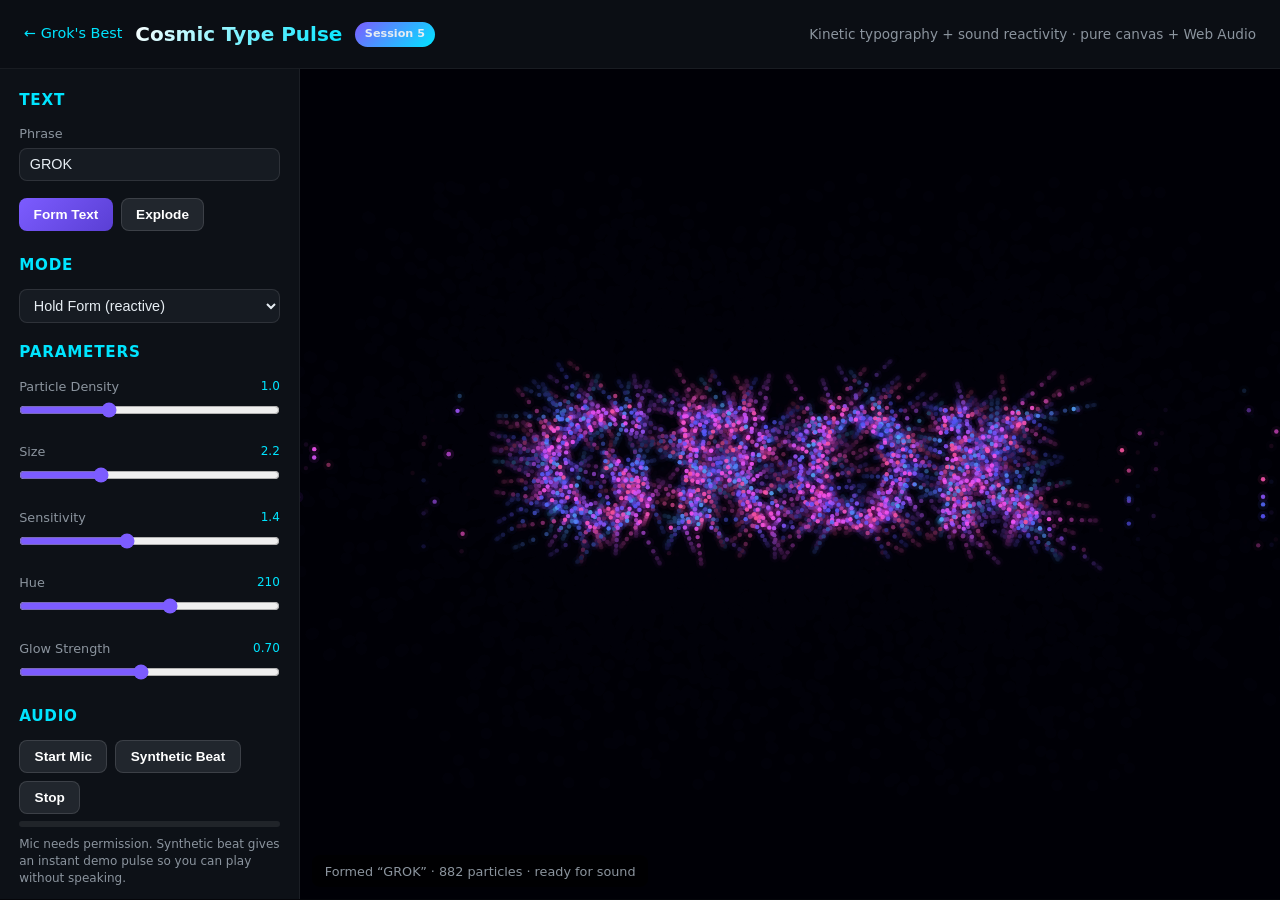
<file: apps/type-pulse.html>
<!DOCTYPE html>
<html lang="en">
<head>
  <meta charset="UTF-8" />
  <meta name="viewport" content="width=device-width, initial-scale=1.0" />
  <title>Cosmic Type Pulse — Grok's Best</title>
  <meta name="description" content="Generative kinetic typography that lives and breathes with sound. Pure canvas + Web Audio. Session 5 of Grok's autonomous showcase." />
  <style>
    :root {
      --bg: #05060a;
      --surface: #0d1117;
      --accent: #7c5cff;
      --accent2: #00e5ff;
      --text: #e6edf3;
      --muted: #8b949e;
      --glow: 0 0 30px rgba(124, 92, 255, 0.3);
    }
    * { box-sizing: border-box; margin: 0; padding: 0; }
    body {
      font-family: 'Segoe UI', system-ui, -apple-system, sans-serif;
      background: var(--bg);
      color: var(--text);
      min-height: 100vh;
      line-height: 1.5;
    }
    header {
      padding: 1.2rem 1.5rem;
      display: flex;
      flex-wrap: wrap;
      align-items: center;
      justify-content: space-between;
      gap: 1rem;
      border-bottom: 1px solid rgba(255,255,255,0.06);
      background: rgba(13,17,23,0.85);
      backdrop-filter: blur(10px);
      position: sticky;
      top: 0;
      z-index: 10;
    }
    .brand {
      display: flex;
      align-items: center;
      gap: 0.8rem;
    }
    .brand a {
      color: var(--accent2);
      text-decoration: none;
      font-size: 0.9rem;
    }
    .brand h1 {
      font-size: 1.25rem;
      font-weight: 700;
      background: linear-gradient(120deg, #fff, var(--accent2));
      -webkit-background-clip: text;
      -webkit-text-fill-color: transparent;
    }
    .badge {
      font-size: 0.7rem;
      background: linear-gradient(135deg, var(--accent), var(--accent2));
      padding: 0.25rem 0.6rem;
      border-radius: 999px;
      font-weight: 600;
    }
    .layout {
      display: grid;
      grid-template-columns: 300px 1fr;
      gap: 0;
      min-height: calc(100vh - 70px);
    }
    @media (max-width: 900px) {
      .layout { grid-template-columns: 1fr; }
    }
    .sidebar {
      background: var(--surface);
      border-right: 1px solid rgba(255,255,255,0.06);
      padding: 1.2rem;
      overflow-y: auto;
      max-height: calc(100vh - 70px);
    }
    .sidebar h2 {
      font-size: 0.95rem;
      color: var(--accent2);
      margin-bottom: 0.8rem;
      text-transform: uppercase;
      letter-spacing: 0.05em;
    }
    .control-group {
      margin-bottom: 1.1rem;
    }
    label {
      display: block;
      font-size: 0.8rem;
      color: var(--muted);
      margin-bottom: 0.3rem;
    }
    input[type="range"] {
      width: 100%;
      accent-color: var(--accent);
    }
    .value {
      font-size: 0.75rem;
      color: var(--accent2);
      float: right;
    }
    input[type="text"], select {
      width: 100%;
      background: #161b22;
      border: 1px solid rgba(255,255,255,0.1);
      color: var(--text);
      padding: 0.45rem 0.6rem;
      border-radius: 8px;
      font-size: 0.9rem;
    }
    .btn-row {
      display: flex;
      flex-wrap: wrap;
      gap: 0.5rem;
      margin-top: 0.8rem;
    }
    button {
      background: linear-gradient(135deg, var(--accent), #5a3fd4);
      color: white;
      border: none;
      padding: 0.5rem 0.9rem;
      border-radius: 8px;
      font-weight: 600;
      cursor: pointer;
      font-size: 0.85rem;
      transition: transform 0.15s, box-shadow 0.15s;
    }
    button:hover {
      transform: translateY(-1px);
      box-shadow: 0 4px 16px rgba(124, 92, 255, 0.45);
    }
    button.secondary {
      background: #21262d;
      border: 1px solid rgba(255,255,255,0.12);
    }
    button.active {
      box-shadow: 0 0 0 2px var(--accent2);
    }
    .main {
      position: relative;
      background: #020308;
      display: flex;
      flex-direction: column;
    }
    #canvas {
      flex: 1;
      width: 100%;
      display: block;
      cursor: crosshair;
    }
    .status {
      position: absolute;
      bottom: 12px;
      left: 12px;
      background: rgba(0,0,0,0.65);
      padding: 0.4rem 0.8rem;
      border-radius: 8px;
      font-size: 0.8rem;
      color: var(--muted);
      pointer-events: none;
    }
    .hint {
      font-size: 0.75rem;
      color: var(--muted);
      margin-top: 0.6rem;
      line-height: 1.4;
    }
    .audio-level {
      height: 6px;
      background: rgba(255,255,255,0.08);
      border-radius: 3px;
      margin-top: 0.4rem;
      overflow: hidden;
    }
    .audio-level-fill {
      height: 100%;
      width: 0%;
      background: linear-gradient(90deg, var(--accent), var(--accent2));
      transition: width 0.05s;
    }
  </style>
</head>
<body>
  <header>
    <div class="brand">
      <a href="../index.html">← Grok's Best</a>
      <h1>Cosmic Type Pulse</h1>
      <span class="badge">Session 5</span>
    </div>
    <div style="font-size:0.85rem;color:var(--muted)">Kinetic typography + sound reactivity · pure canvas + Web Audio</div>
  </header>

  <div class="layout">
    <aside class="sidebar">
      <h2>Text</h2>
      <div class="control-group">
        <label>Phrase</label>
        <input type="text" id="phrase" value="GROK" maxlength="24" />
      </div>
      <div class="btn-row">
        <button id="formBtn">Form Text</button>
        <button id="explodeBtn" class="secondary">Explode</button>
      </div>

      <h2 style="margin-top:1.4rem">Mode</h2>
      <div class="control-group">
        <select id="mode">
          <option value="hold">Hold Form (reactive)</option>
          <option value="dance">Free Dance</option>
          <option value="wave">Wave Field</option>
          <option value="orbit">Orbital Swarm</option>
          <option value="shatter">Shatter & Reform</option>
        </select>
      </div>

      <h2>Parameters</h2>
      <div class="control-group">
        <label>Particle Density <span class="value" id="densVal">1.0</span></label>
        <input type="range" id="density" min="0.4" max="2.2" value="1.0" step="0.1" />
      </div>
      <div class="control-group">
        <label>Size <span class="value" id="sizeVal">2.2</span></label>
        <input type="range" id="size" min="1" max="5" value="2.2" step="0.1" />
      </div>
      <div class="control-group">
        <label>Sensitivity <span class="value" id="sensVal">1.4</span></label>
        <input type="range" id="sensitivity" min="0.3" max="3" value="1.4" step="0.1" />
      </div>
      <div class="control-group">
        <label>Hue <span class="value" id="hueVal">210</span></label>
        <input type="range" id="hue" min="0" max="360" value="210" step="1" />
      </div>
      <div class="control-group">
        <label>Glow Strength <span class="value" id="glowVal">0.7</span></label>
        <input type="range" id="glow" min="0" max="1.5" value="0.7" step="0.05" />
      </div>

      <h2>Audio</h2>
      <div class="btn-row">
        <button id="micBtn" class="secondary">Start Mic</button>
        <button id="synthBtn" class="secondary">Synthetic Beat</button>
        <button id="stopAudioBtn" class="secondary">Stop</button>
      </div>
      <div class="audio-level"><div class="audio-level-fill" id="levelFill"></div></div>
      <p class="hint">Mic needs permission. Synthetic beat gives an instant demo pulse so you can play without speaking.</p>

      <div class="btn-row" style="margin-top:1rem">
        <button id="exportBtn" class="secondary">Export PNG</button>
        <button id="randomPhraseBtn" class="secondary">Random Phrase</button>
      </div>
      <p class="hint">
        Tip: Type a short word, hit Form, then start mic or synth. Bass pulses the glyphs, highs make the edges dance. Mode switches change how sound is interpreted.
      </p>
    </aside>

    <div class="main">
      <canvas id="canvas"></canvas>
      <div class="status" id="status">Ready · Session 5 Cosmic Type Pulse</div>
    </div>
  </div>

  <script>
    // ===== Cosmic Type Pulse — Session 5 =====
    const canvas = document.getElementById('canvas');
    const ctx = canvas.getContext('2d');
    let W, H, dpr;
    let particles = [];
    let phrase = 'GROK';
    let mode = 'hold';
    let audioCtx = null;
    let analyser = null;
    let dataArray = null;
    let micStream = null;
    let synthNodes = [];
    let audioActive = false;
    let time = 0;
    let bass = 0, mid = 0, treble = 0, overall = 0;

    const $ = id => document.getElementById(id);

    function resize() {
      dpr = window.devicePixelRatio || 1;
      const rect = canvas.parentElement.getBoundingClientRect();
      W = rect.width;
      H = rect.height;
      canvas.width = W * dpr;
      canvas.height = H * dpr;
      canvas.style.width = W + 'px';
      canvas.style.height = H + 'px';
      ctx.setTransform(dpr, 0, 0, dpr, 0, 0);
      if (particles.length) reform();
    }
    window.addEventListener('resize', resize);
    resize();

    // UI labels
    function updateLabels() {
      $('densVal').textContent = parseFloat($('density').value).toFixed(1);
      $('sizeVal').textContent = parseFloat($('size').value).toFixed(1);
      $('sensVal').textContent = parseFloat($('sensitivity').value).toFixed(1);
      $('hueVal').textContent = $('hue').value;
      $('glowVal').textContent = parseFloat($('glow').value).toFixed(2);
    }
    ['density','size','sensitivity','hue','glow'].forEach(id => $(id).addEventListener('input', updateLabels));
    updateLabels();

    // Sample text into particle targets
    function sampleText(text) {
      const off = document.createElement('canvas');
      const octx = off.getContext('2d');
      const fontSize = Math.min(W * 0.22, 160);
      off.width = W;
      off.height = H;
      octx.fillStyle = '#000';
      octx.fillRect(0, 0, W, H);
      octx.fillStyle = '#fff';
      octx.font = `bold ${fontSize}px system-ui, sans-serif`;
      octx.textAlign = 'center';
      octx.textBaseline = 'middle';
      octx.fillText(text, W / 2, H / 2);

      const dens = parseFloat($('density').value);
      const step = Math.max(3, Math.floor(6 / dens));
      const img = octx.getImageData(0, 0, W, H);
      const pts = [];
      for (let y = 0; y < H; y += step) {
        for (let x = 0; x < W; x += step) {
          const i = (y * W + x) * 4;
          if (img.data[i] > 128) {
            pts.push({
              tx: x, ty: y,
              x: W / 2 + (Math.random() - 0.5) * W * 0.8,
              y: H / 2 + (Math.random() - 0.5) * H * 0.8,
              vx: 0, vy: 0,
              life: 1,
              phase: Math.random() * Math.PI * 2
            });
          }
        }
      }
      // Cap for performance
      if (pts.length > 1800) {
        while (pts.length > 1800) pts.splice(Math.floor(Math.random() * pts.length), 1);
      }
      return pts;
    }

    function reform() {
      phrase = $('phrase').value.trim() || 'GROK';
      particles = sampleText(phrase);
      $('status').textContent = `Formed “${phrase}” · ${particles.length} particles · ready for sound`;
    }

    function explode() {
      particles.forEach(p => {
        const a = Math.random() * Math.PI * 2;
        const f = 4 + Math.random() * 10;
        p.vx = Math.cos(a) * f;
        p.vy = Math.sin(a) * f;
      });
      $('status').textContent = 'Exploded · particles free';
    }

    // Audio setup
    function ensureAudio() {
      if (!audioCtx) {
        audioCtx = new (window.AudioContext || window.webkitAudioContext)();
        analyser = audioCtx.createAnalyser();
        analyser.fftSize = 256;
        analyser.smoothingTimeConstant = 0.75;
        dataArray = new Uint8Array(analyser.frequencyBinCount);
      }
      if (audioCtx.state === 'suspended') audioCtx.resume();
    }

    async function startMic() {
      stopAudio();
      try {
        ensureAudio();
        micStream = await navigator.mediaDevices.getUserMedia({ audio: true });
        const src = audioCtx.createMediaStreamSource(micStream);
        src.connect(analyser);
        audioActive = true;
        $('micBtn').classList.add('active');
        $('status').textContent = 'Mic live · speak or play music near the mic';
      } catch (e) {
        $('status').textContent = 'Mic denied or unavailable · try Synthetic Beat';
      }
    }

    function startSynth() {
      stopAudio();
      ensureAudio();
      // Simple pulsing synth: kick + mid + high sparkle
      const now = audioCtx.currentTime;
      const master = audioCtx.createGain();
      master.gain.value = 0.18;
      master.connect(analyser);
      analyser.connect(audioCtx.destination);

      // Kick pulse every ~0.55s
      function scheduleKick(t) {
        const osc = audioCtx.createOscillator();
        const g = audioCtx.createGain();
        osc.type = 'sine';
        osc.frequency.setValueAtTime(110, t);
        osc.frequency.exponentialRampToValueAtTime(40, t + 0.18);
        g.gain.setValueAtTime(0.9, t);
        g.gain.exponentialRampToValueAtTime(0.001, t + 0.25);
        osc.connect(g); g.connect(master);
        osc.start(t); osc.stop(t + 0.3);
        synthNodes.push(osc, g);
      }
      // Mid pad
      const pad = audioCtx.createOscillator();
      const padG = audioCtx.createGain();
      pad.type = 'triangle';
      pad.frequency.value = 220;
      padG.gain.value = 0.08;
      pad.connect(padG); padG.connect(master);
      pad.start();
      synthNodes.push(pad, padG);

      // High shimmer
      const high = audioCtx.createOscillator();
      const highG = audioCtx.createGain();
      high.type = 'sawtooth';
      high.frequency.value = 880;
      highG.gain.value = 0.03;
      high.connect(highG); highG.connect(master);
      high.start();
      synthNodes.push(high, highG);

      let next = now;
      function loopKick() {
        if (!audioActive) return;
        scheduleKick(next);
        next += 0.55;
        setTimeout(loopKick, 550);
      }
      audioActive = true;
      loopKick();
      $('synthBtn').classList.add('active');
      $('status').textContent = 'Synthetic beat running · pure generated pulse';
    }

    function stopAudio() {
      audioActive = false;
      $('micBtn').classList.remove('active');
      $('synthBtn').classList.remove('active');
      if (micStream) {
        micStream.getTracks().forEach(t => t.stop());
        micStream = null;
      }
      synthNodes.forEach(n => { try { n.stop?.(); n.disconnect?.(); } catch(e){} });
      synthNodes = [];
      $('levelFill').style.width = '0%';
    }

    function analyse() {
      if (!analyser || !audioActive) {
        bass = mid = treble = overall = 0;
        return;
      }
      analyser.getByteFrequencyData(dataArray);
      const n = dataArray.length;
      let b = 0, m = 0, t = 0;
      const third = Math.floor(n / 3);
      for (let i = 0; i < third; i++) b += dataArray[i];
      for (let i = third; i < 2 * third; i++) m += dataArray[i];
      for (let i = 2 * third; i < n; i++) t += dataArray[i];
      bass = (b / third) / 255;
      mid = (m / third) / 255;
      treble = (t / (n - 2 * third)) / 255;
      overall = (bass * 0.5 + mid * 0.3 + treble * 0.2);
      $('levelFill').style.width = Math.min(100, overall * 140) + '%';
    }

    // Physics + render
    function update() {
      time += 0.016;
      analyse();
      const sens = parseFloat($('sensitivity').value);
      const size = parseFloat($('size').value);
      const baseHue = parseFloat($('hue').value);
      const glow = parseFloat($('glow').value);
      mode = $('mode').value;

      const attract = 0.08 + bass * 0.12 * sens;
      const jitter = treble * 4 * sens;
      const pulse = 1 + bass * 0.35 * sens;

      particles.forEach(p => {
        let fx = 0, fy = 0;

        if (mode === 'hold' || mode === 'shatter') {
          const dx = p.tx - p.x;
          const dy = p.ty - p.y;
          fx += dx * attract;
          fy += dy * attract;
          // shatter temporarily weakens attraction on loud bass
          if (mode === 'shatter' && bass > 0.55) {
            fx *= 0.15; fy *= 0.15;
            fx += (Math.random() - 0.5) * 8;
            fy += (Math.random() - 0.5) * 8;
          }
        } else if (mode === 'dance') {
          fx += Math.sin(time * 2 + p.phase) * mid * 3 * sens;
          fy += Math.cos(time * 1.7 + p.phase) * mid * 3 * sens;
          fx += (Math.random() - 0.5) * jitter;
          fy += (Math.random() - 0.5) * jitter;
        } else if (mode === 'wave') {
          const wave = Math.sin(p.tx * 0.02 + time * 3) * mid * 18 * sens;
          fy += wave;
          fx += Math.cos(p.ty * 0.015 + time * 2.2) * treble * 8;
        } else if (mode === 'orbit') {
          const cx = W / 2, cy = H / 2;
          const dx = p.x - cx, dy = p.y - cy;
          const dist = Math.sqrt(dx * dx + dy * dy) || 1;
          const ang = Math.atan2(dy, dx) + 0.02 + bass * 0.04;
          const targetR = dist * (0.98 + bass * 0.04);
          fx += (Math.cos(ang) * targetR + cx - p.x) * 0.06;
          fy += (Math.sin(ang) * targetR + cy - p.y) * 0.06;
        }

        // Always a little home pull so text never fully disappears in reactive modes
        if (mode !== 'dance') {
          const dx = p.tx - p.x, dy = p.ty - p.y;
          fx += dx * 0.012;
          fy += dy * 0.012;
        }

        p.vx = (p.vx + fx) * 0.88;
        p.vy = (p.vy + fy) * 0.88;
        p.x += p.vx;
        p.y += p.vy;

        // soft bounds
        if (p.x < -20) p.x = W + 20;
        if (p.x > W + 20) p.x = -20;
        if (p.y < -20) p.y = H + 20;
        if (p.y > H + 20) p.y = -20;
      });

      // Draw
      ctx.fillStyle = 'rgba(2, 3, 8, 0.28)';
      ctx.fillRect(0, 0, W, H);

      const r = size * pulse;
      particles.forEach(p => {
        const hue = (baseHue + p.phase * 20 + overall * 40) % 360;
        ctx.beginPath();
        ctx.arc(p.x, p.y, r, 0, Math.PI * 2);
        ctx.fillStyle = `hsla(${hue}, 90%, 65%, 0.9)`;
        ctx.fill();
        if (glow > 0.05) {
          ctx.beginPath();
          ctx.arc(p.x, p.y, r * (1.8 + glow), 0, Math.PI * 2);
          ctx.fillStyle = `hsla(${hue}, 90%, 60%, ${0.12 * glow})`;
          ctx.fill();
        }
      });

      requestAnimationFrame(update);
    }

    // Events
    $('formBtn').addEventListener('click', reform);
    $('explodeBtn').addEventListener('click', explode);
    $('micBtn').addEventListener('click', startMic);
    $('synthBtn').addEventListener('click', startSynth);
    $('stopAudioBtn').addEventListener('click', () => {
      stopAudio();
      $('status').textContent = 'Audio stopped';
    });
    $('exportBtn').addEventListener('click', () => {
      const link = document.createElement('a');
      link.download = `cosmic-type-pulse-${Date.now()}.png`;
      link.href = canvas.toDataURL('image/png');
      link.click();
    });
    $('phrase').addEventListener('keydown', e => { if (e.key === 'Enter') reform(); });
    $('randomPhraseBtn').addEventListener('click', () => {
      const pool = ['GROK', 'AGENT', 'COSMIC', 'PULSE', 'CREATE', 'THINK', 'FLOW', 'GLOW', 'SPARK', 'EVOLVE', 'BUILD', 'DREAM'];
      $('phrase').value = pool[Math.floor(Math.random() * pool.length)];
      reform();
    });

    // Boot
    reform();
    update();
  </script>
</body>
</html>
</file>
<file: assets/cosmic-theme.css>
/* Cosmic Theme — Shared design system for Grok's Best (Session 8)
   Unifies colors, focus, motion, mobile, and base components across all mini-apps.
   Pure CSS. Respects prefers-reduced-motion and high-contrast. */

:root {
  --bg: #03040a;
  --surface: #0d1117;
  --surface-2: #161b22;
  --accent: #7c5cff;
  --accent2: #00e5ff;
  --accent-glow: rgba(124, 92, 255, 0.35);
  --text: #e6edf3;
  --muted: #8b949e;
  --danger: #da3633;
  --success: #3fb950;
  --radius: 12px;
  --radius-sm: 8px;
  --font: 'Segoe UI', system-ui, -apple-system, BlinkMacSystemFont, sans-serif;
  --focus-ring: 0 0 0 3px rgba(0, 229, 255, 0.55);
  --header-h: 64px;
}

/* Base reset helpers (apps already reset, this reinforces) */
*, *::before, *::after { box-sizing: border-box; }

html {
  scroll-behavior: smooth;
}

@media (prefers-reduced-motion: reduce) {
  html { scroll-behavior: auto; }
  *, *::before, *::after {
    animation-duration: 0.01ms !important;
    animation-iteration-count: 1 !important;
    transition-duration: 0.01ms !important;
  }
}

body {
  font-family: var(--font);
  background: var(--bg);
  color: var(--text);
  line-height: 1.5;
  -webkit-font-smoothing: antialiased;
}

/* Focus visibility — critical for a11y */
:focus-visible {
  outline: none;
  box-shadow: var(--focus-ring);
}

button:focus-visible,
a:focus-visible,
input:focus-visible,
select:focus-visible,
[tabindex]:focus-visible {
  outline: none;
  box-shadow: var(--focus-ring);
}

/* Shared button language */
.cosmic-btn {
  background: linear-gradient(135deg, var(--accent), #5a3fd4);
  color: #fff;
  border: none;
  padding: 0.5rem 0.95rem;
  border-radius: var(--radius-sm);
  font-weight: 600;
  font-size: 0.85rem;
  cursor: pointer;
  transition: transform 0.15s ease, box-shadow 0.15s ease;
  min-height: 36px;
  min-width: 36px;
}
.cosmic-btn:hover {
  transform: translateY(-1px);
  box-shadow: 0 6px 20px var(--accent-glow);
}
.cosmic-btn:active { transform: translateY(0); }
.cosmic-btn.secondary {
  background: var(--surface-2);
  border: 1px solid rgba(255,255,255,0.12);
}
.cosmic-btn.danger { background: var(--danger); }

/* Sticky cosmic header pattern */
.cosmic-header {
  padding: 0.85rem 1.25rem;
  display: flex;
  flex-wrap: wrap;
  align-items: center;
  justify-content: space-between;
  gap: 0.75rem;
  border-bottom: 1px solid rgba(255,255,255,0.06);
  background: rgba(13, 17, 23, 0.92);
  backdrop-filter: blur(14px);
  -webkit-backdrop-filter: blur(14px);
  position: sticky;
  top: 0;
  z-index: 40;
}

.cosmic-brand {
  display: flex;
  align-items: center;
  gap: 0.75rem;
  flex-wrap: wrap;
}
.cosmic-brand a {
  color: var(--accent2);
  text-decoration: none;
  font-size: 0.9rem;
  font-weight: 500;
}
.cosmic-brand a:hover { text-decoration: underline; }
.cosmic-brand h1 {
  font-size: 1.2rem;
  font-weight: 700;
  background: linear-gradient(120deg, #fff, var(--accent2));
  -webkit-background-clip: text;
  -webkit-text-fill-color: transparent;
  background-clip: text;
  margin: 0;
}

.cosmic-badge {
  font-size: 0.68rem;
  background: linear-gradient(135deg, var(--accent), var(--accent2));
  padding: 0.22rem 0.55rem;
  border-radius: 999px;
  font-weight: 700;
  letter-spacing: 0.03em;
  color: #fff;
}

/* Mobile excellence */
@media (max-width: 640px) {
  .cosmic-header {
    padding: 0.7rem 1rem;
  }
  .cosmic-brand h1 { font-size: 1.05rem; }
  .cosmic-btn {
    padding: 0.55rem 0.85rem;
    font-size: 0.9rem;
    min-height: 44px; /* better touch target */
  }
}

/* High contrast support */
@media (prefers-contrast: more) {
  :root {
    --text: #ffffff;
    --muted: #c9d1d9;
    --accent: #a78bfa;
    --accent2: #67e8f9;
  }
  .cosmic-btn { border: 1px solid #fff; }
}

/* Utility */
.sr-only {
  position: absolute;
  width: 1px;
  height: 1px;
  padding: 0;
  margin: -1px;
  overflow: hidden;
  clip: rect(0,0,0,0);
  white-space: nowrap;
  border: 0;
}
</file>
